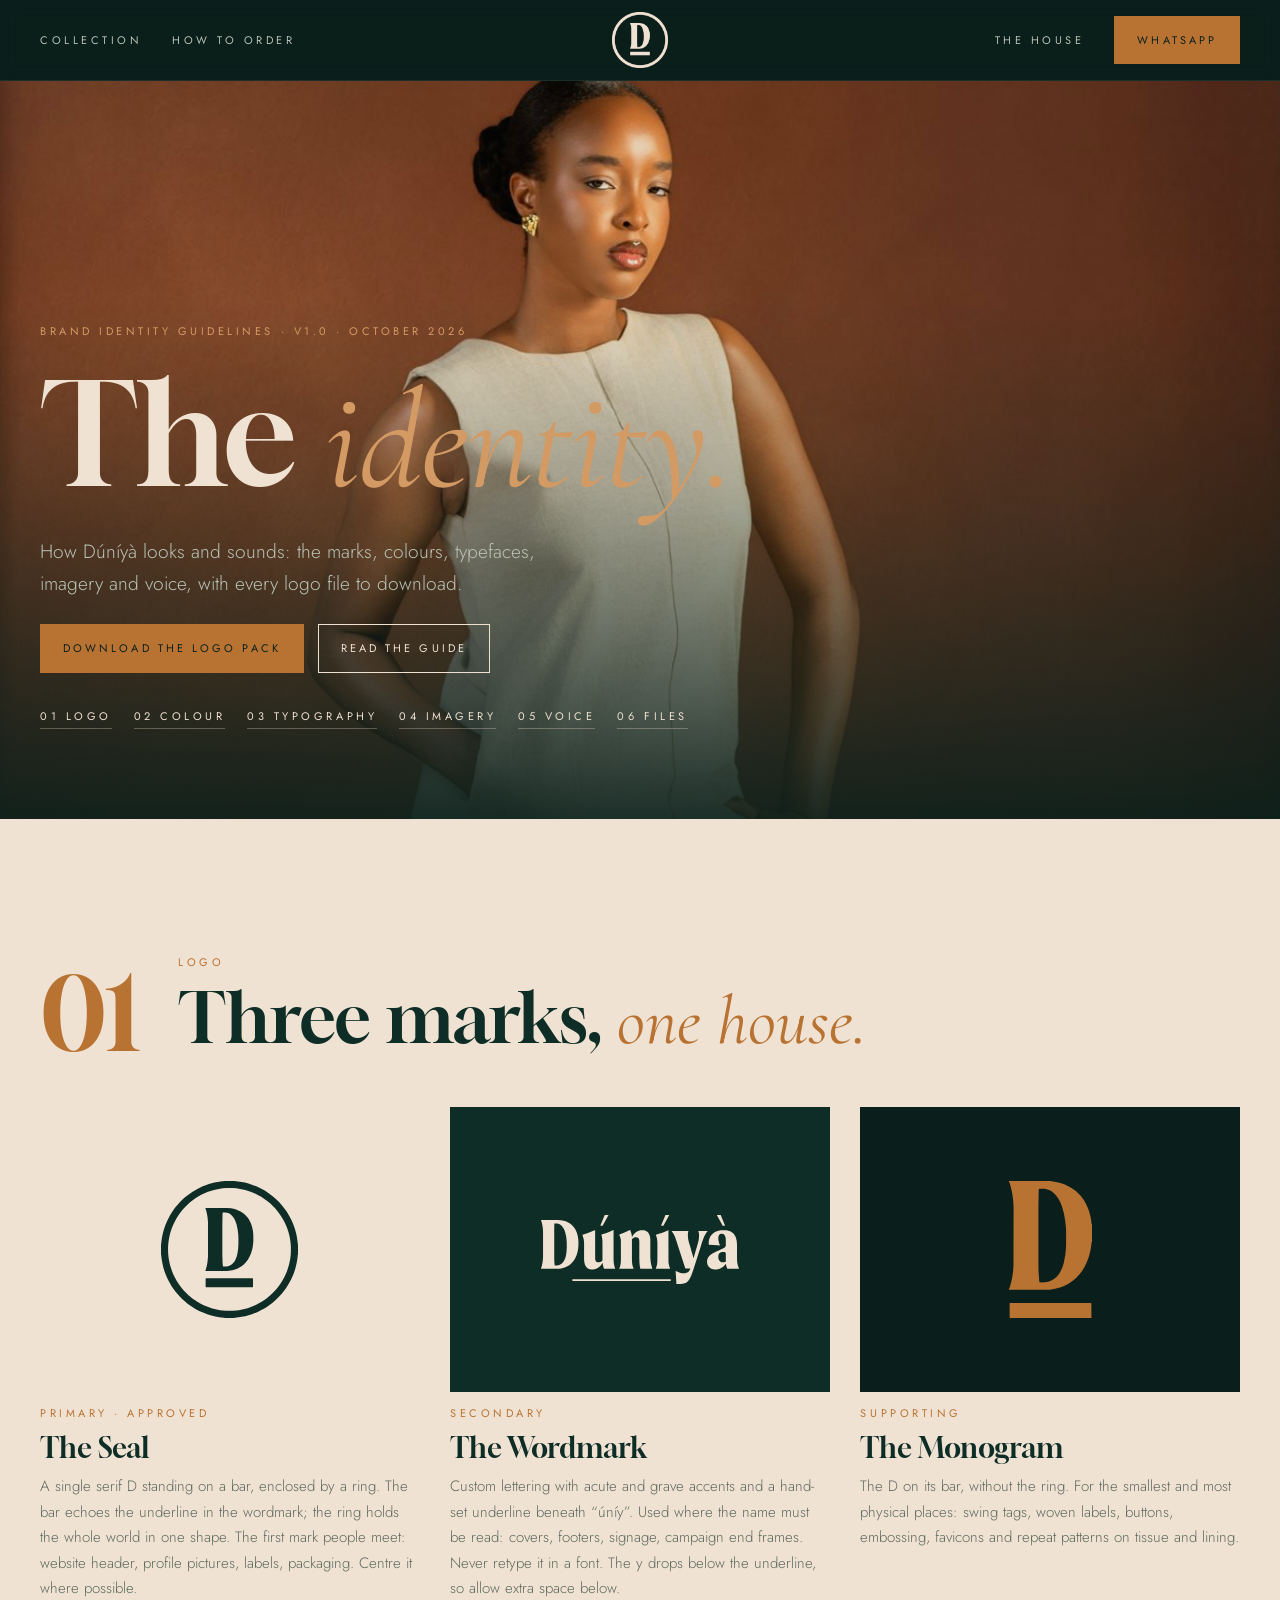
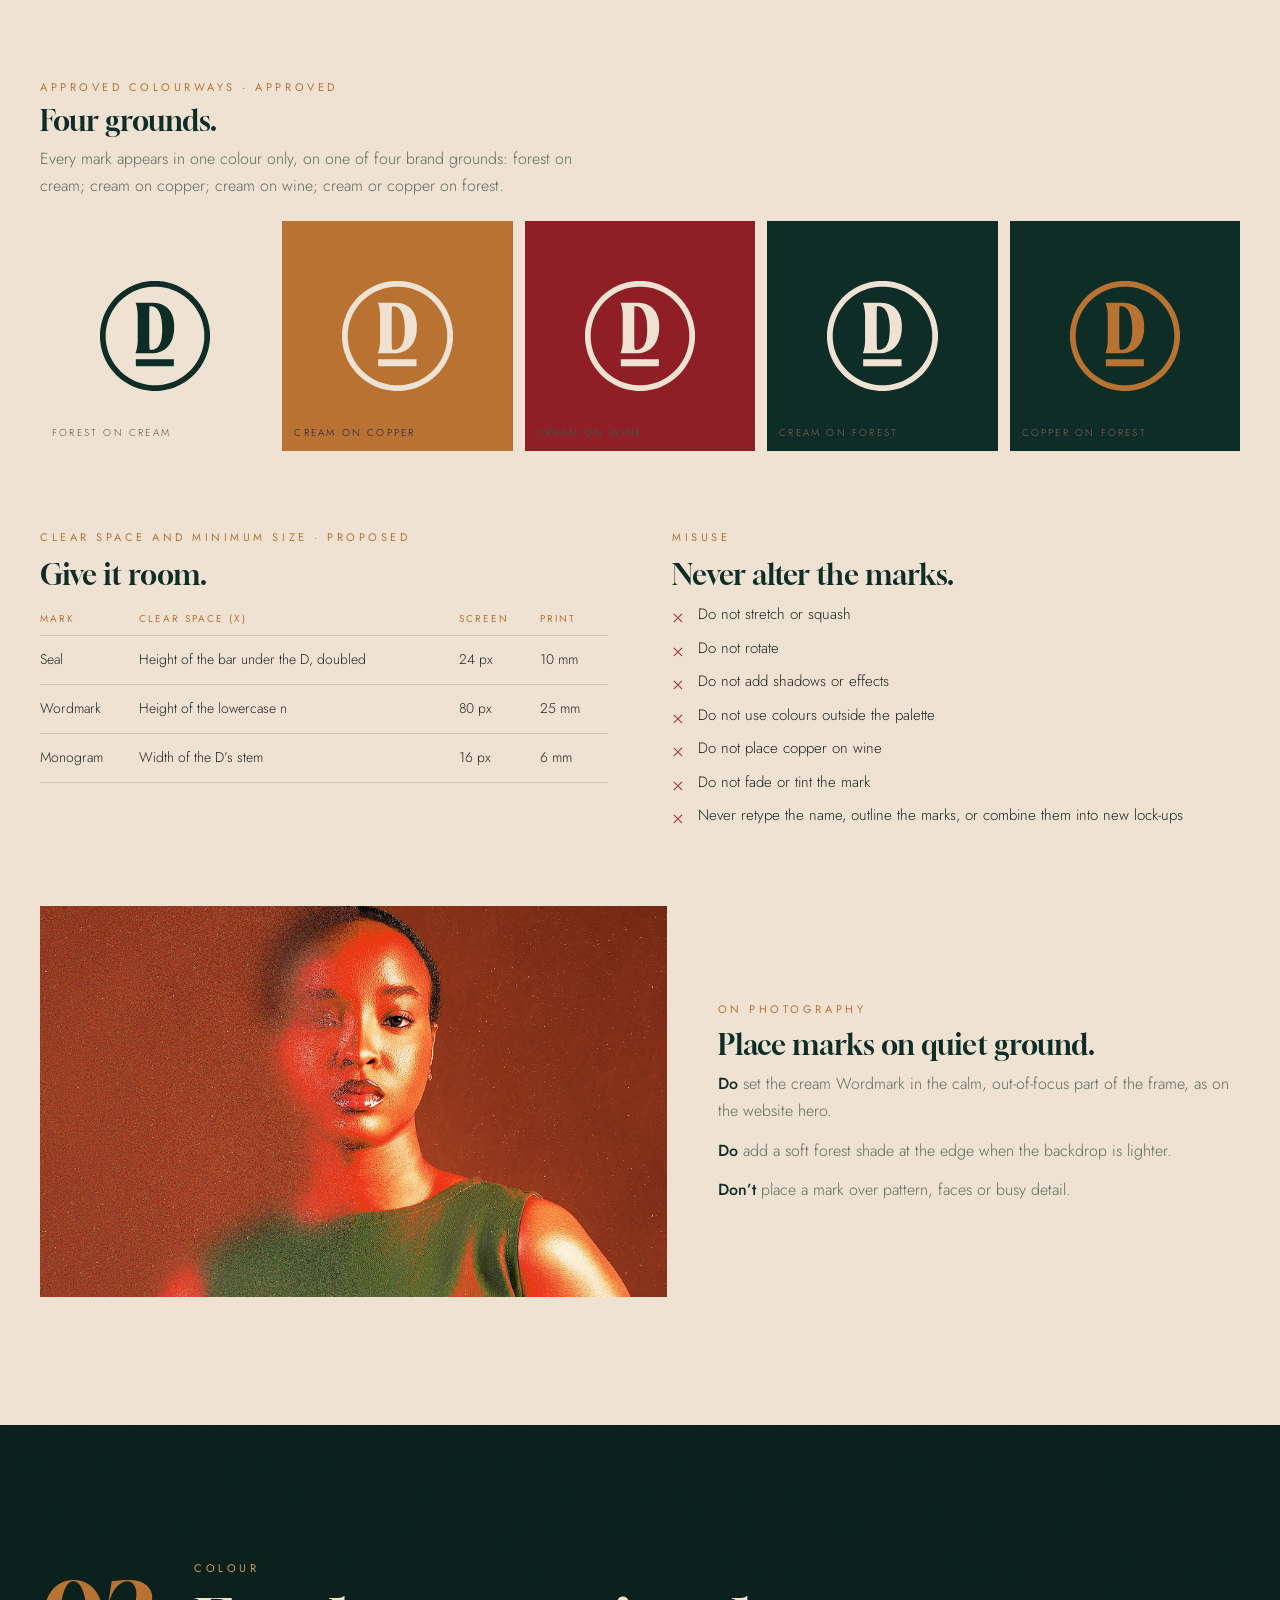
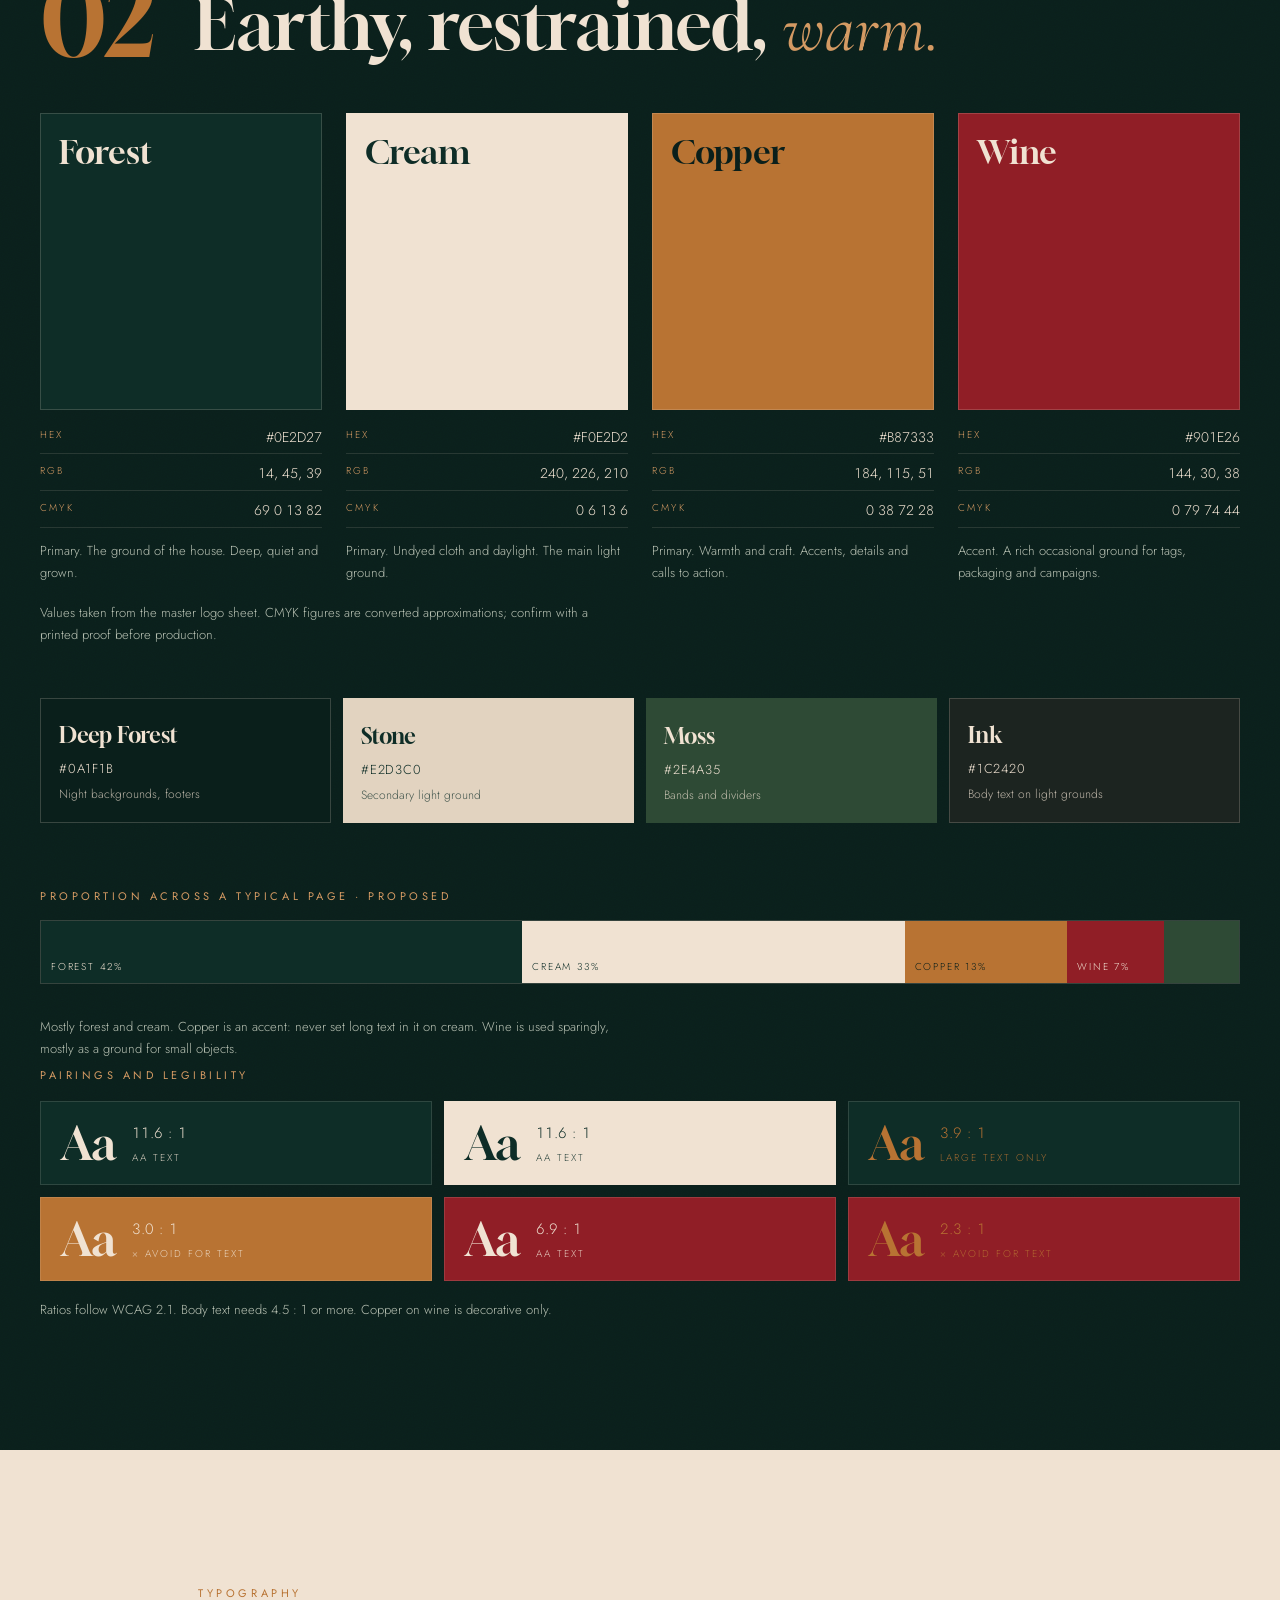
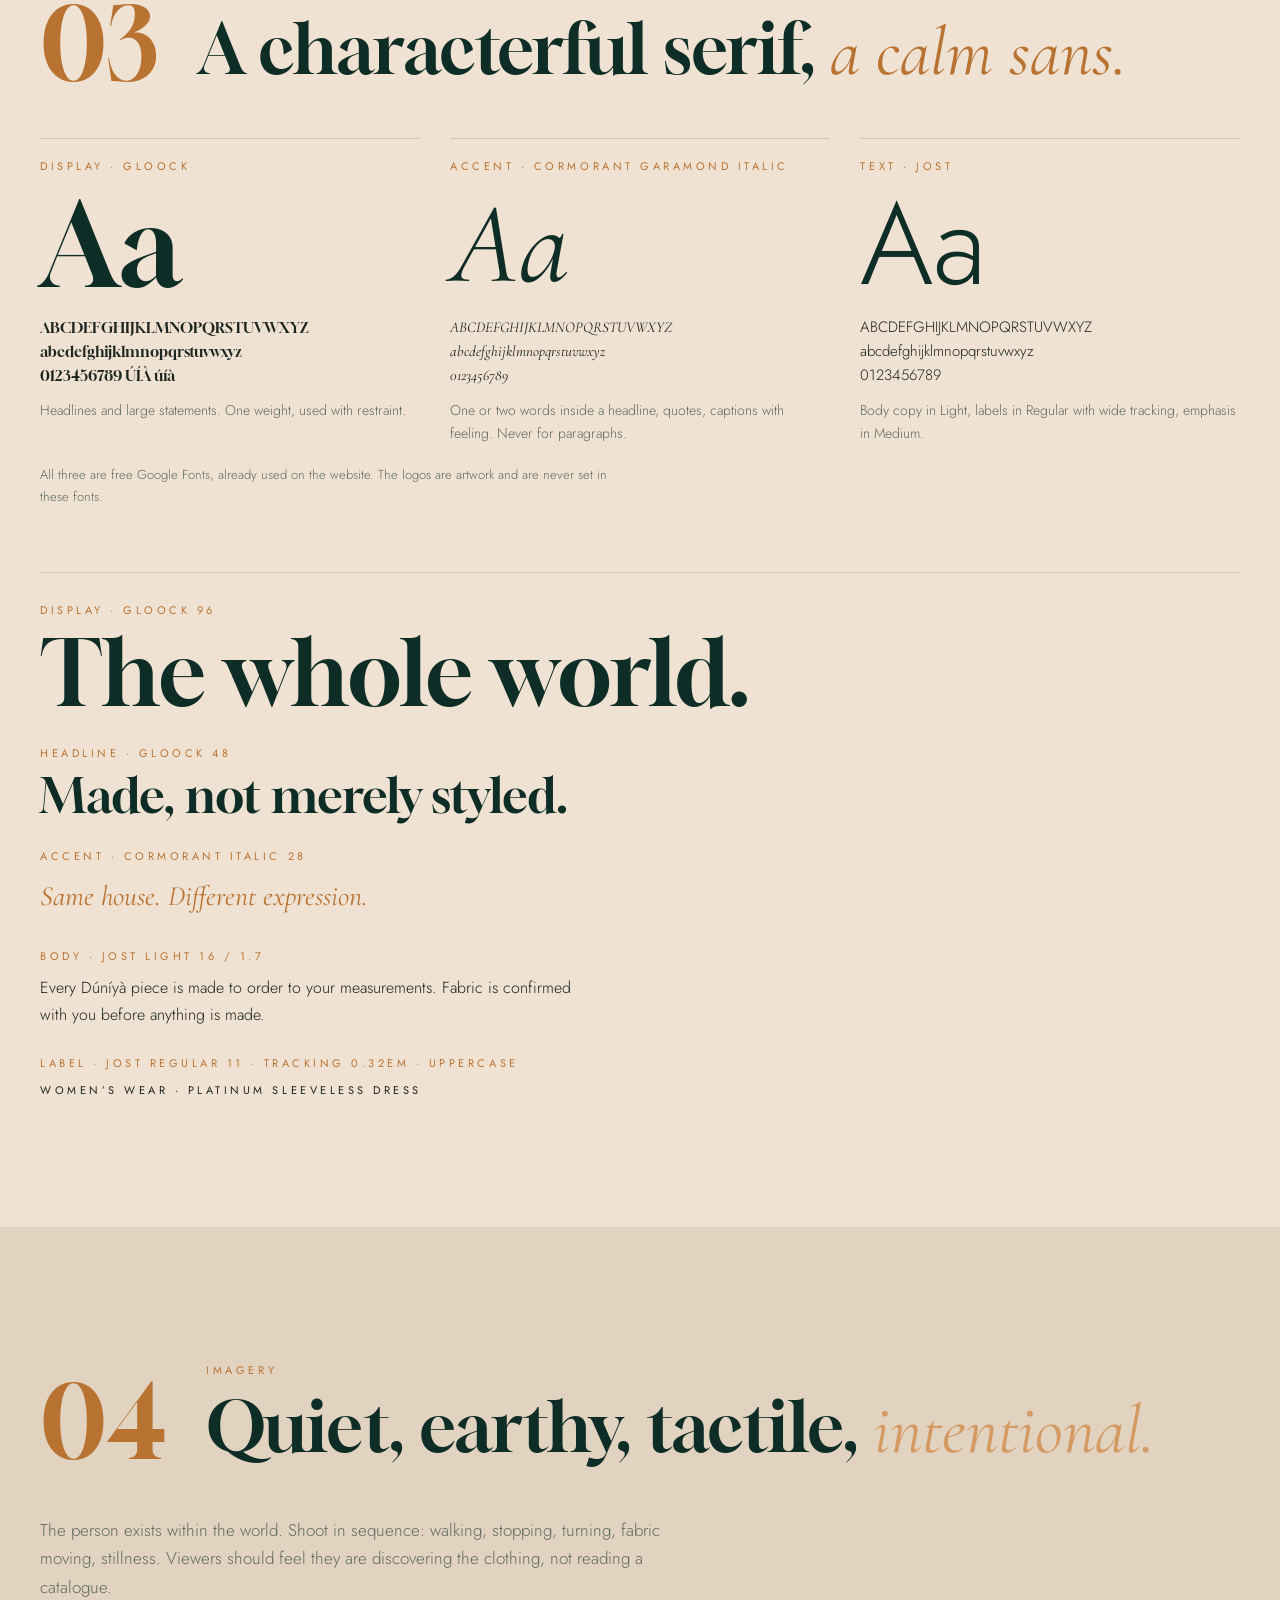
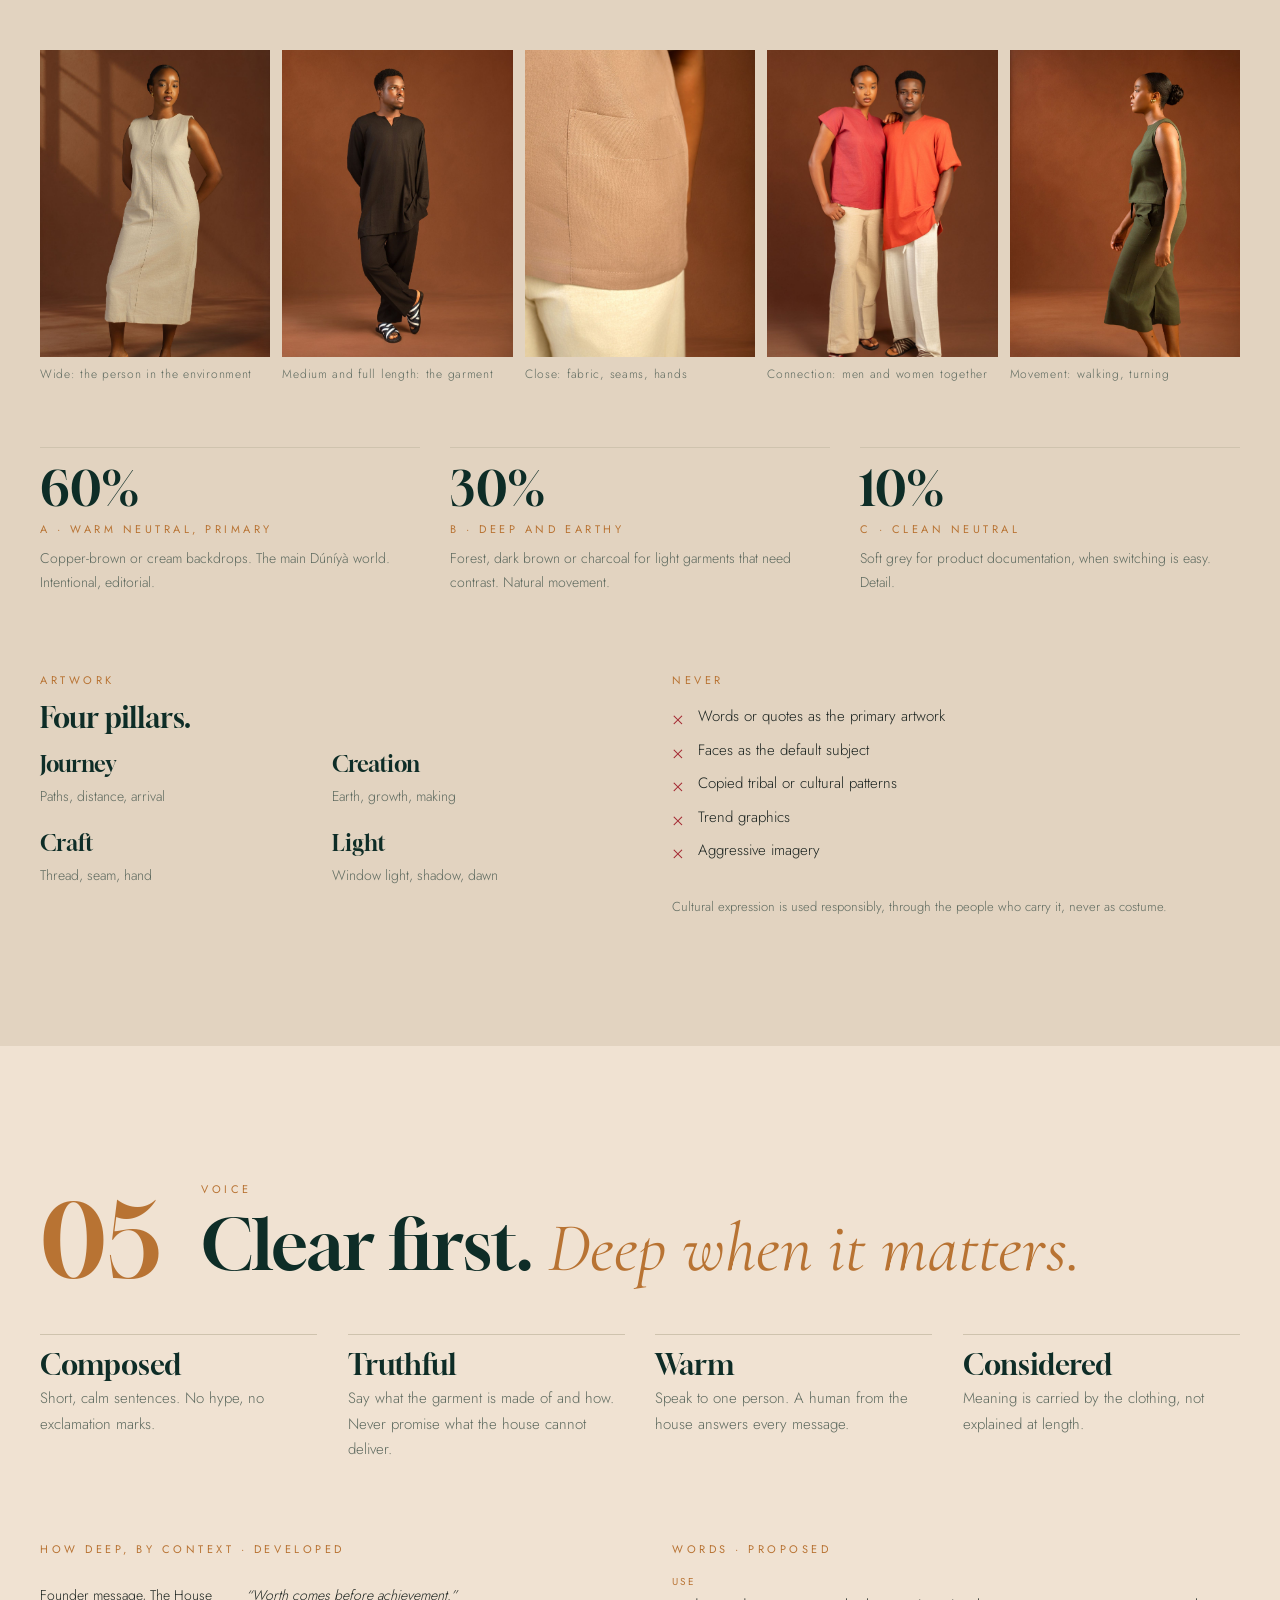
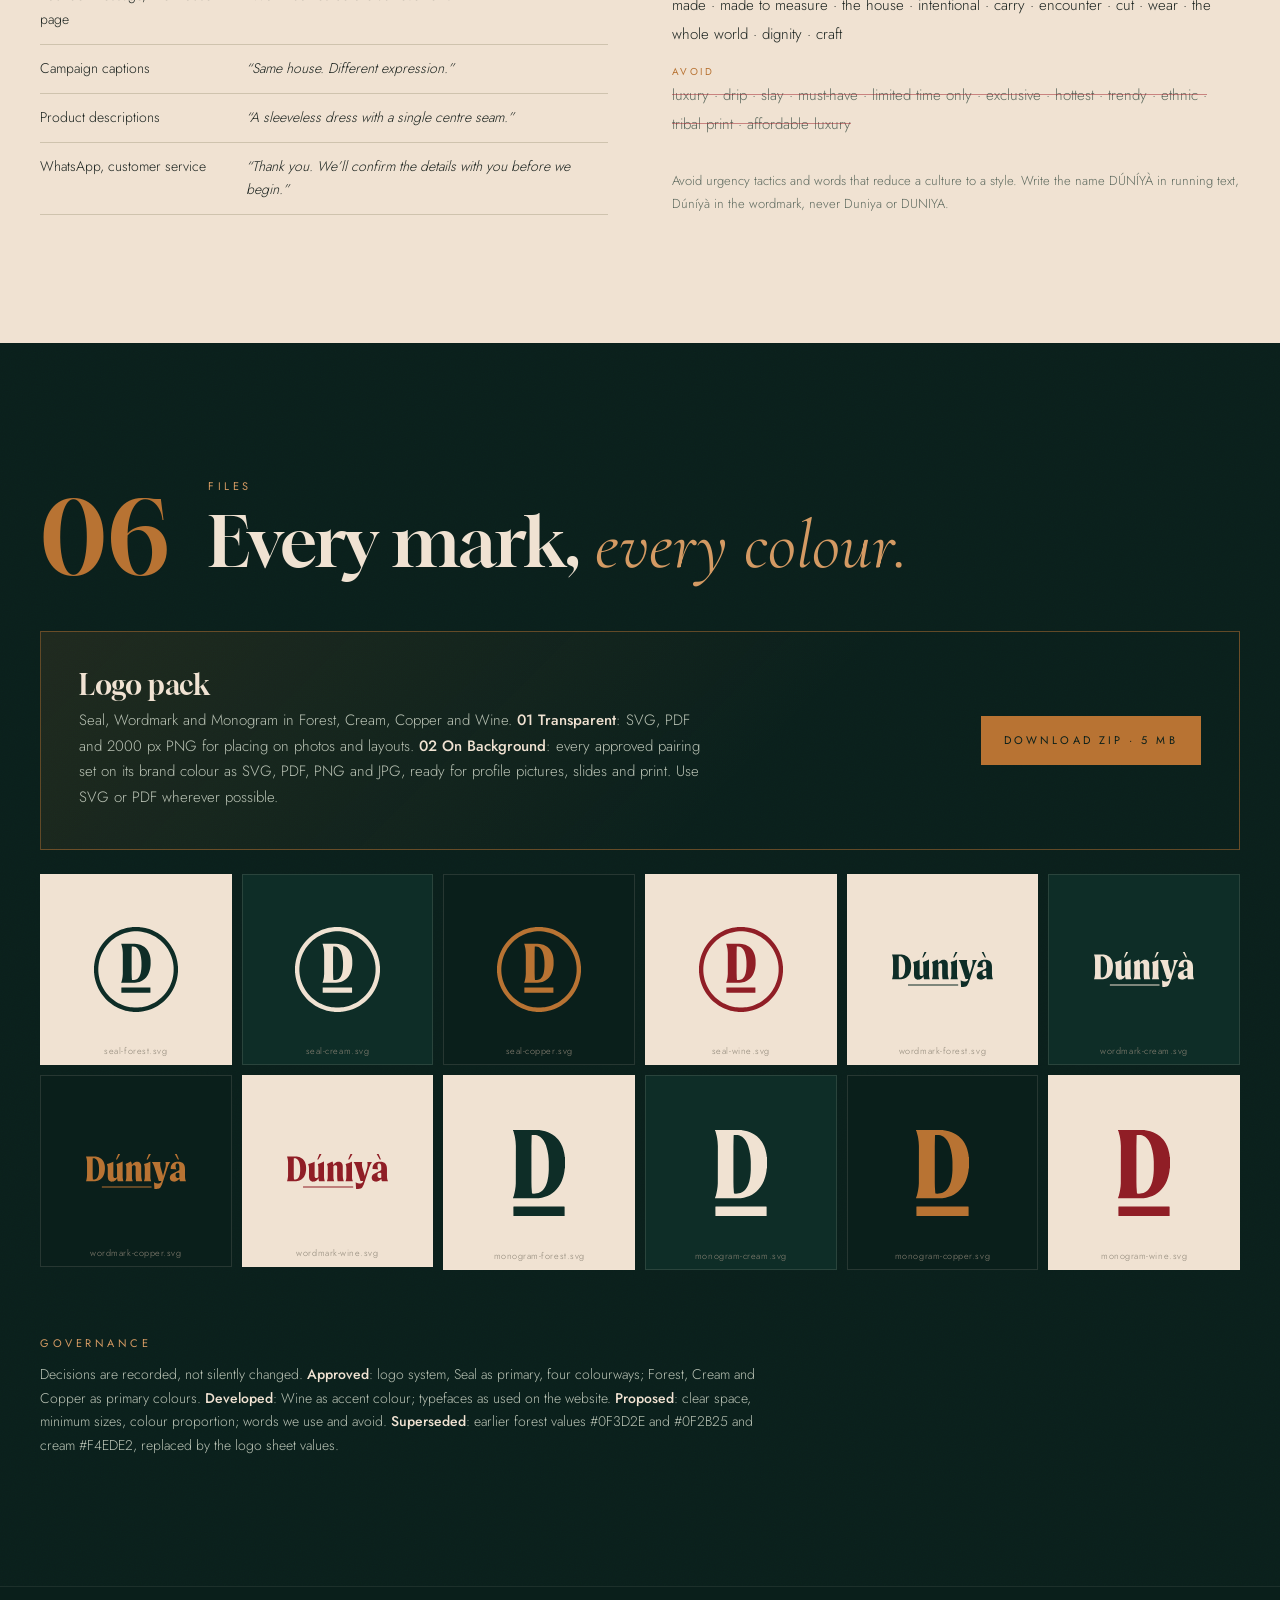
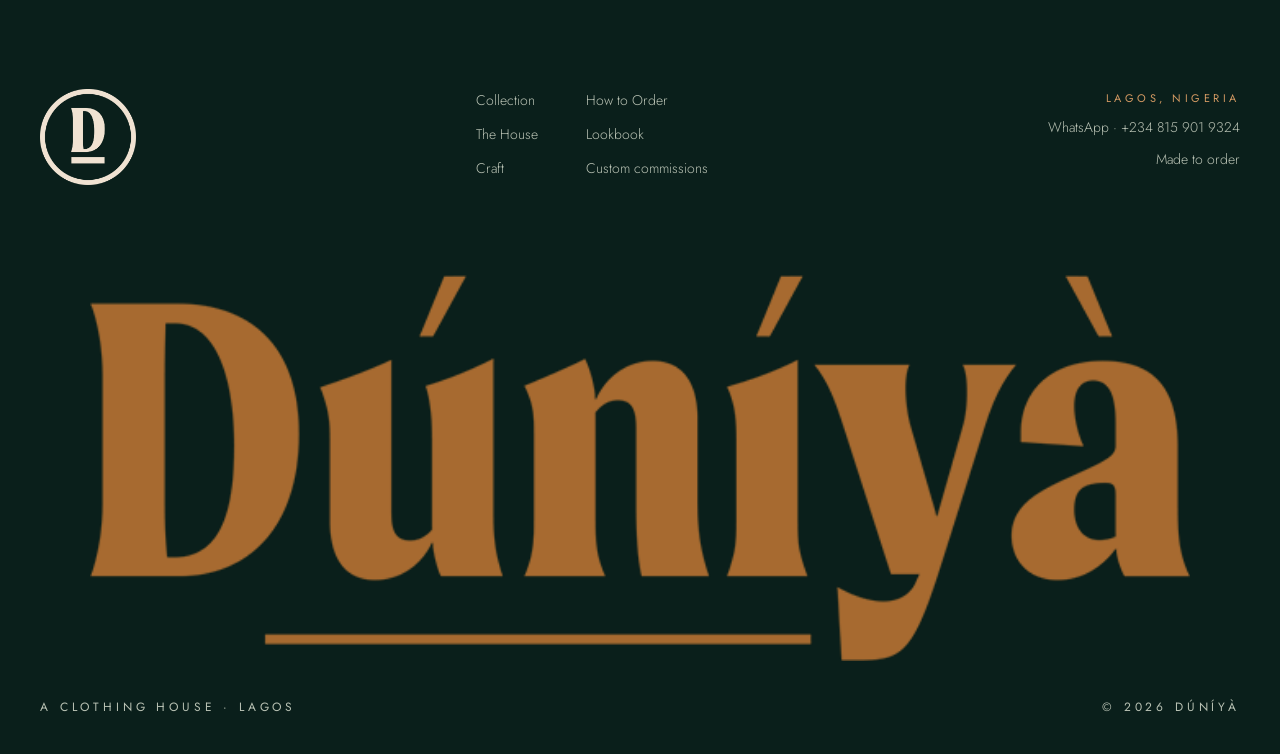
<file: brand.html>
<!doctype html>
<html lang="en">
<head>
<meta charset="utf-8">
<meta name="viewport" content="width=device-width, initial-scale=1, viewport-fit=cover">
<meta http-equiv="Content-Security-Policy" content="default-src 'self'; script-src 'self'; style-src 'self' 'unsafe-inline'; img-src 'self' data:; font-src 'self'; connect-src 'self' https://script.google.com https://script.googleusercontent.com; form-action 'self'; base-uri 'self'; object-src 'none'; upgrade-insecure-requests">
<meta name="referrer" content="strict-origin-when-cross-origin">
<meta name="robots" content="noindex, nofollow, noarchive">
<title>Brand guidelines · DÚNÍYÀ</title>
<meta name="description" content="DÚNÍYÀ brand identity guidelines and logo files.">
<meta name="theme-color" content="#0A1F1B">
<meta property="og:title" content="Brand guidelines · DÚNÍYÀ">
<meta property="og:description" content="DÚNÍYÀ brand identity guidelines and logo files.">
<meta property="og:image" content="assets/img/photos/plat3.jpg">
<link rel="icon" type="image/png" href="assets/img/logo/seal-cream.png">
<link rel="preload" href="assets/fonts/gloock-latin-400-normal.woff2" as="font" type="font/woff2" crossorigin>
<link rel="preload" href="assets/fonts/jost-latin-300-normal.woff2" as="font" type="font/woff2" crossorigin>
<link rel="stylesheet" href="assets/css/styles.css">
</head>
<body>
<header class="nav">
  <div class="wrap">
    <nav class="nav-links nav-left label" aria-label="Primary">
      <a href="collection">Collection</a>
      <a href="order">How to Order</a>
    </nav>
    <a class="brand" href="./" aria-label="Dúníyà home"><img src="assets/img/logo/seal-cream.png" alt="Dúníyà"></a>
    <div class="nav-right">
      <nav class="nav-links label" aria-label="Secondary">
        <a href="house">The House</a>
      </nav>
      <a class="btn" data-wa="general" href="order#whatsapp">WhatsApp</a>
      <button class="menu-btn" id="menuOpen" aria-label="Open menu"><span></span><span></span><span></span></button>
    </div>
  </div>
</header>

<div class="overlay" id="overlay" hidden role="dialog" aria-label="Menu">
  <div class="overlay-top">
    <img src="assets/img/logo/monogram-copper.png" alt="Dúníyà" style="width:auto">
    <button class="close" id="menuClose" aria-label="Close menu">×</button>
  </div>
  <nav>
    <a href="./">Home</a>
    <a href="collection">Collection</a>
    <a href="order">How to Order</a>
    <a href="house">The House</a>
  </nav>
  <div class="overlay-foot label"><span>Lagos, Nigeria</span><a data-wa="general" href="order#whatsapp">WhatsApp us</a></div>
</div>

<main class="brandpg">
<section class="ph ph-bleed b-hero">
  <img src="assets/img/photos/plat3.jpg" alt="" style="object-position:50% 8%">
  <div class="wrap">
    <span class="label" style="color:var(--copper-soft)">Brand identity guidelines · v1.0 · October 2026</span>
    <h1 class="ph-title">The <em>identity.</em></h1>
    <p class="ph-lede">How Dúníyà looks and sounds: the marks, colours, typefaces, imagery and voice, with every logo file to download.</p>
    <p style="display:flex;gap:14px;flex-wrap:wrap"><a class="btn" href="assets/brand/Duniya_Logo_Pack.zip" download>Download the logo pack</a><a class="btn ghost" href="#logo">Read the guide</a></p>
    <nav class="b-toc label" aria-label="Sections"><a href="#logo">01 Logo</a><a href="#colour">02 Colour</a><a href="#type">03 Typography</a><a href="#imagery">04 Imagery</a><a href="#voice">05 Voice</a><a href="#files">06 Files</a></nav>
  </div>
</section>

<section class="day sec" id="logo">
  <div class="wrap">
    <div class="b-head"><span class="b-num">01</span><div><span class="label">Logo</span><h2>Three marks, <em class="c">one house.</em></h2></div></div>
    <div class="b-marks">
      <div class="b-markcard rv"><figure class="bmark" style="background:var(--cream)"><img src="assets/brand/logos/duniya-seal-forest.svg" alt="The Seal" loading="lazy"><figcaption>The Seal</figcaption></figure><span class="label">Primary · Approved</span><h3>The Seal</h3><p>A single serif D standing on a bar, enclosed by a ring. The bar echoes the underline in the wordmark; the ring holds the whole world in one shape. The first mark people meet: website header, profile pictures, labels, packaging. Centre it where possible.</p></div>
      <div class="b-markcard rv"><figure class="bmark" style="background:var(--forest)"><img src="assets/brand/logos/duniya-wordmark-cream.svg" alt="The Wordmark" loading="lazy"><figcaption>The Wordmark</figcaption></figure><span class="label">Secondary</span><h3>The Wordmark</h3><p>Custom lettering with acute and grave accents and a hand-set underline beneath “úníy”. Used where the name must be read: covers, footers, signage, campaign end frames. Never retype it in a font. The y drops below the underline, so allow extra space below.</p></div>
      <div class="b-markcard rv"><figure class="bmark" style="background:var(--forest-deep)"><img src="assets/brand/logos/duniya-monogram-copper.svg" alt="The Monogram" loading="lazy"><figcaption>The Monogram</figcaption></figure><span class="label">Supporting</span><h3>The Monogram</h3><p>The D on its bar, without the ring. For the smallest and most physical places: swing tags, woven labels, buttons, embossing, favicons and repeat patterns on tissue and lining.</p></div>
    </div>

    <div class="b-sub rv"><span class="label">Approved colourways · Approved</span><h3>Four grounds.</h3><p>Every mark appears in one colour only, on one of four brand grounds: forest on cream; cream on copper; cream on wine; cream or copper on forest.</p></div>
    <div class="b-grounds">
      <figure class="bmark" style="background:#F0E2D2"><img src="assets/brand/logos/duniya-seal-forest.svg" alt="Forest on cream" loading="lazy"><figcaption>Forest on cream</figcaption></figure>
      <figure class="bmark" style="background:#B87333"><img src="assets/brand/logos/duniya-seal-cream.svg" alt="Cream on copper" loading="lazy"><figcaption>Cream on copper</figcaption></figure>
      <figure class="bmark" style="background:#901E26"><img src="assets/brand/logos/duniya-seal-cream.svg" alt="Cream on wine" loading="lazy"><figcaption>Cream on wine</figcaption></figure>
      <figure class="bmark" style="background:#0E2D27"><img src="assets/brand/logos/duniya-seal-cream.svg" alt="Cream on forest" loading="lazy"><figcaption>Cream on forest</figcaption></figure>
      <figure class="bmark" style="background:#0E2D27"><img src="assets/brand/logos/duniya-seal-copper.svg" alt="Copper on forest" loading="lazy"><figcaption>Copper on forest</figcaption></figure>
    </div>

    <div class="b-two">
      <div class="rv"><span class="label">Clear space and minimum size · Proposed</span><h3>Give it room.</h3>
        <table class="b-table"><thead><tr><th>Mark</th><th>Clear space (x)</th><th>Screen</th><th>Print</th></tr></thead><tbody>
          <tr><td>Seal</td><td>Height of the bar under the D, doubled</td><td>24 px</td><td>10 mm</td></tr>
          <tr><td>Wordmark</td><td>Height of the lowercase n</td><td>80 px</td><td>25 mm</td></tr>
          <tr><td>Monogram</td><td>Width of the D’s stem</td><td>16 px</td><td>6 mm</td></tr>
        </tbody></table></div>
      <div class="rv"><span class="label">Misuse</span><h3>Never alter the marks.</h3>
        <ul class="b-never"><li>Do not stretch or squash</li><li>Do not rotate</li><li>Do not add shadows or effects</li><li>Do not use colours outside the palette</li><li>Do not place copper on wine</li><li>Do not fade or tint the mark</li><li>Never retype the name, outline the marks, or combine them into new lock-ups</li></ul></div>
    </div>
    <div class="b-photo rv">
      <img src="assets/img/photos/hero.jpg" alt="The cream wordmark set in the calm, out-of-focus part of the home page photograph" loading="lazy">
      <div><span class="label">On photography</span><h3>Place marks on quiet ground.</h3>
        <p><b>Do</b> set the cream Wordmark in the calm, out-of-focus part of the frame, as on the website hero.</p>
        <p><b>Do</b> add a soft forest shade at the edge when the backdrop is lighter.</p>
        <p><b>Don’t</b> place a mark over pattern, faces or busy detail.</p></div>
    </div>
  </div>
</section>

<section class="night sec grain" id="colour">
  <div class="wrap">
    <div class="b-head"><span class="b-num">02</span><div><span class="label">Colour</span><h2>Earthy, restrained, <em class="c">warm.</em></h2></div></div>
    <div class="b-swatches">
      <div class="bsw rv"><button class="bsw-chip" type="button" data-copy="#0E2D27" style="background:#0E2D27;color:#F0E2D2" aria-label="Copy Forest #0E2D27"><span>Forest</span><span class="bsw-copy">Copy</span></button>
      <dl><div><dt>HEX</dt><dd>#0E2D27</dd></div><div><dt>RGB</dt><dd>14, 45, 39</dd></div><div><dt>CMYK</dt><dd>69 0 13 82</dd></div></dl><p>Primary. The ground of the house. Deep, quiet and grown.</p></div>
      <div class="bsw rv"><button class="bsw-chip" type="button" data-copy="#F0E2D2" style="background:#F0E2D2;color:#0E2D27" aria-label="Copy Cream #F0E2D2"><span>Cream</span><span class="bsw-copy">Copy</span></button>
      <dl><div><dt>HEX</dt><dd>#F0E2D2</dd></div><div><dt>RGB</dt><dd>240, 226, 210</dd></div><div><dt>CMYK</dt><dd>0 6 13 6</dd></div></dl><p>Primary. Undyed cloth and daylight. The main light ground.</p></div>
      <div class="bsw rv"><button class="bsw-chip" type="button" data-copy="#B87333" style="background:#B87333;color:#0A1F1B" aria-label="Copy Copper #B87333"><span>Copper</span><span class="bsw-copy">Copy</span></button>
      <dl><div><dt>HEX</dt><dd>#B87333</dd></div><div><dt>RGB</dt><dd>184, 115, 51</dd></div><div><dt>CMYK</dt><dd>0 38 72 28</dd></div></dl><p>Primary. Warmth and craft. Accents, details and calls to action.</p></div>
      <div class="bsw rv"><button class="bsw-chip" type="button" data-copy="#901E26" style="background:#901E26;color:#F0E2D2" aria-label="Copy Wine #901E26"><span>Wine</span><span class="bsw-copy">Copy</span></button>
      <dl><div><dt>HEX</dt><dd>#901E26</dd></div><div><dt>RGB</dt><dd>144, 30, 38</dd></div><div><dt>CMYK</dt><dd>0 79 74 44</dd></div></dl><p>Accent. A rich occasional ground for tags, packaging and campaigns.</p></div>
    </div>
    <p class="b-note">Values taken from the master logo sheet. CMYK figures are converted approximations; confirm with a printed proof before production.</p>
    <div class="b-support">
      <button type="button" data-copy="#0A1F1B" style="background:#0A1F1B;color:#F0E2D2;border:1px solid rgba(240,226,210,.2)"><b>Deep Forest</b><span>#0A1F1B</span><i>Night backgrounds, footers</i></button>
      <button type="button" data-copy="#E2D3C0" style="background:#E2D3C0;color:#0E2D27"><b>Stone</b><span>#E2D3C0</span><i>Secondary light ground</i></button>
      <button type="button" data-copy="#2E4A35" style="background:#2E4A35;color:#F0E2D2"><b>Moss</b><span>#2E4A35</span><i>Bands and dividers</i></button>
      <button type="button" data-copy="#1C2420" style="background:#1C2420;color:#F0E2D2;border:1px solid rgba(240,226,210,.2)"><b>Ink</b><span>#1C2420</span><i>Body text on light grounds</i></button>
    </div>
    <div class="b-prop rv"><span class="label">Proportion across a typical page · Proposed</span>
      <div class="b-bar"><span style="flex:42;background:#0E2D27">Forest 42%</span><span style="flex:33;background:#F0E2D2;color:#0E2D27">Cream 33%</span><span style="flex:13;background:#B87333;color:#0A1F1B">Copper 13%</span><span style="flex:7;background:#901E26">Wine 7%</span><span style="flex:5;background:#2E4A35"></span></div>
      <p class="b-note">Mostly forest and cream. Copper is an accent: never set long text in it on cream. Wine is used sparingly, mostly as a ground for small objects.</p></div>
    <div class="rv"><span class="label">Pairings and legibility</span>
      <div class="b-pairs">
        <div class="bpair" style="background:#0E2D27;color:#F0E2D2"><span class="aa">Aa</span><span class="bp-r">11.6 : 1</span><span class="bp-v">AA text</span></div>
        <div class="bpair" style="background:#F0E2D2;color:#0E2D27"><span class="aa">Aa</span><span class="bp-r">11.6 : 1</span><span class="bp-v">AA text</span></div>
        <div class="bpair" style="background:#0E2D27;color:#B87333"><span class="aa">Aa</span><span class="bp-r">3.9 : 1</span><span class="bp-v">Large text only</span></div>
        <div class="bpair no" style="background:#B87333;color:#F0E2D2"><span class="aa">Aa</span><span class="bp-r">3.0 : 1</span><span class="bp-v">Avoid for text</span></div>
        <div class="bpair" style="background:#901E26;color:#F0E2D2"><span class="aa">Aa</span><span class="bp-r">6.9 : 1</span><span class="bp-v">AA text</span></div>
        <div class="bpair no" style="background:#901E26;color:#B87333"><span class="aa">Aa</span><span class="bp-r">2.3 : 1</span><span class="bp-v">Avoid for text</span></div>
      </div>
      <p class="b-note">Ratios follow WCAG 2.1. Body text needs 4.5 : 1 or more. Copper on wine is decorative only.</p></div>
  </div>
</section>

<section class="day sec" id="type">
  <div class="wrap">
    <div class="b-head"><span class="b-num">03</span><div><span class="label">Typography</span><h2>A characterful serif, <em class="c">a calm sans.</em></h2></div></div>
    <div class="b-faces">
      <div class="b-face rv"><span class="label">Display · Gloock</span><span class="b-aa" style="font-family:var(--display)">Aa</span><p class="b-set" style="font-family:var(--display)">ABCDEFGHIJKLMNOPQRSTUVWXYZ<br>abcdefghijklmnopqrstuvwxyz<br>0123456789 ÚÍÀ úíà</p><p>Headlines and large statements. One weight, used with restraint.</p></div>
      <div class="b-face rv"><span class="label">Accent · Cormorant Garamond Italic</span><span class="b-aa" style="font-family:var(--script);font-style:italic">Aa</span><p class="b-set" style="font-family:var(--script);font-style:italic">ABCDEFGHIJKLMNOPQRSTUVWXYZ<br>abcdefghijklmnopqrstuvwxyz<br>0123456789</p><p>One or two words inside a headline, quotes, captions with feeling. Never for paragraphs.</p></div>
      <div class="b-face rv"><span class="label">Text · Jost</span><span class="b-aa" style="font-family:var(--body);font-weight:300">Aa</span><p class="b-set" style="font-family:var(--body);font-weight:300">ABCDEFGHIJKLMNOPQRSTUVWXYZ<br>abcdefghijklmnopqrstuvwxyz<br>0123456789</p><p>Body copy in Light, labels in Regular with wide tracking, emphasis in Medium.</p></div>
    </div>
    <p class="b-note dark">All three are free Google Fonts, already used on the website. The logos are artwork and are never set in these fonts.</p>
    <div class="b-hier rv">
      <div><span class="label">Display · Gloock 96</span><p style="font-family:var(--display);font-size:clamp(48px,7vw,96px);line-height:1;color:var(--forest)">The whole world.</p></div>
      <div><span class="label">Headline · Gloock 48</span><p style="font-family:var(--display);font-size:clamp(30px,4vw,48px);line-height:1.05;color:var(--forest)">Made, not merely styled.</p></div>
      <div><span class="label">Accent · Cormorant Italic 28</span><p style="font-family:var(--script);font-style:italic;font-size:28px;color:var(--copper)">Same house. Different expression.</p></div>
      <div><span class="label">Body · Jost Light 16 / 1.7</span><p style="font-weight:300;font-size:16px;line-height:1.7;max-width:60ch">Every Dúníyà piece is made to order to your measurements. Fabric is confirmed with you before anything is made.</p></div>
      <div><span class="label">Label · Jost Regular 11 · tracking 0.32em · uppercase</span><p class="label" style="letter-spacing:.32em;color:var(--ink)">Women’s Wear · Platinum Sleeveless Dress</p></div>
    </div>
  </div>
</section>

<section class="stone sec" id="imagery">
  <div class="wrap">
    <div class="b-head"><span class="b-num">04</span><div><span class="label">Imagery</span><h2>Quiet, earthy, tactile, <em class="c">intentional.</em></h2></div></div>
    <p class="b-lede">The person exists within the world. Shoot in sequence: walking, stopping, turning, fabric moving, stillness. Viewers should feel they are discovering the clothing, not reading a catalogue.</p>
    <div class="b-shots">
      <figure class="rv"><img src="assets/img/photos/plat1.jpg" alt="Model in the platinum dress in slanted window light" loading="lazy"><figcaption class="cap">Wide: the person in the environment</figcaption></figure>
      <figure class="rv"><img src="assets/img/photos/onyx.jpg" alt="Man in the black notch-neck two-piece, full length" loading="lazy"><figcaption class="cap">Medium and full length: the garment</figcaption></figure>
      <figure class="rv"><img src="assets/img/photos/cafe_pocket.jpg" alt="Close-up of a patch pocket" loading="lazy"><figcaption class="cap">Close: fabric, seams, hands</figcaption></figure>
      <figure class="rv"><img src="assets/img/photos/pair.jpg" alt="A woman and a man standing together" loading="lazy"><figcaption class="cap">Connection: men and women together</figcaption></figure>
      <figure class="rv"><img src="assets/img/photos/moss.jpg" alt="Model walking in the moss-green two-piece" loading="lazy"><figcaption class="cap">Movement: walking, turning</figcaption></figure>
    </div>
    <div class="b-env">
      <div class="rv"><span class="b-pct">60%</span><span class="label">A · Warm neutral, primary</span><p>Copper-brown or cream backdrops. The main Dúníyà world. Intentional, editorial.</p></div>
      <div class="rv"><span class="b-pct">30%</span><span class="label">B · Deep and earthy</span><p>Forest, dark brown or charcoal for light garments that need contrast. Natural movement.</p></div>
      <div class="rv"><span class="b-pct">10%</span><span class="label">C · Clean neutral</span><p>Soft grey for product documentation, when switching is easy. Detail.</p></div>
    </div>
    <div class="b-two">
      <div class="rv"><span class="label">Artwork</span><h3>Four pillars.</h3><ul class="b-pillars"><li><b>Journey</b>Paths, distance, arrival</li><li><b>Creation</b>Earth, growth, making</li><li><b>Craft</b>Thread, seam, hand</li><li><b>Light</b>Window light, shadow, dawn</li></ul></div>
      <div class="rv"><span class="label">Never</span><ul class="b-never"><li>Words or quotes as the primary artwork</li><li>Faces as the default subject</li><li>Copied tribal or cultural patterns</li><li>Trend graphics</li><li>Aggressive imagery</li></ul><p class="b-note dark">Cultural expression is used responsibly, through the people who carry it, never as costume.</p></div>
    </div>
  </div>
</section>

<section class="day sec" id="voice">
  <div class="wrap">
    <div class="b-head"><span class="b-num">05</span><div><span class="label">Voice</span><h2>Clear first. <em class="c">Deep when it matters.</em></h2></div></div>
    <div class="b-tones">
      <div class="rv"><h3>Composed</h3><p>Short, calm sentences. No hype, no exclamation marks.</p></div>
      <div class="rv"><h3>Truthful</h3><p>Say what the garment is made of and how. Never promise what the house cannot deliver.</p></div>
      <div class="rv"><h3>Warm</h3><p>Speak to one person. A human from the house answers every message.</p></div>
      <div class="rv"><h3>Considered</h3><p>Meaning is carried by the clothing, not explained at length.</p></div>
    </div>
    <div class="b-two">
      <div class="rv"><span class="label">How deep, by context · Developed</span>
        <table class="b-table"><tbody>
          <tr><td>Founder message, The House page</td><td><i>“Worth comes before achievement.”</i></td></tr>
          <tr><td>Campaign captions</td><td><i>“Same house. Different expression.”</i></td></tr>
          <tr><td>Product descriptions</td><td><i>“A sleeveless dress with a single centre seam.”</i></td></tr>
          <tr><td>WhatsApp, customer service</td><td><i>“Thank you. We’ll confirm the details with you before we begin.”</i></td></tr>
        </tbody></table></div>
      <div class="rv"><span class="label">Words · Proposed</span>
        <p class="b-words"><b>Use</b> made · made to measure · the house · intentional · carry · encounter · cut · wear · the whole world · dignity · craft</p>
        <p class="b-words no"><b>Avoid</b> <span>luxury · drip · slay · must-have · limited time only · exclusive · hottest · trendy · ethnic · tribal print · affordable luxury</span></p>
        <p class="b-note dark">Avoid urgency tactics and words that reduce a culture to a style. Write the name DÚNÍYÀ in running text, Dúníyà in the wordmark, never Duniya or DUNIYA.</p></div>
    </div>
  </div>
</section>

<section class="night sec grain" id="files">
  <div class="wrap">
    <div class="b-head"><span class="b-num">06</span><div><span class="label">Files</span><h2>Every mark, <em class="c">every colour.</em></h2></div></div>
    <div class="b-dl rv">
      <div><h3>Logo pack</h3><p>Seal, Wordmark and Monogram in Forest, Cream, Copper and Wine. <b>01 Transparent</b>: SVG, PDF and 2000 px PNG for placing on photos and layouts. <b>02 On Background</b>: every approved pairing set on its brand colour as SVG, PDF, PNG and JPG, ready for profile pictures, slides and print. Use SVG or PDF wherever possible.</p></div>
      <a class="btn" href="assets/brand/Duniya_Logo_Pack.zip" download>Download ZIP · 5 MB</a>
    </div>
    <div class="b-files">
      <a class="b-file" href="assets/brand/logos/duniya-seal-forest.svg" download style="background:#F0E2D2"><img src="assets/brand/logos/duniya-seal-forest.svg" alt="" loading="lazy"><span>seal-forest.svg</span></a><a class="b-file" href="assets/brand/logos/duniya-seal-cream.svg" download style="background:#0E2D27"><img src="assets/brand/logos/duniya-seal-cream.svg" alt="" loading="lazy"><span>seal-cream.svg</span></a><a class="b-file" href="assets/brand/logos/duniya-seal-copper.svg" download style="background:#0A1F1B"><img src="assets/brand/logos/duniya-seal-copper.svg" alt="" loading="lazy"><span>seal-copper.svg</span></a><a class="b-file" href="assets/brand/logos/duniya-seal-wine.svg" download style="background:#F0E2D2"><img src="assets/brand/logos/duniya-seal-wine.svg" alt="" loading="lazy"><span>seal-wine.svg</span></a><a class="b-file" href="assets/brand/logos/duniya-wordmark-forest.svg" download style="background:#F0E2D2"><img src="assets/brand/logos/duniya-wordmark-forest.svg" alt="" loading="lazy"><span>wordmark-forest.svg</span></a><a class="b-file" href="assets/brand/logos/duniya-wordmark-cream.svg" download style="background:#0E2D27"><img src="assets/brand/logos/duniya-wordmark-cream.svg" alt="" loading="lazy"><span>wordmark-cream.svg</span></a><a class="b-file" href="assets/brand/logos/duniya-wordmark-copper.svg" download style="background:#0A1F1B"><img src="assets/brand/logos/duniya-wordmark-copper.svg" alt="" loading="lazy"><span>wordmark-copper.svg</span></a><a class="b-file" href="assets/brand/logos/duniya-wordmark-wine.svg" download style="background:#F0E2D2"><img src="assets/brand/logos/duniya-wordmark-wine.svg" alt="" loading="lazy"><span>wordmark-wine.svg</span></a><a class="b-file" href="assets/brand/logos/duniya-monogram-forest.svg" download style="background:#F0E2D2"><img src="assets/brand/logos/duniya-monogram-forest.svg" alt="" loading="lazy"><span>monogram-forest.svg</span></a><a class="b-file" href="assets/brand/logos/duniya-monogram-cream.svg" download style="background:#0E2D27"><img src="assets/brand/logos/duniya-monogram-cream.svg" alt="" loading="lazy"><span>monogram-cream.svg</span></a><a class="b-file" href="assets/brand/logos/duniya-monogram-copper.svg" download style="background:#0A1F1B"><img src="assets/brand/logos/duniya-monogram-copper.svg" alt="" loading="lazy"><span>monogram-copper.svg</span></a><a class="b-file" href="assets/brand/logos/duniya-monogram-wine.svg" download style="background:#F0E2D2"><img src="assets/brand/logos/duniya-monogram-wine.svg" alt="" loading="lazy"><span>monogram-wine.svg</span></a>
    </div>
    <div class="b-gov rv"><span class="label">Governance</span><p>Decisions are recorded, not silently changed. <b>Approved</b>: logo system, Seal as primary, four colourways; Forest, Cream and Copper as primary colours. <b>Developed</b>: Wine as accent colour; typefaces as used on the website. <b>Proposed</b>: clear space, minimum sizes, colour proportion; words we use and avoid. <b>Superseded</b>: earlier forest values #0F3D2E and #0F2B25 and cream #F4EDE2, replaced by the logo sheet values.</p></div>
    <p class="toast" id="toast" aria-live="polite"></p>
  </div>
</section>
</main>
<footer>
  <div class="wrap">
    <div class="foot-top">
      <img class="seal" src="assets/img/logo/seal-cream.png" alt="">
      <nav class="foot-nav" aria-label="Footer">
        <a href="collection">Collection</a><a href="order">How to Order</a>
        <a href="house">The House</a><a href="lookbook">Lookbook</a>
        <a href="craft">Craft</a><a href="collection#custom-commissions">Custom commissions</a>
      </nav>
      <div class="foot-contact">
        <span class="label" style="color:var(--copper-soft)">Lagos, Nigeria</span>
        <a data-wa="general" href="order#whatsapp">WhatsApp · +234 815 901 9324</a>
        <span>Made to order</span>
      </div>
    </div>
    <img class="foot-wm" src="assets/img/logo/wordmark-copper.png" alt="Dúníyà">
    <div class="foot-row label">
      <span>A clothing house · Lagos</span>
      <span>© 2026 DÚNÍYÀ</span>
    </div>
  </div>
</footer>
<script src="assets/js/main.js"></script>
</body>
</html>
</file>
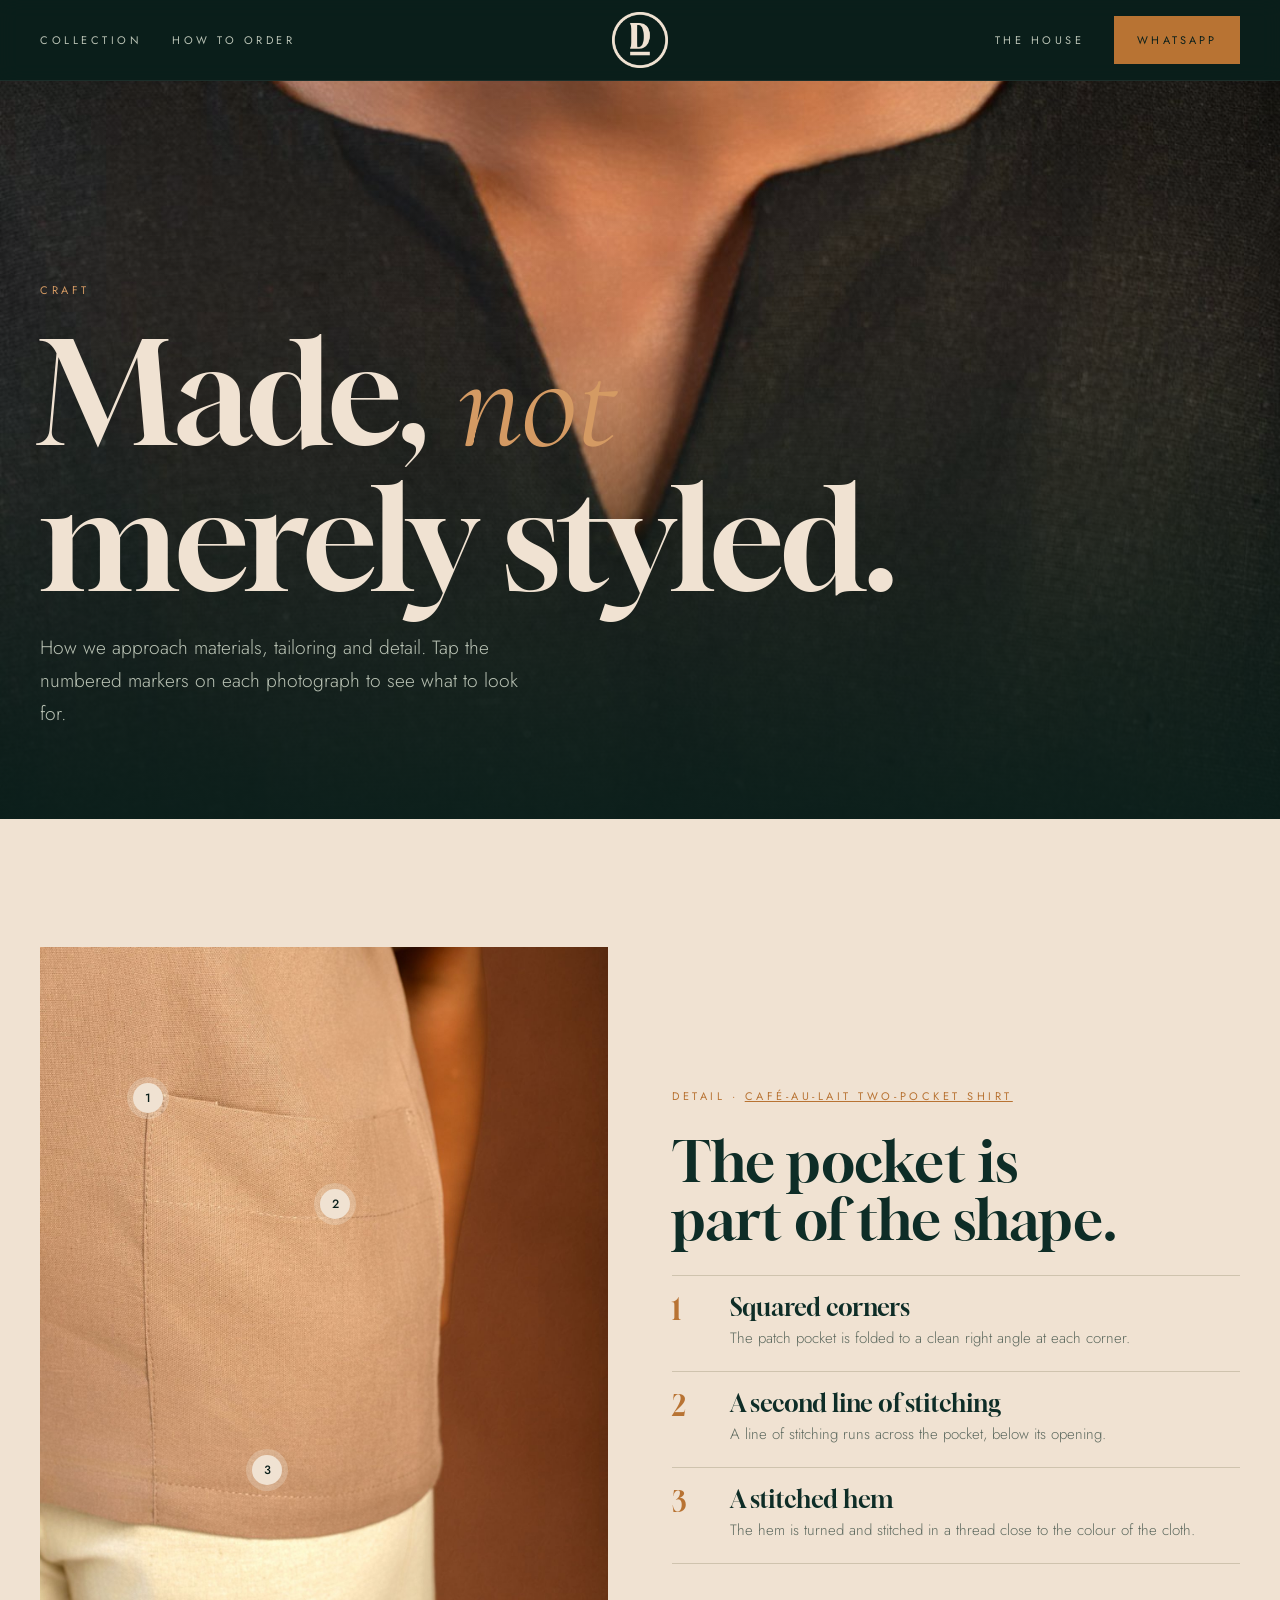
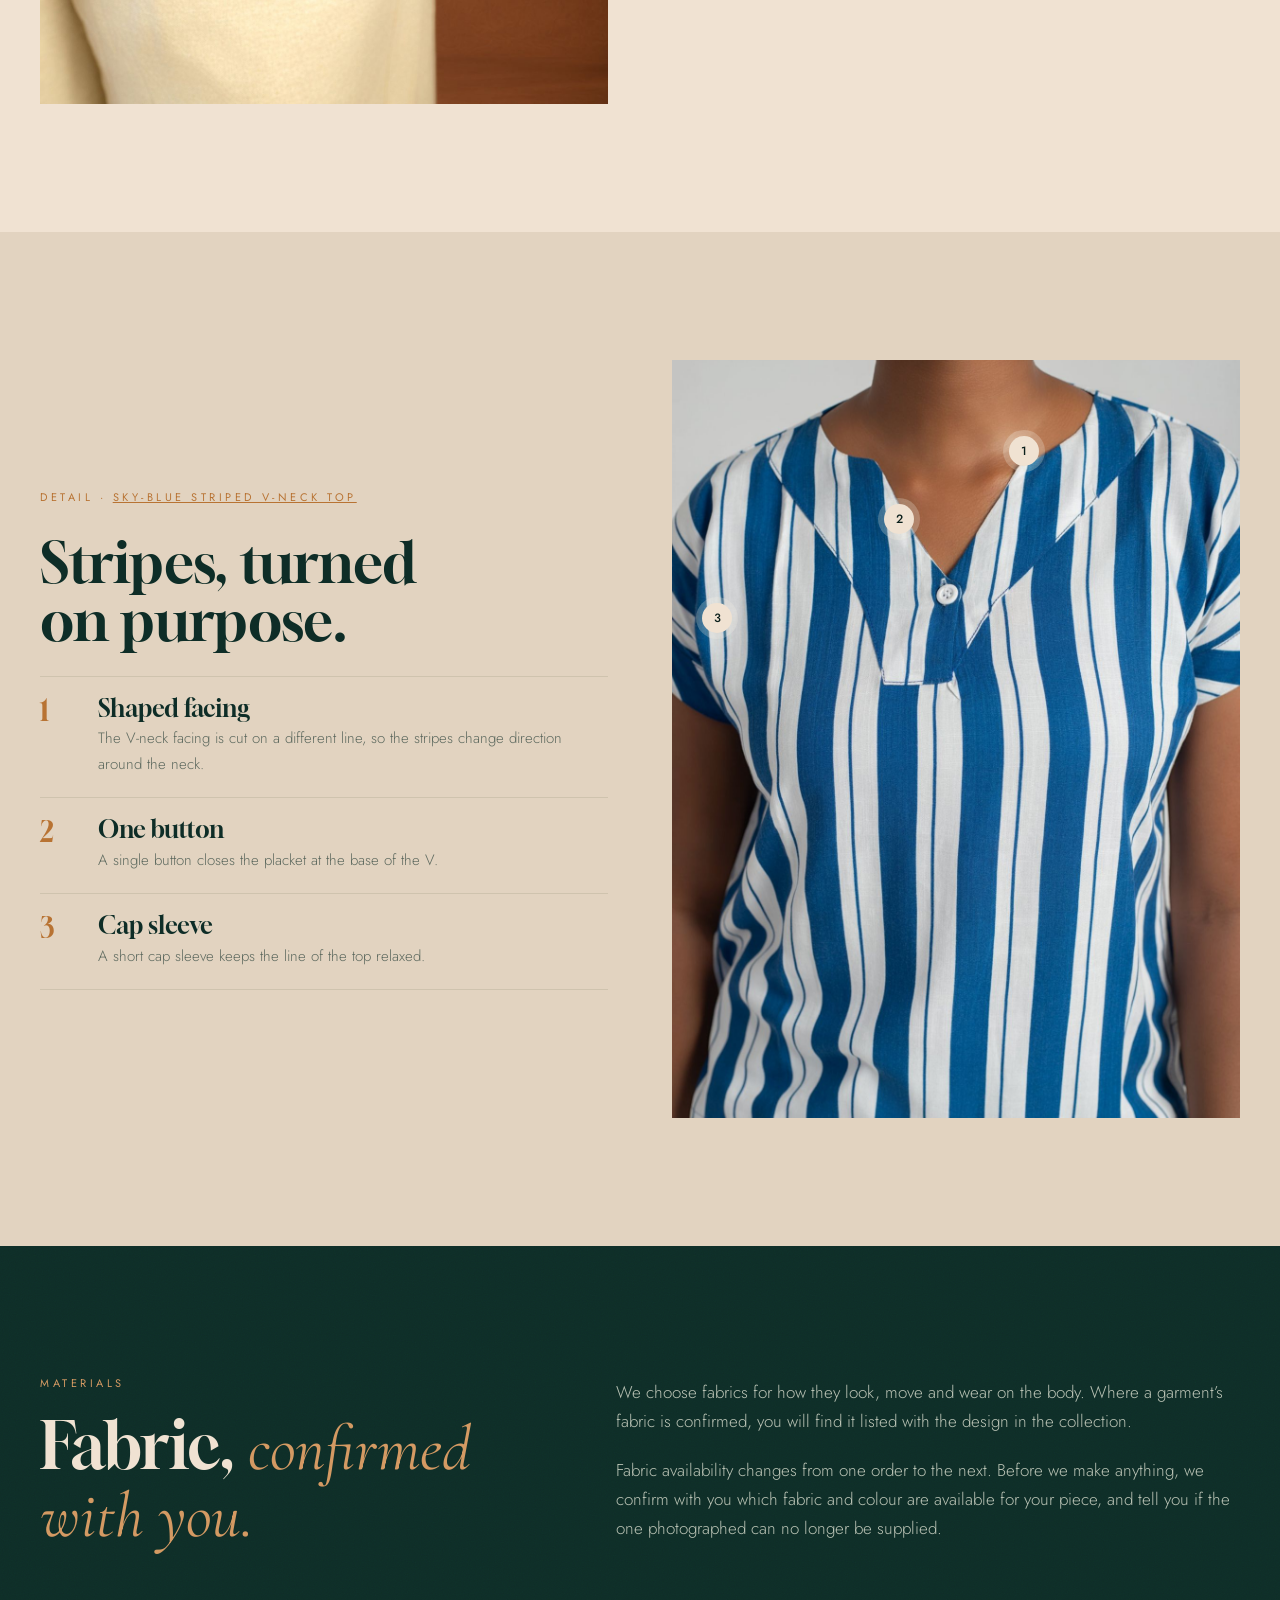
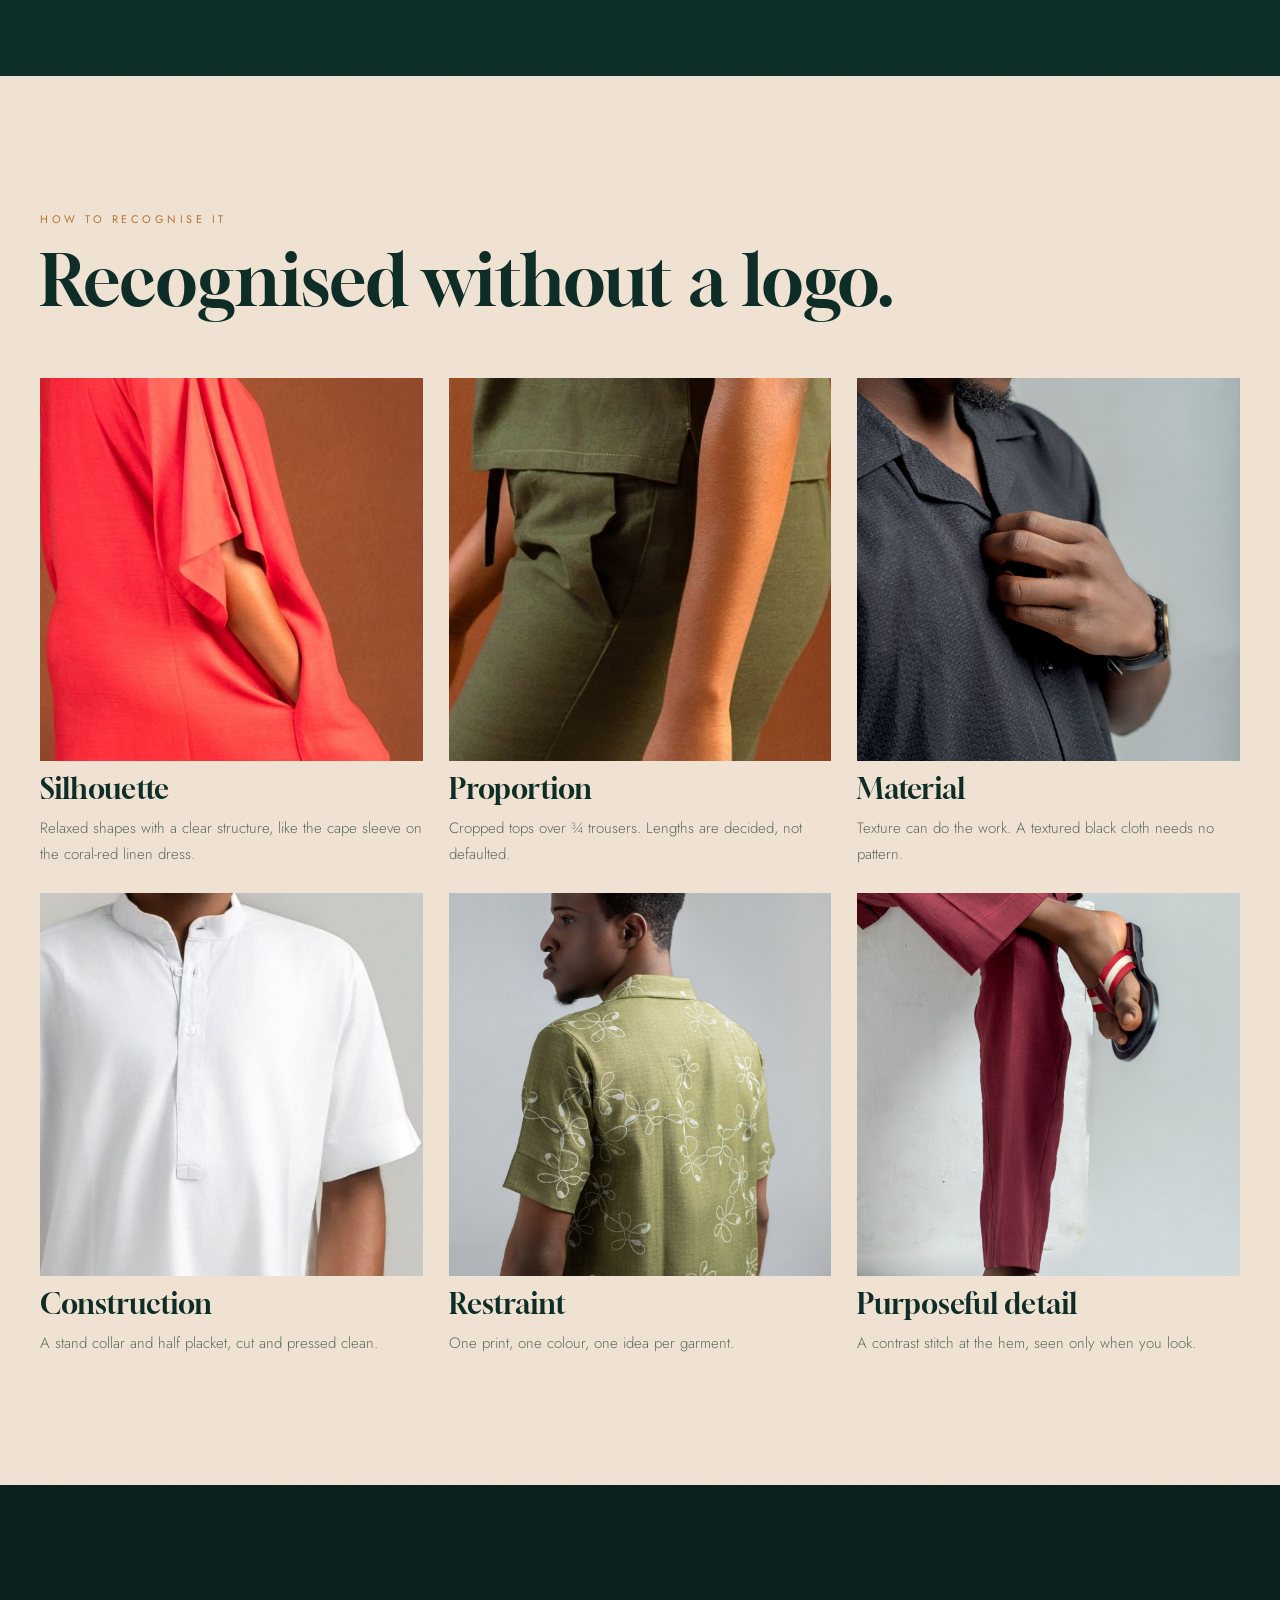
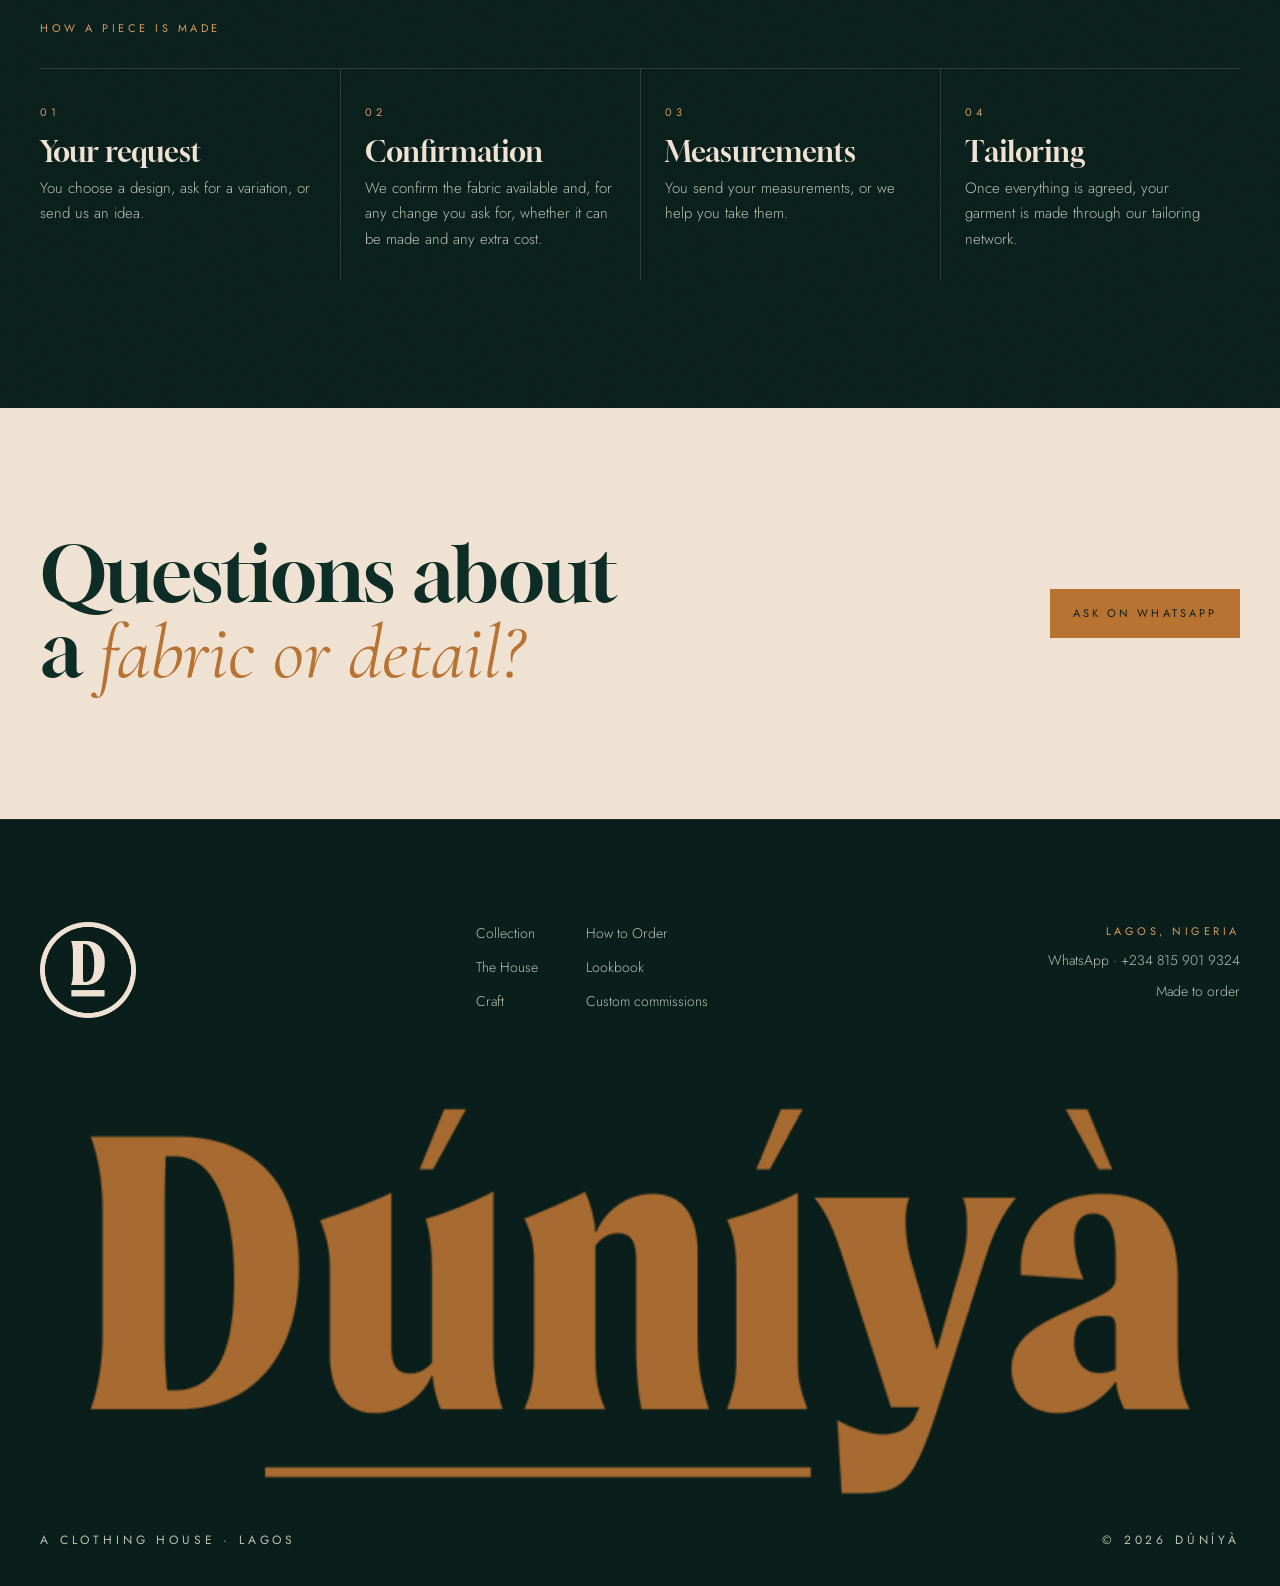
<file: craft.html>
<!doctype html>
<html lang="en">
<head>
<meta charset="utf-8">
<meta name="viewport" content="width=device-width, initial-scale=1, viewport-fit=cover">
<meta http-equiv="Content-Security-Policy" content="default-src 'self'; script-src 'self'; style-src 'self' 'unsafe-inline'; img-src 'self' data:; font-src 'self'; connect-src 'self' https://script.google.com https://script.googleusercontent.com; form-action 'self'; base-uri 'self'; object-src 'none'; upgrade-insecure-requests">
<meta name="referrer" content="strict-origin-when-cross-origin">
<title>Craft · DÚNÍYÀ</title>
<meta name="description" content="How DÚNÍYÀ approaches materials, tailoring and detail in made-to-order clothing.">
<meta name="theme-color" content="#0A1F1B">
<meta property="og:title" content="Craft · DÚNÍYÀ">
<meta property="og:description" content="How DÚNÍYÀ approaches materials, tailoring and detail in made-to-order clothing.">
<meta property="og:image" content="assets/img/photos/cafe_pocket.jpg">
<link rel="icon" type="image/png" href="assets/img/logo/seal-cream.png">
<link rel="preload" href="assets/fonts/gloock-latin-400-normal.woff2" as="font" type="font/woff2" crossorigin>
<link rel="preload" href="assets/fonts/jost-latin-300-normal.woff2" as="font" type="font/woff2" crossorigin>
<link rel="stylesheet" href="assets/css/styles.css">
</head>
<body>
<header class="nav">
  <div class="wrap">
    <nav class="nav-links nav-left label" aria-label="Primary">
      <a href="collection">Collection</a>
      <a href="order">How to Order</a>
    </nav>
    <a class="brand" href="./" aria-label="Dúníyà home"><img src="assets/img/logo/seal-cream.png" alt="Dúníyà"></a>
    <div class="nav-right">
      <nav class="nav-links label" aria-label="Secondary">
        <a href="house">The House</a>
      </nav>
      <a class="btn" data-wa="general" href="order#whatsapp">WhatsApp</a>
      <button class="menu-btn" id="menuOpen" aria-label="Open menu"><span></span><span></span><span></span></button>
    </div>
  </div>
</header>

<div class="overlay" id="overlay" hidden role="dialog" aria-label="Menu">
  <div class="overlay-top">
    <img src="assets/img/logo/monogram-copper.png" alt="Dúníyà" style="width:auto">
    <button class="close" id="menuClose" aria-label="Close menu">×</button>
  </div>
  <nav>
    <a href="./">Home</a>
    <a href="collection">Collection</a>
    <a href="order">How to Order</a>
    <a href="house">The House</a>
  </nav>
  <div class="overlay-foot label"><span>Lagos, Nigeria</span><a data-wa="general" href="order#whatsapp">WhatsApp us</a></div>
</div>

<main>
<section class="ph ph-bleed">
  <img src="assets/img/photos/noir_neck.jpg" alt="Close-up of a notch neckline in black cloth" style="object-position:50% 20%">
  <div class="wrap">
    <span class="label" style="color:var(--copper-soft)">Craft</span>
    <h1 class="ph-title">Made, <em>not</em> merely styled.</h1>
    <p class="ph-lede">How we approach materials, tailoring and detail. Tap the numbered markers on each photograph to see what to look for.</p>
  </div>
</section>

<section class="day sec">
  <div class="wrap annot">
    <div class="hot rv" data-notes="n1">
      <img src="assets/img/photos/cafe_pocket.jpg" alt="Close-up of the patch pocket on the café-au-lait two-pocket shirt" loading="lazy">
      <button class="pin" style="left:19%;top:20%" data-k="a" aria-label="Pocket corner">1</button>
      <button class="pin" style="left:52%;top:34%" data-k="b" aria-label="Pocket topstitch">2</button>
      <button class="pin" style="left:40%;top:69%" data-k="c" aria-label="Hem">3</button>
    </div>
    <div class="rv" style="display:grid;gap:26px">
      <span class="label">Detail · <a href="collection#cafe-shirt" style="color:inherit">Café-au-Lait Two-Pocket Shirt</a></span>
      <h2 class="pull">The pocket is part of the shape.</h2>
      <ol class="notes" id="n1">
        <li data-k="a"><span class="k">1</span><div><h3>Squared corners</h3><p>The patch pocket is folded to a clean right angle at each corner.</p></div></li>
        <li data-k="b"><span class="k">2</span><div><h3>A second line of stitching</h3><p>A line of stitching runs across the pocket, below its opening.</p></div></li>
        <li data-k="c"><span class="k">3</span><div><h3>A stitched hem</h3><p>The hem is turned and stitched in a thread close to the colour of the cloth.</p></div></li>
      </ol>
    </div>
  </div>
</section>

<section class="stone sec">
  <div class="wrap annot flip">
    <div class="hot rv" data-notes="n2">
      <img src="assets/img/photos/tide.jpg" alt="Striped top with a shaped V-neck facing and a single button" loading="lazy">
      <button class="pin" style="left:62%;top:12%" data-k="a" aria-label="Neck facing">1</button>
      <button class="pin" style="left:40%;top:21%" data-k="b" aria-label="Button">2</button>
      <button class="pin" style="left:8%;top:34%" data-k="c" aria-label="Cap sleeve">3</button>
    </div>
    <div class="rv" style="display:grid;gap:26px">
      <span class="label">Detail · <a href="collection#striped-top" style="color:inherit">Sky-Blue Striped V-Neck Top</a></span>
      <h2 class="pull">Stripes, turned on purpose.</h2>
      <ol class="notes" id="n2">
        <li data-k="a"><span class="k">1</span><div><h3>Shaped facing</h3><p>The V-neck facing is cut on a different line, so the stripes change direction around the neck.</p></div></li>
        <li data-k="b"><span class="k">2</span><div><h3>One button</h3><p>A single button closes the placket at the base of the V.</p></div></li>
        <li data-k="c"><span class="k">3</span><div><h3>Cap sleeve</h3><p>A short cap sleeve keeps the line of the top relaxed.</p></div></li>
      </ol>
    </div>
  </div>
</section>

<section class="forest sec grain">
  <div class="wrap two" style="align-items:center">
    <div class="rv" style="display:grid;gap:22px">
      <span class="label">Materials</span>
      <h2 style="font-size:clamp(40px,5vw,72px)">Fabric, <em class="c">confirmed with you.</em></h2>
    </div>
    <div class="prose rv" style="color:var(--mute-light)">
      <p>We choose fabrics for how they look, move and wear on the body. Where a garment’s fabric is confirmed, you will find it listed with the design in the collection.</p>
      <p>Fabric availability changes from one order to the next. Before we make anything, we confirm with you which fabric and colour are available for your piece, and tell you if the one photographed can no longer be supplied.</p>
    </div>
  </div>
</section>

<section class="day sec">
  <div class="wrap">
    <div class="act-head rv" style="grid-template-columns:1fr"><div><span class="label">How to recognise it</span><h2 style="color:var(--forest);margin-top:14px">Recognised without a logo.</h2></div></div>
    <div class="principles">
      <div class="principle rv"><img src="assets/img/photos/d_drape.jpg" alt="Cape sleeve of the coral dress" loading="lazy"><h3>Silhouette</h3><p>Relaxed shapes with a clear structure, like the cape sleeve on the coral-red linen dress.</p></div>
      <div class="principle rv"><img src="assets/img/photos/d_waist.jpg" alt="Side vent of the moss two-piece" loading="lazy"><h3>Proportion</h3><p>Cropped tops over ¾ trousers. Lengths are decided, not defaulted.</p></div>
      <div class="principle rv"><img src="assets/img/photos/noir_shirt.jpg" alt="Textured black cloth on the camp-collar shirt" loading="lazy" style="object-position:30% 60%"><h3>Material</h3><p>Texture can do the work. A textured black cloth needs no pattern.</p></div>
      <div class="principle rv"><img src="assets/img/photos/d_placket.jpg" alt="Half placket and stand collar of the white shirt" loading="lazy"><h3>Construction</h3><p>A stand collar and half placket, cut and pressed clean.</p></div>
      <div class="principle rv"><img src="assets/img/photos/olive2.jpg" alt="Printed olive cloth on the camp-collar shirt" loading="lazy"><h3>Restraint</h3><p>One print, one colour, one idea per garment.</p></div>
      <div class="principle rv"><img src="assets/img/photos/wine_sandal.jpg" alt="Hem of wine trousers with striped sandals" loading="lazy" style="object-position:50% 20%"><h3>Purposeful detail</h3><p>A contrast stitch at the hem, seen only when you look.</p></div>
    </div>
  </div>
</section>

<section class="night sec grain">
  <div class="wrap">
    <span class="label">How a piece is made</span>
    <div class="process" style="margin-top:28px">
      <div class="rv"><span class="label">01</span><h3>Your request</h3><p>You choose a design, ask for a variation, or send us an idea.</p></div>
      <div class="rv"><span class="label">02</span><h3>Confirmation</h3><p>We confirm the fabric available and, for any change you ask for, whether it can be made and any extra cost.</p></div>
      <div class="rv"><span class="label">03</span><h3>Measurements</h3><p>You send your measurements, or we help you take them.</p></div>
      <div class="rv"><span class="label">04</span><h3>Tailoring</h3><p>Once everything is agreed, your garment is made through our tailoring network.</p></div>
    </div>
  </div>
</section>

<section class="day sec">
  <div class="wrap cta-band">
    <h2 style="color:var(--forest)">Questions about a <em class="c">fabric or detail?</em></h2>
    <a class="btn" data-wa="fabric" href="order#whatsapp">Ask on WhatsApp</a>
  </div>
</section>
</main>
<footer>
  <div class="wrap">
    <div class="foot-top">
      <img class="seal" src="assets/img/logo/seal-cream.png" alt="">
      <nav class="foot-nav" aria-label="Footer">
        <a href="collection">Collection</a><a href="order">How to Order</a>
        <a href="house">The House</a><a href="lookbook">Lookbook</a>
        <a href="craft">Craft</a><a href="collection#custom-commissions">Custom commissions</a>
      </nav>
      <div class="foot-contact">
        <span class="label" style="color:var(--copper-soft)">Lagos, Nigeria</span>
        <a data-wa="general" href="order#whatsapp">WhatsApp · +234 815 901 9324</a>
        <span>Made to order</span>
      </div>
    </div>
    <img class="foot-wm" src="assets/img/logo/wordmark-copper.png" alt="Dúníyà">
    <div class="foot-row label">
      <span>A clothing house · Lagos</span>
      <span>© 2026 DÚNÍYÀ</span>
    </div>
  </div>
</footer>
<a class="btn wa-float" data-wa="general" href="order#whatsapp">WhatsApp</a>
<script src="assets/js/main.js"></script>
</body>
</html>
</file>
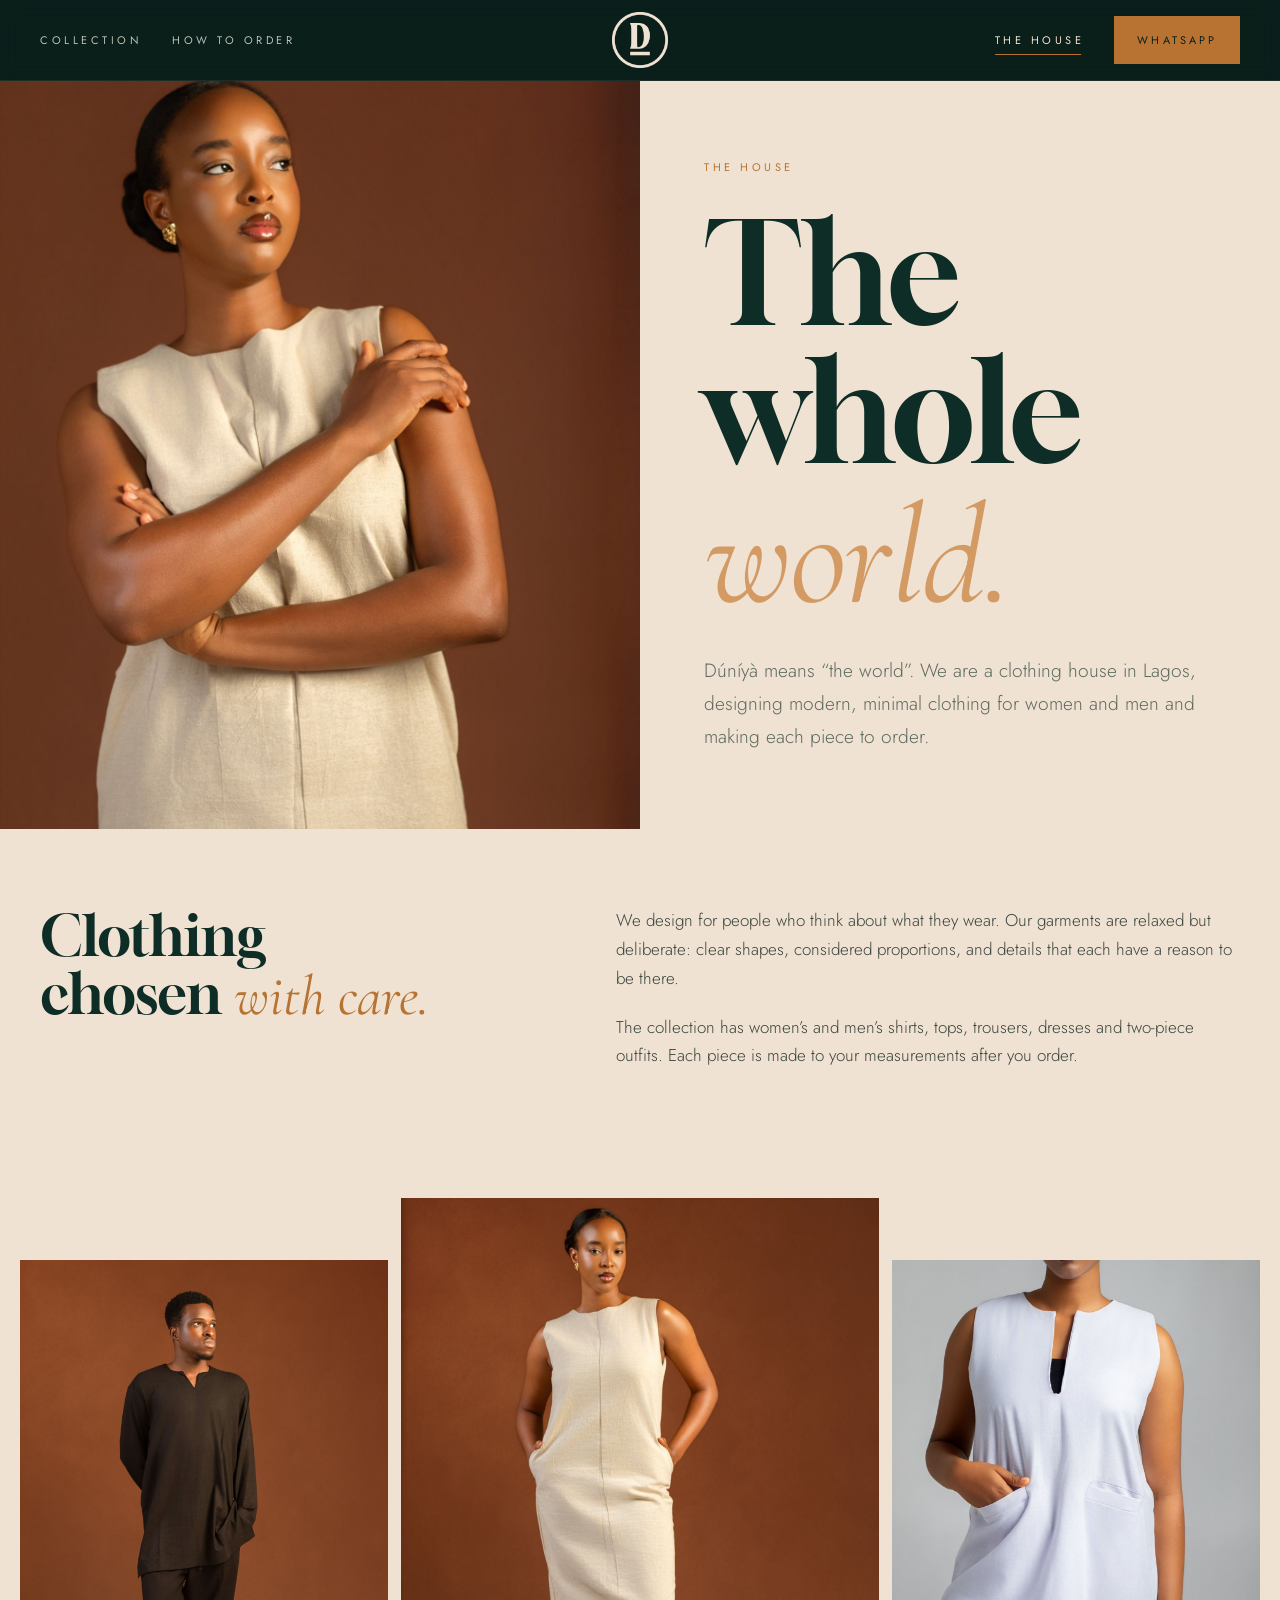
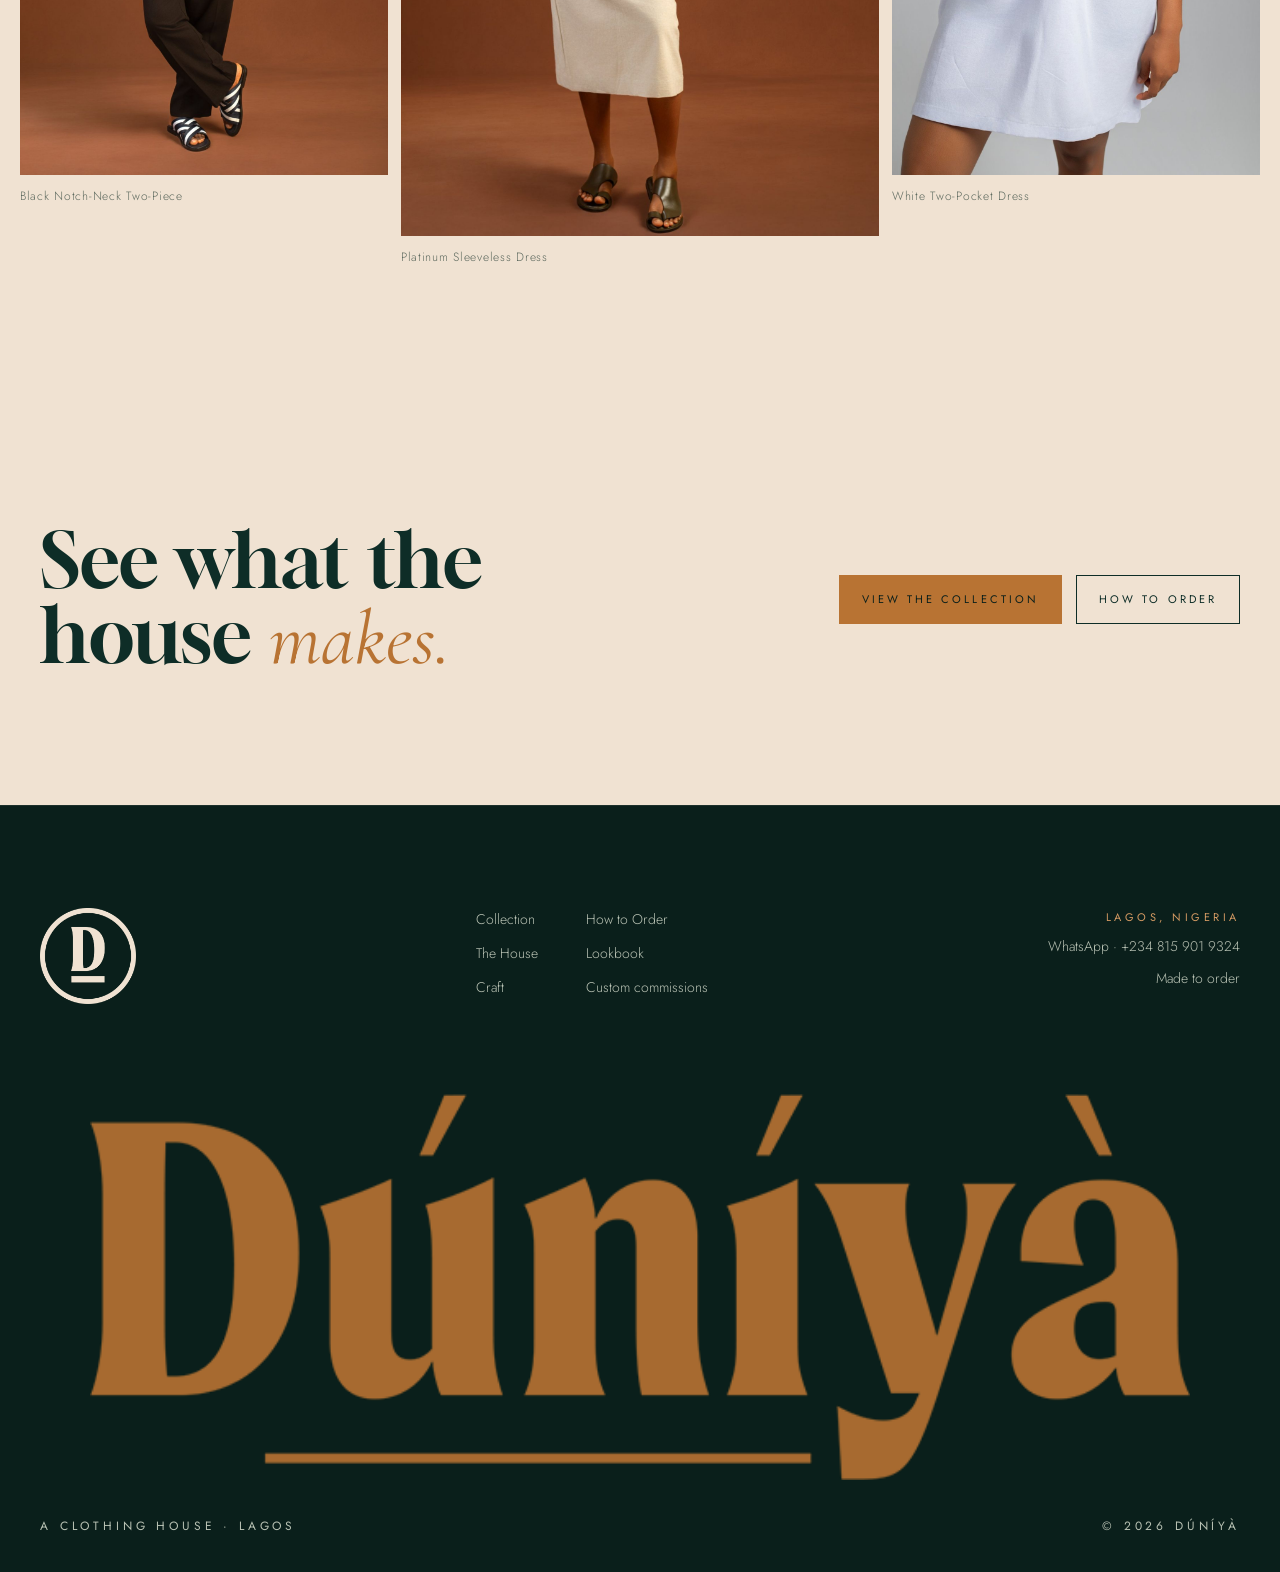
<file: house.html>
<!doctype html>
<html lang="en">
<head>
<meta charset="utf-8">
<meta name="viewport" content="width=device-width, initial-scale=1, viewport-fit=cover">
<meta http-equiv="Content-Security-Policy" content="default-src 'self'; script-src 'self'; style-src 'self' 'unsafe-inline'; img-src 'self' data:; font-src 'self'; connect-src 'self' https://script.google.com https://script.googleusercontent.com; form-action 'self'; base-uri 'self'; object-src 'none'; upgrade-insecure-requests">
<meta name="referrer" content="strict-origin-when-cross-origin">
<title>The House · DÚNÍYÀ</title>
<meta name="description" content="DÚNÍYÀ is a clothing house in Lagos designing modern, minimal clothing for women and men, made to order.">
<meta name="theme-color" content="#0A1F1B">
<meta property="og:title" content="The House · DÚNÍYÀ">
<meta property="og:description" content="DÚNÍYÀ is a clothing house in Lagos designing modern, minimal clothing for women and men, made to order.">
<meta property="og:image" content="assets/img/photos/plat4.jpg">
<link rel="icon" type="image/png" href="assets/img/logo/seal-cream.png">
<link rel="preload" href="assets/fonts/gloock-latin-400-normal.woff2" as="font" type="font/woff2" crossorigin>
<link rel="preload" href="assets/fonts/jost-latin-300-normal.woff2" as="font" type="font/woff2" crossorigin>
<link rel="stylesheet" href="assets/css/styles.css">
</head>
<body>
<header class="nav">
  <div class="wrap">
    <nav class="nav-links nav-left label" aria-label="Primary">
      <a href="collection">Collection</a>
      <a href="order">How to Order</a>
    </nav>
    <a class="brand" href="./" aria-label="Dúníyà home"><img src="assets/img/logo/seal-cream.png" alt="Dúníyà"></a>
    <div class="nav-right">
      <nav class="nav-links label" aria-label="Secondary">
        <a href="house" aria-current="page">The House</a>
      </nav>
      <a class="btn" data-wa="general" href="order#whatsapp">WhatsApp</a>
      <button class="menu-btn" id="menuOpen" aria-label="Open menu"><span></span><span></span><span></span></button>
    </div>
  </div>
</header>

<div class="overlay" id="overlay" hidden role="dialog" aria-label="Menu">
  <div class="overlay-top">
    <img src="assets/img/logo/monogram-copper.png" alt="Dúníyà" style="width:auto">
    <button class="close" id="menuClose" aria-label="Close menu">×</button>
  </div>
  <nav>
    <a href="./">Home</a>
    <a href="collection">Collection</a>
    <a href="order">How to Order</a>
    <a href="house" aria-current="page">The House</a>
  </nav>
  <div class="overlay-foot label"><span>Lagos, Nigeria</span><a data-wa="general" href="order#whatsapp">WhatsApp us</a></div>
</div>

<main>
<section class="ph ph-split day">
  <div class="ph-img"><img src="assets/img/photos/plat4.jpg" alt="Portrait of a model in the platinum sleeveless dress, arms folded, looking away"></div>
  <div class="ph-text">
    <span class="label">The House</span>
    <h1 class="ph-title" style="color:var(--forest)">The whole <em>world.</em></h1>
    <p class="ph-lede">Dúníyà means “the world”. We are a clothing house in Lagos, designing modern, minimal clothing for women and men and making each piece to order.</p>
  </div>
</section>

<section class="day sec" style="padding-top:clamp(40px,6vw,80px)">
  <div class="wrap two">
    <h2 class="pull rv">Clothing chosen <em>with care.</em></h2>
    <div class="prose rv">
      <p>We design for people who think about what they wear. Our garments are relaxed but deliberate: clear shapes, considered proportions, and details that each have a reason to be there.</p>
      <p>The collection has women’s and men’s shirts, tops, trousers, dresses and two-piece outfits. Each piece is made to your measurements after you order.</p>
    </div>
  </div>
</section>

<section class="day" style="padding-bottom:clamp(72px,10vw,140px)">
  <div class="wide triptych">
    <figure class="rv zoom"><img src="assets/img/photos/onyx.jpg" alt="Man in the black notch-neck tunic and trousers" loading="lazy"><figcaption class="cap">Black Notch-Neck Two-Piece</figcaption></figure>
    <figure class="rv zoom"><img src="assets/img/photos/plat_front.jpg" alt="Woman in the platinum sleeveless dress with hands in its pockets" loading="lazy"><figcaption class="cap">Platinum Sleeveless Dress</figcaption></figure>
    <figure class="rv zoom"><img src="assets/img/photos/lumen.jpg" alt="Woman in the white two-pocket dress" loading="lazy"><figcaption class="cap">White Two-Pocket Dress</figcaption></figure>
  </div>
</section>

<section class="day sec">
  <div class="wrap cta-band">
    <h2 style="color:var(--forest)">See what the house <em class="c">makes.</em></h2>
    <span style="display:flex;gap:14px;flex-wrap:wrap"><a class="btn" href="collection">View the collection</a><a class="btn ghost" href="order" style="color:var(--forest)">How to order</a></span>
  </div>
</section>
</main>
<footer>
  <div class="wrap">
    <div class="foot-top">
      <img class="seal" src="assets/img/logo/seal-cream.png" alt="">
      <nav class="foot-nav" aria-label="Footer">
        <a href="collection">Collection</a><a href="order">How to Order</a>
        <a href="house">The House</a><a href="lookbook">Lookbook</a>
        <a href="craft">Craft</a><a href="collection#custom-commissions">Custom commissions</a>
      </nav>
      <div class="foot-contact">
        <span class="label" style="color:var(--copper-soft)">Lagos, Nigeria</span>
        <a data-wa="general" href="order#whatsapp">WhatsApp · +234 815 901 9324</a>
        <span>Made to order</span>
      </div>
    </div>
    <img class="foot-wm" src="assets/img/logo/wordmark-copper.png" alt="Dúníyà">
    <div class="foot-row label">
      <span>A clothing house · Lagos</span>
      <span>© 2026 DÚNÍYÀ</span>
    </div>
  </div>
</footer>
<a class="btn wa-float" data-wa="general" href="order#whatsapp">WhatsApp</a>
<script src="assets/js/main.js"></script>
</body>
</html>
</file>
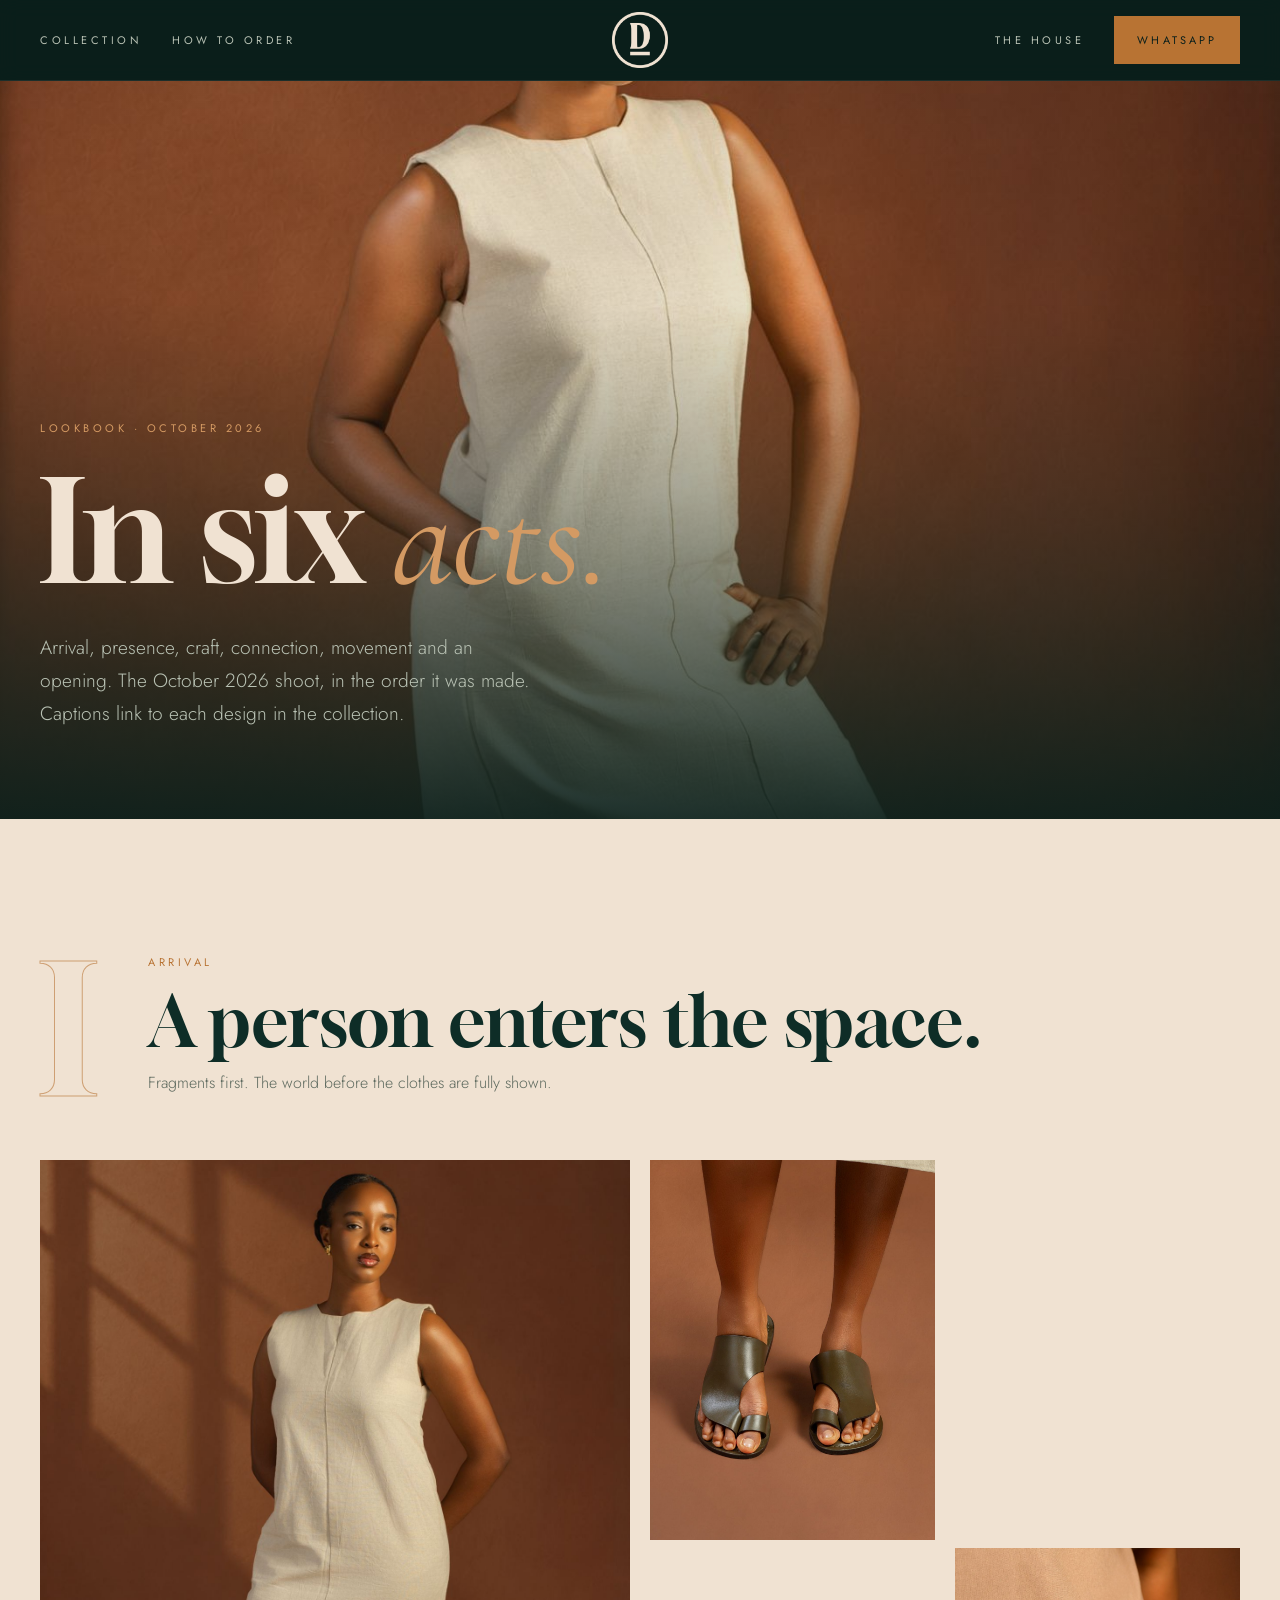
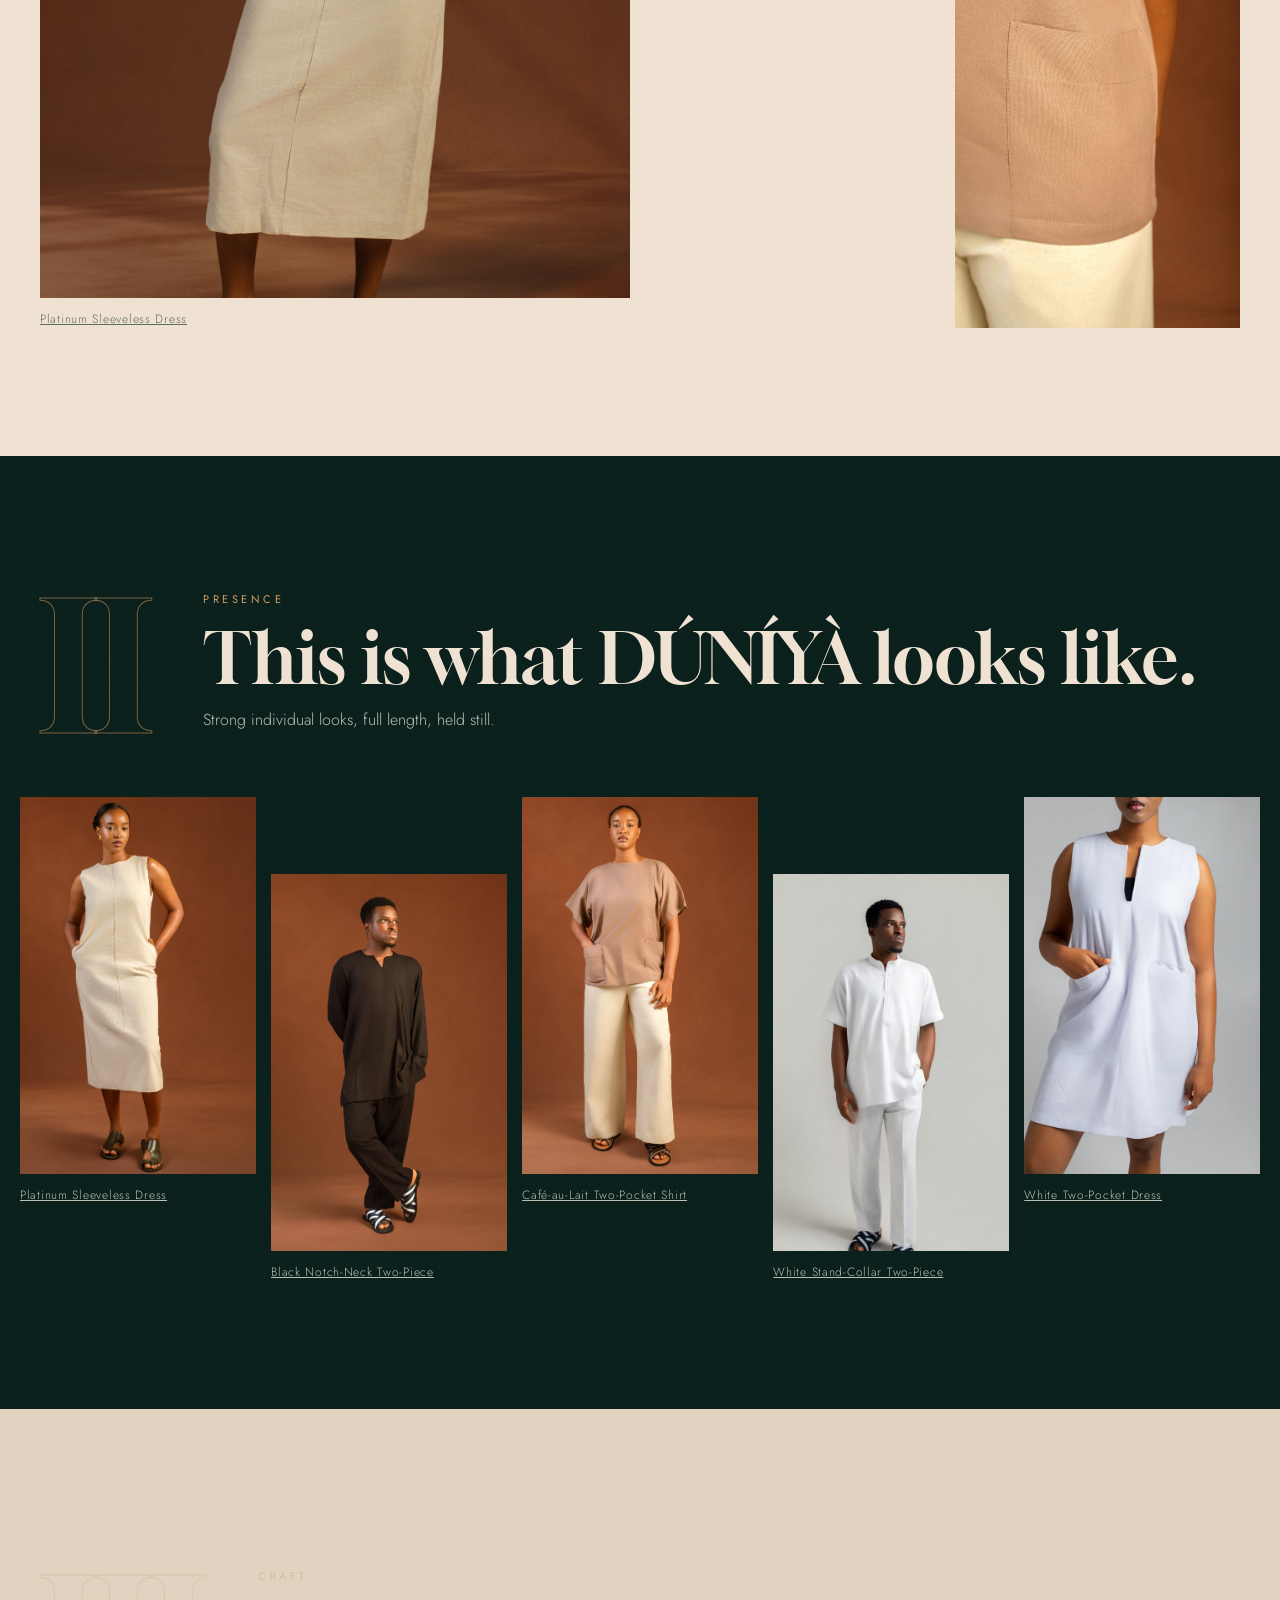
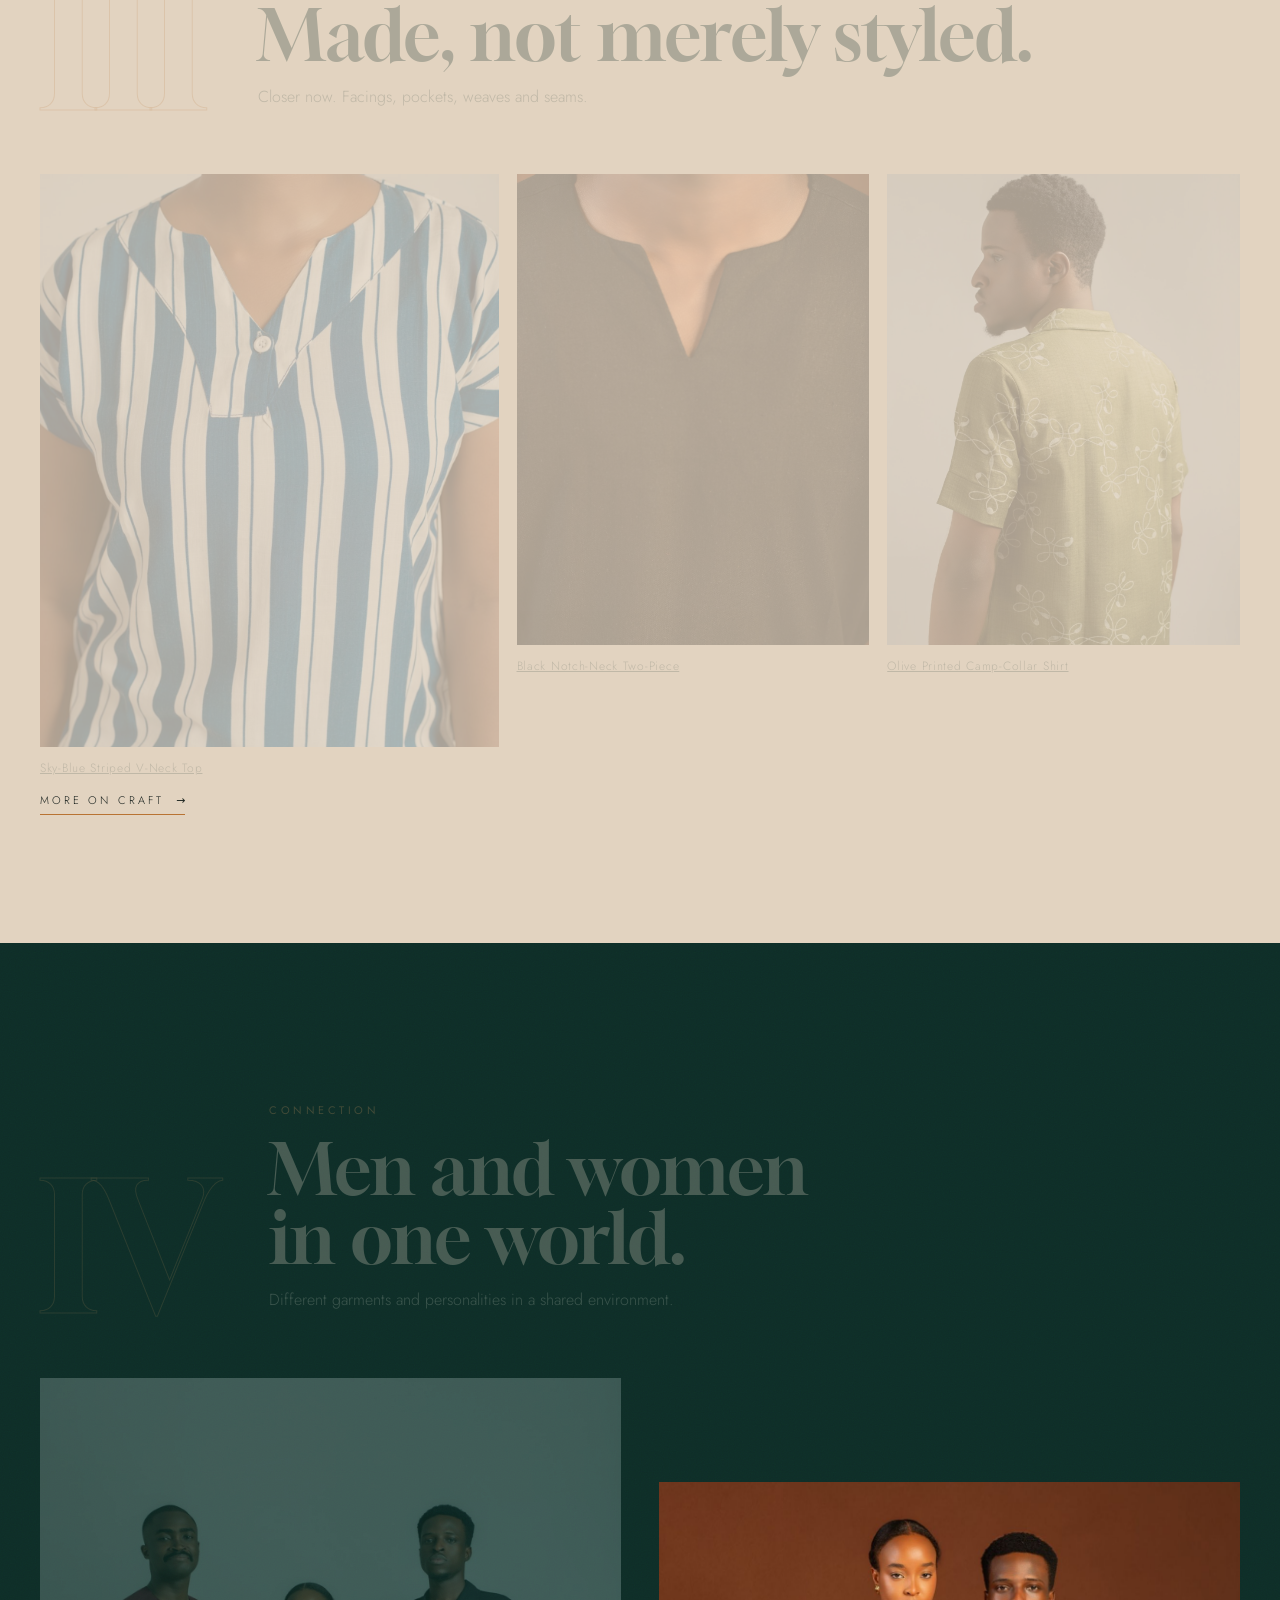
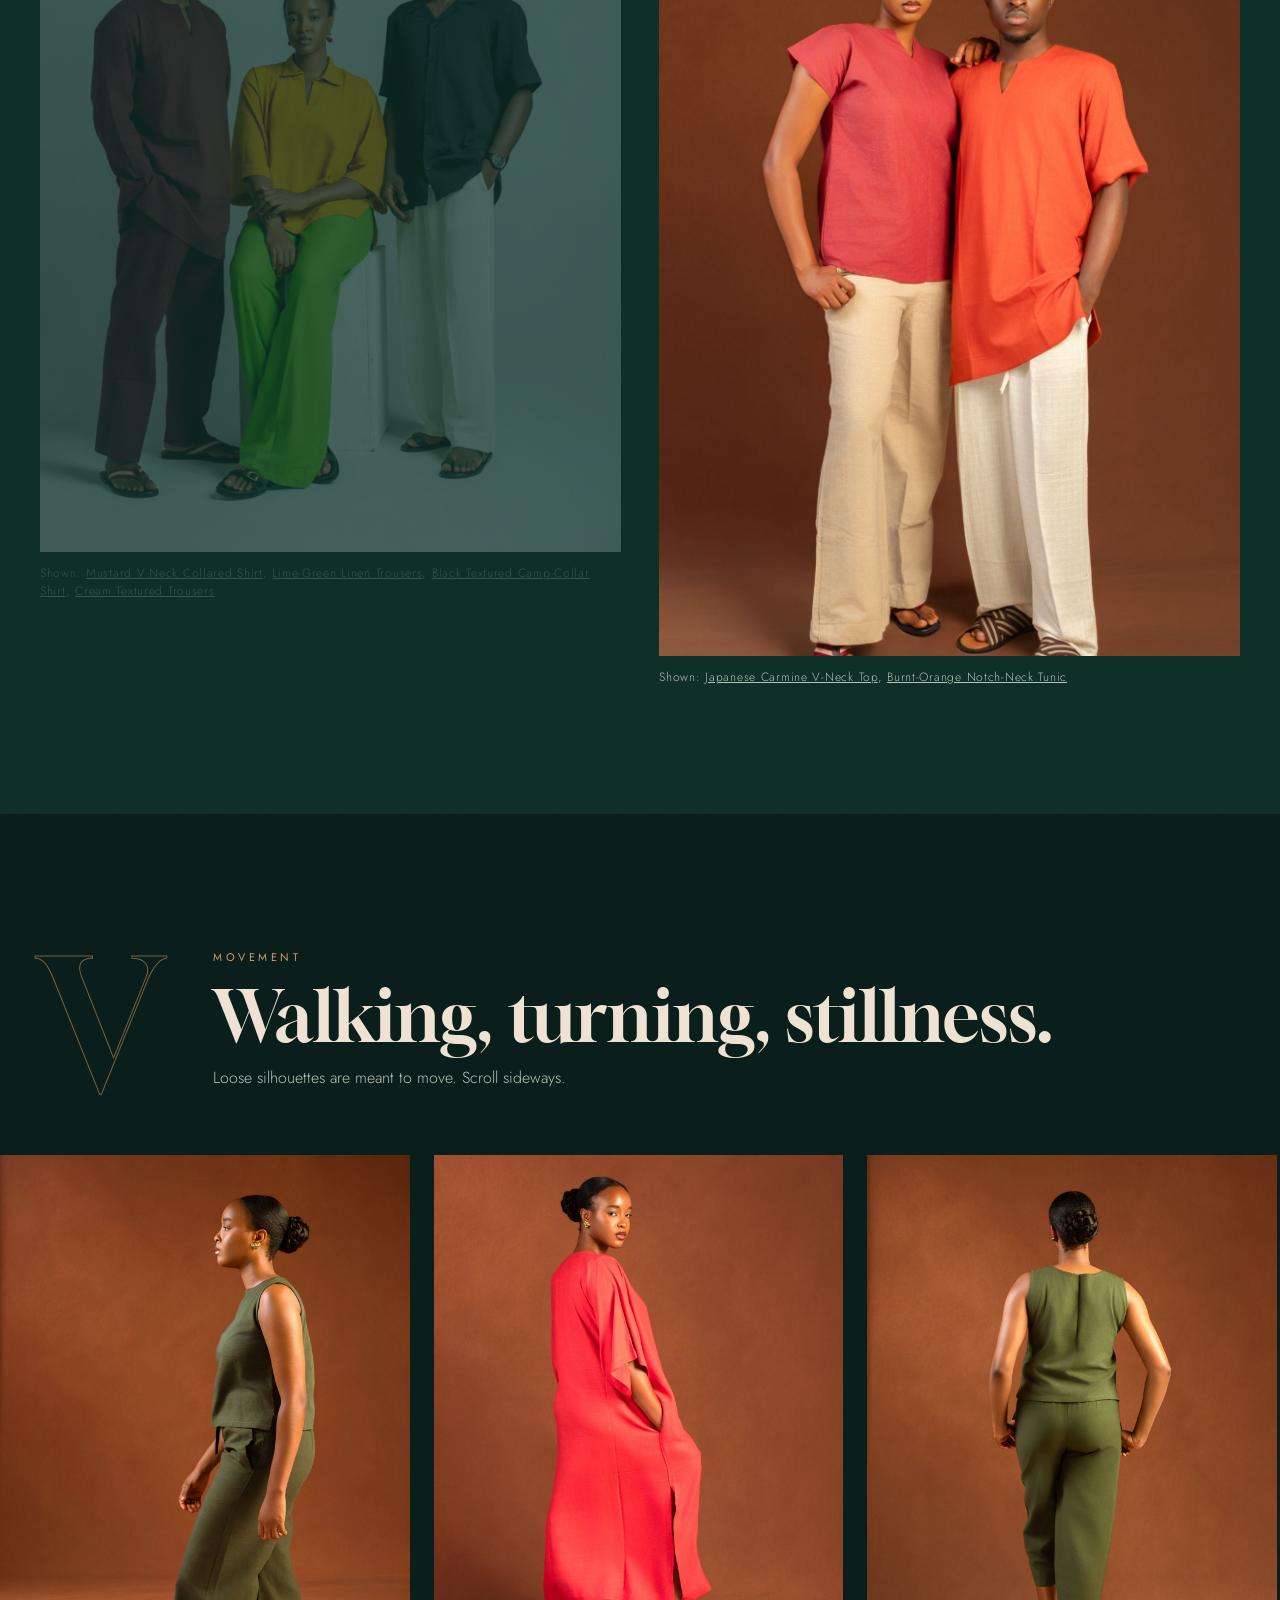
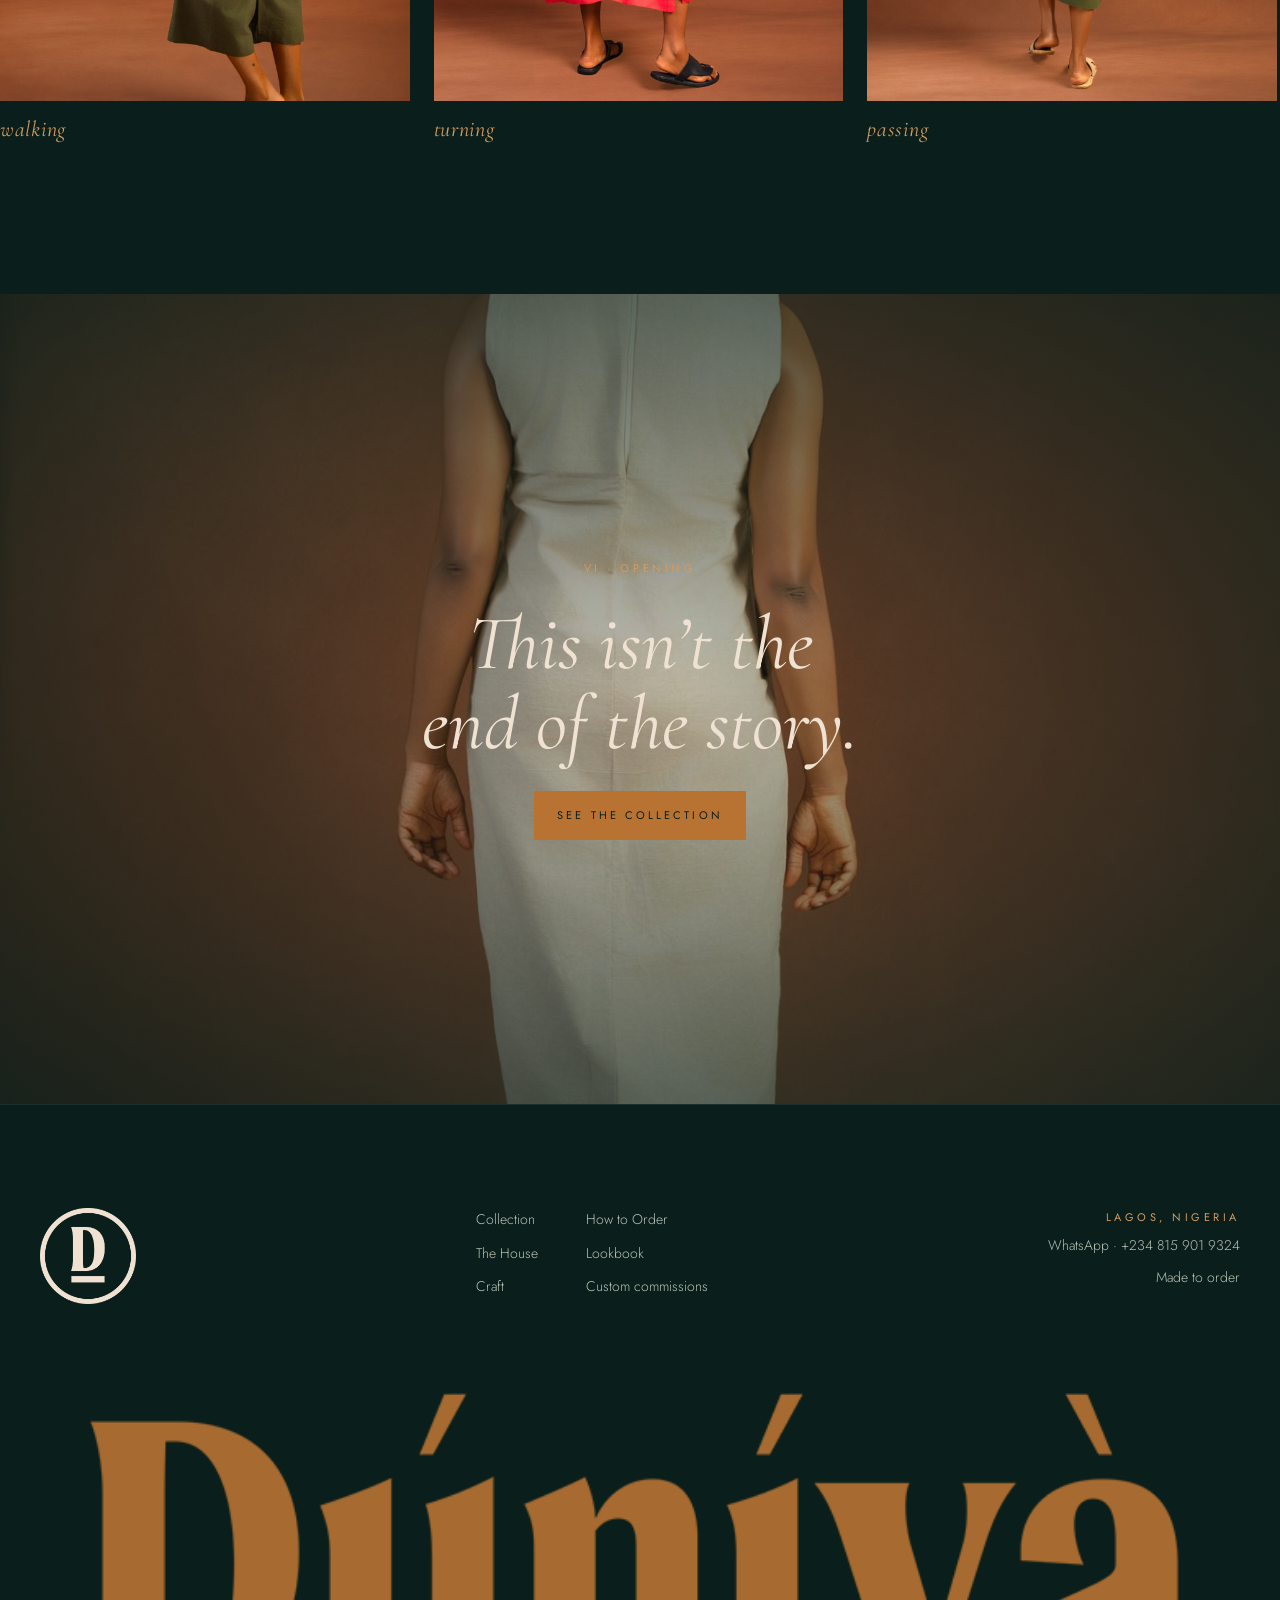
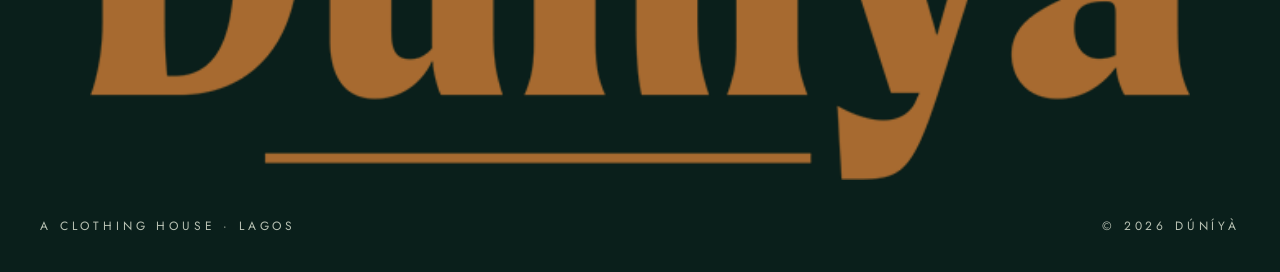
<file: lookbook.html>
<!doctype html>
<html lang="en">
<head>
<meta charset="utf-8">
<meta name="viewport" content="width=device-width, initial-scale=1, viewport-fit=cover">
<meta http-equiv="Content-Security-Policy" content="default-src 'self'; script-src 'self'; style-src 'self' 'unsafe-inline'; img-src 'self' data:; font-src 'self'; connect-src 'self' https://script.google.com https://script.googleusercontent.com; form-action 'self'; base-uri 'self'; object-src 'none'; upgrade-insecure-requests">
<meta name="referrer" content="strict-origin-when-cross-origin">
<title>Lookbook · DÚNÍYÀ</title>
<meta name="description" content="The DÚNÍYÀ October 2026 shoot, told in six acts.">
<meta name="theme-color" content="#0A1F1B">
<meta property="og:title" content="Lookbook · DÚNÍYÀ">
<meta property="og:description" content="The DÚNÍYÀ October 2026 shoot, told in six acts.">
<meta property="og:image" content="assets/img/photos/plat3.jpg">
<link rel="icon" type="image/png" href="assets/img/logo/seal-cream.png">
<link rel="preload" href="assets/fonts/gloock-latin-400-normal.woff2" as="font" type="font/woff2" crossorigin>
<link rel="preload" href="assets/fonts/jost-latin-300-normal.woff2" as="font" type="font/woff2" crossorigin>
<link rel="stylesheet" href="assets/css/styles.css">
</head>
<body>
<header class="nav">
  <div class="wrap">
    <nav class="nav-links nav-left label" aria-label="Primary">
      <a href="collection">Collection</a>
      <a href="order">How to Order</a>
    </nav>
    <a class="brand" href="./" aria-label="Dúníyà home"><img src="assets/img/logo/seal-cream.png" alt="Dúníyà"></a>
    <div class="nav-right">
      <nav class="nav-links label" aria-label="Secondary">
        <a href="house">The House</a>
      </nav>
      <a class="btn" data-wa="general" href="order#whatsapp">WhatsApp</a>
      <button class="menu-btn" id="menuOpen" aria-label="Open menu"><span></span><span></span><span></span></button>
    </div>
  </div>
</header>

<div class="overlay" id="overlay" hidden role="dialog" aria-label="Menu">
  <div class="overlay-top">
    <img src="assets/img/logo/monogram-copper.png" alt="Dúníyà" style="width:auto">
    <button class="close" id="menuClose" aria-label="Close menu">×</button>
  </div>
  <nav>
    <a href="./">Home</a>
    <a href="collection">Collection</a>
    <a href="order">How to Order</a>
    <a href="house">The House</a>
  </nav>
  <div class="overlay-foot label"><span>Lagos, Nigeria</span><a data-wa="general" href="order#whatsapp">WhatsApp us</a></div>
</div>

<main>
<section class="ph ph-bleed">
  <img src="assets/img/photos/plat3.jpg" alt="Model in the platinum dress, one foot forward, against a copper backdrop" style="object-position:50% 30%">
  <div class="wrap">
    <span class="label" style="color:var(--copper-soft)">Lookbook · October 2026</span>
    <h1 class="ph-title">In six <em>acts.</em></h1>
    <p class="ph-lede">Arrival, presence, craft, connection, movement and an opening. The October 2026 shoot, in the order it was made. Captions link to each design in the collection.</p>
  </div>
</section>

<section class="day sec">
  <div class="wrap">
    <div class="act-head rv"><span class="act-num">I</span><div><span class="label">Arrival</span><h2 style="color:var(--forest);margin-top:12px">A person enters the space.</h2><p>Fragments first. The world before the clothes are fully shown.</p></div></div>
    <div class="arrival">
      <figure class="a1 rv zoom"><img src="assets/img/photos/plat1.jpg" alt="Model in the platinum sleeveless dress standing in slanted window light" loading="lazy"><figcaption class="cap"><a href="collection#platinum-dress">Platinum Sleeveless Dress</a></figcaption></figure>
      <figure class="a2 rv zoom"><img src="assets/img/photos/sandal_olive.jpg" alt="Olive cut-out sandals" loading="lazy"></figure>
      <figure class="a3 rv zoom"><img src="assets/img/photos/cafe_pocket.jpg" alt="Patch pocket on the café-au-lait two-pocket shirt" loading="lazy"></figure>
    </div>
  </div>
</section>

<section class="night sec grain">
  <div class="wrap">
    <div class="act-head rv"><span class="act-num">II</span><div><span class="label">Presence</span><h2 style="margin-top:12px">This is what DÚNÍYÀ looks like.</h2><p>Strong individual looks, full length, held still.</p></div></div>
  </div>
  <div class="wide presence">
    <figure class="rv zoom"><img src="assets/img/photos/plat_front.jpg" alt="Platinum sleeveless dress" loading="lazy"><figcaption class="cap"><a href="collection#platinum-dress">Platinum Sleeveless Dress</a></figcaption></figure>
    <figure class="rv zoom"><img src="assets/img/photos/onyx.jpg" alt="Black notch-neck two-piece" loading="lazy"><figcaption class="cap"><a href="collection#black-set">Black Notch-Neck Two-Piece</a></figcaption></figure>
    <figure class="rv zoom"><img src="assets/img/photos/cafe.jpg" alt="Café-au-lait two-pocket shirt with platinum trousers" loading="lazy"><figcaption class="cap"><a href="collection#cafe-shirt">Café-au-Lait Two-Pocket Shirt</a></figcaption></figure>
    <figure class="rv zoom"><img src="assets/img/photos/white.jpg" alt="White stand-collar two-piece" loading="lazy"><figcaption class="cap"><a href="collection#white-set">White Stand-Collar Two-Piece</a></figcaption></figure>
    <figure class="rv zoom"><img src="assets/img/photos/lumen.jpg" alt="White two-pocket dress" loading="lazy"><figcaption class="cap"><a href="collection#white-dress">White Two-Pocket Dress</a></figcaption></figure>
  </div>
</section>

<section class="stone sec">
  <div class="wrap">
    <div class="act-head rv"><span class="act-num">III</span><div><span class="label">Craft</span><h2 style="color:var(--forest);margin-top:12px">Made, not merely styled.</h2><p>Closer now. Facings, pockets, weaves and seams.</p></div></div>
    <div class="craftrow">
      <figure class="rv zoom"><img src="assets/img/photos/tide.jpg" alt="Shaped V-neck facing on the sky-blue striped top" loading="lazy"><figcaption class="cap"><a href="collection#striped-top">Sky-Blue Striped V-Neck Top</a></figcaption></figure>
      <figure class="rv zoom"><img src="assets/img/photos/noir_neck.jpg" alt="Notch neckline in black cloth" loading="lazy"><figcaption class="cap"><a href="collection#black-set">Black Notch-Neck Two-Piece</a></figcaption></figure>
      <figure class="rv zoom"><img src="assets/img/photos/olive2.jpg" alt="Back of the olive printed camp-collar shirt" loading="lazy"><figcaption class="cap"><a href="collection#olive-shirt">Olive Printed Camp-Collar Shirt</a></figcaption></figure>
    </div>
    <p style="margin-top:32px"><a class="arrow" href="craft">More on craft</a></p>
  </div>
</section>

<section class="forest sec grain">
  <div class="wrap">
    <div class="act-head rv"><span class="act-num">IV</span><div><span class="label">Connection</span><h2 style="margin-top:12px">Men and women in one world.</h2><p>Different garments and personalities in a shared environment.</p></div></div>
    <div class="connection">
      <figure class="rv zoom"><img src="assets/img/photos/trio.jpg" alt="Three models together: a wine two-piece, a mustard shirt with lime-green trousers, and a black camp-collar shirt with cream trousers" loading="lazy"><figcaption class="cap">Shown: <a href="collection#mustard-shirt">Mustard V-Neck Collared Shirt</a>, <a href="collection#lime-trousers">Lime-Green Linen Trousers</a>, <a href="collection#black-shirt">Black Textured Camp-Collar Shirt</a>, <a href="collection#cream-trousers">Cream Textured Trousers</a></figcaption></figure>
      <figure class="rv zoom"><img src="assets/img/photos/pair.jpg" alt="A woman in a carmine V-neck top and a man in a burnt-orange tunic" loading="lazy"><figcaption class="cap">Shown: <a href="collection#carmine-top">Japanese Carmine V-Neck Top</a>, <a href="collection#orange-tunic">Burnt-Orange Notch-Neck Tunic</a></figcaption></figure>
    </div>
  </div>
</section>

<section class="night sec">
  <div class="wrap">
    <div class="act-head rv"><span class="act-num">V</span><div><span class="label">Movement</span><h2 style="margin-top:12px">Walking, turning, stillness.</h2><p>Loose silhouettes are meant to move. Scroll sideways.</p></div></div>
  </div>
  <div class="movement" tabindex="0" aria-label="Movement sequence, scroll sideways">
    <figure><img src="assets/img/photos/moss.jpg" alt="Model walking in the moss-green two-piece" loading="lazy"><figcaption class="cap"><span class="step">walking</span></figcaption></figure>
    <figure><img src="assets/img/photos/ember.jpg" alt="Model turning in the coral dress" loading="lazy"><figcaption class="cap"><span class="step">turning</span></figcaption></figure>
    <figure><img src="assets/img/photos/moss2.jpg" alt="Back of the moss two-piece" loading="lazy"><figcaption class="cap"><span class="step">passing</span></figcaption></figure>
    <figure><img src="assets/img/photos/lime_sandal.jpg" alt="Lime trousers and olive sandal mid-step" loading="lazy"><figcaption class="cap"><span class="step">the fabric moves</span></figcaption></figure>
    <figure><img src="assets/img/photos/harvest_seated.jpg" alt="Model seated in the mustard shirt and lime-green trousers" loading="lazy"><figcaption class="cap"><span class="step">stillness</span></figcaption></figure>
  </div>
</section>

<section class="opening">
  <img src="assets/img/photos/plat6.jpg" alt="Model in the platinum dress walking away from the camera" loading="lazy">
  <div class="wrap">
    <span class="label" style="color:var(--copper-soft)">VI · Opening</span>
    <h2>This isn’t the end of the story.</h2>
    <a class="btn" href="collection">See the collection</a>
  </div>
</section>
</main>
<footer>
  <div class="wrap">
    <div class="foot-top">
      <img class="seal" src="assets/img/logo/seal-cream.png" alt="">
      <nav class="foot-nav" aria-label="Footer">
        <a href="collection">Collection</a><a href="order">How to Order</a>
        <a href="house">The House</a><a href="lookbook">Lookbook</a>
        <a href="craft">Craft</a><a href="collection#custom-commissions">Custom commissions</a>
      </nav>
      <div class="foot-contact">
        <span class="label" style="color:var(--copper-soft)">Lagos, Nigeria</span>
        <a data-wa="general" href="order#whatsapp">WhatsApp · +234 815 901 9324</a>
        <span>Made to order</span>
      </div>
    </div>
    <img class="foot-wm" src="assets/img/logo/wordmark-copper.png" alt="Dúníyà">
    <div class="foot-row label">
      <span>A clothing house · Lagos</span>
      <span>© 2026 DÚNÍYÀ</span>
    </div>
  </div>
</footer>
<a class="btn wa-float" data-wa="general" href="order#whatsapp">WhatsApp</a>
<script src="assets/js/main.js"></script>
</body>
</html>
</file>
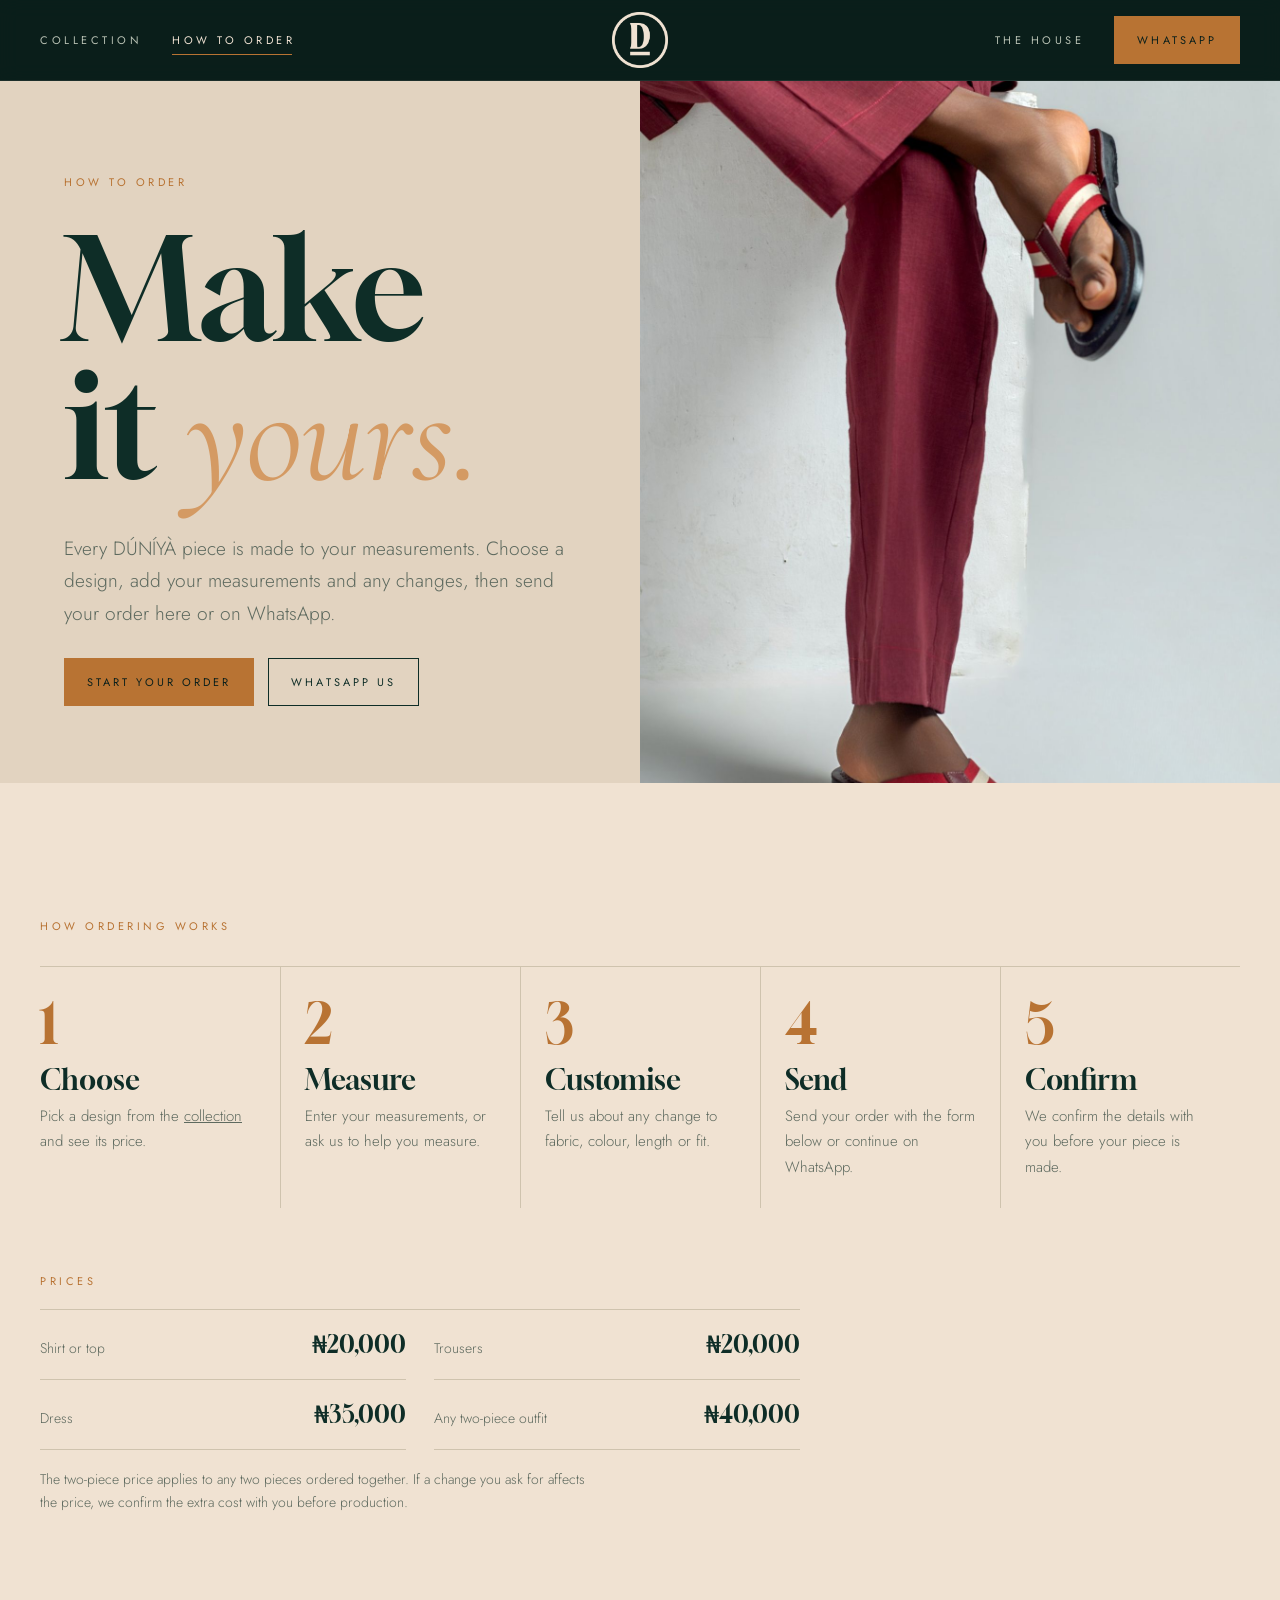
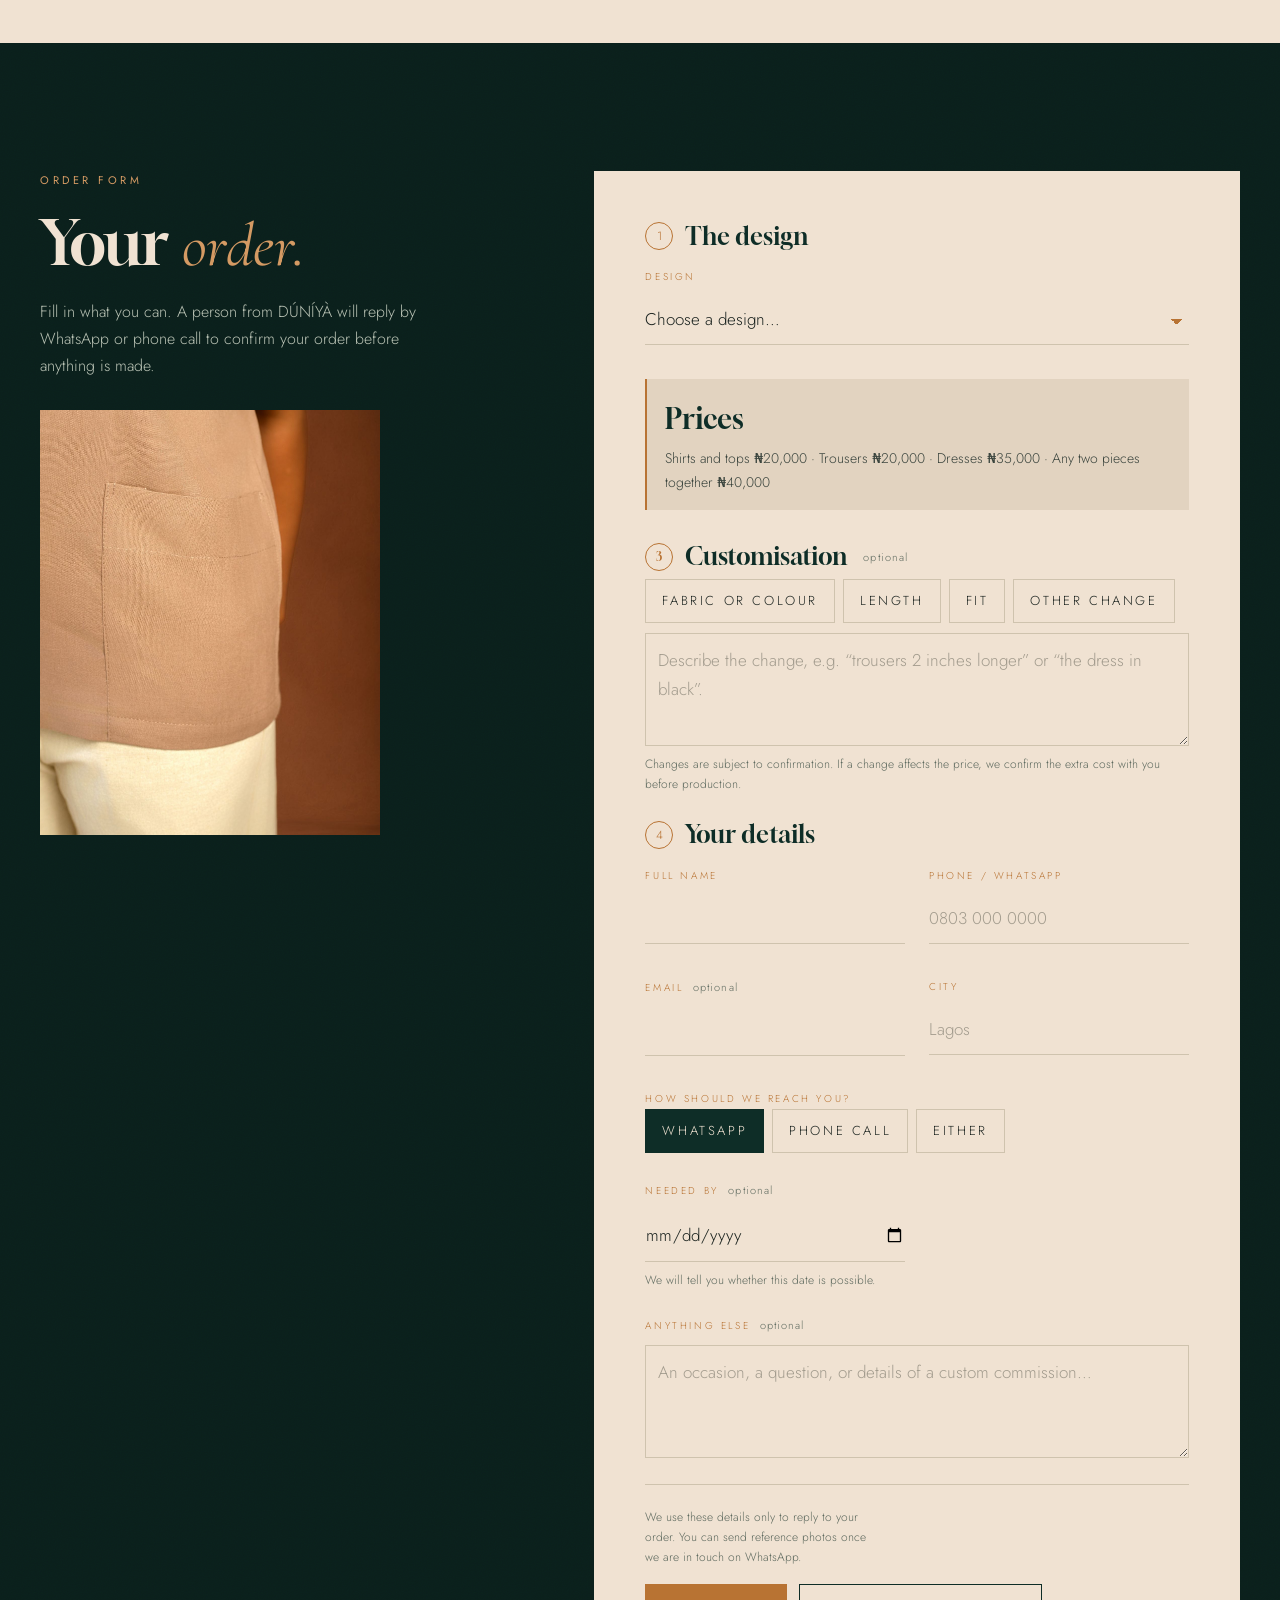
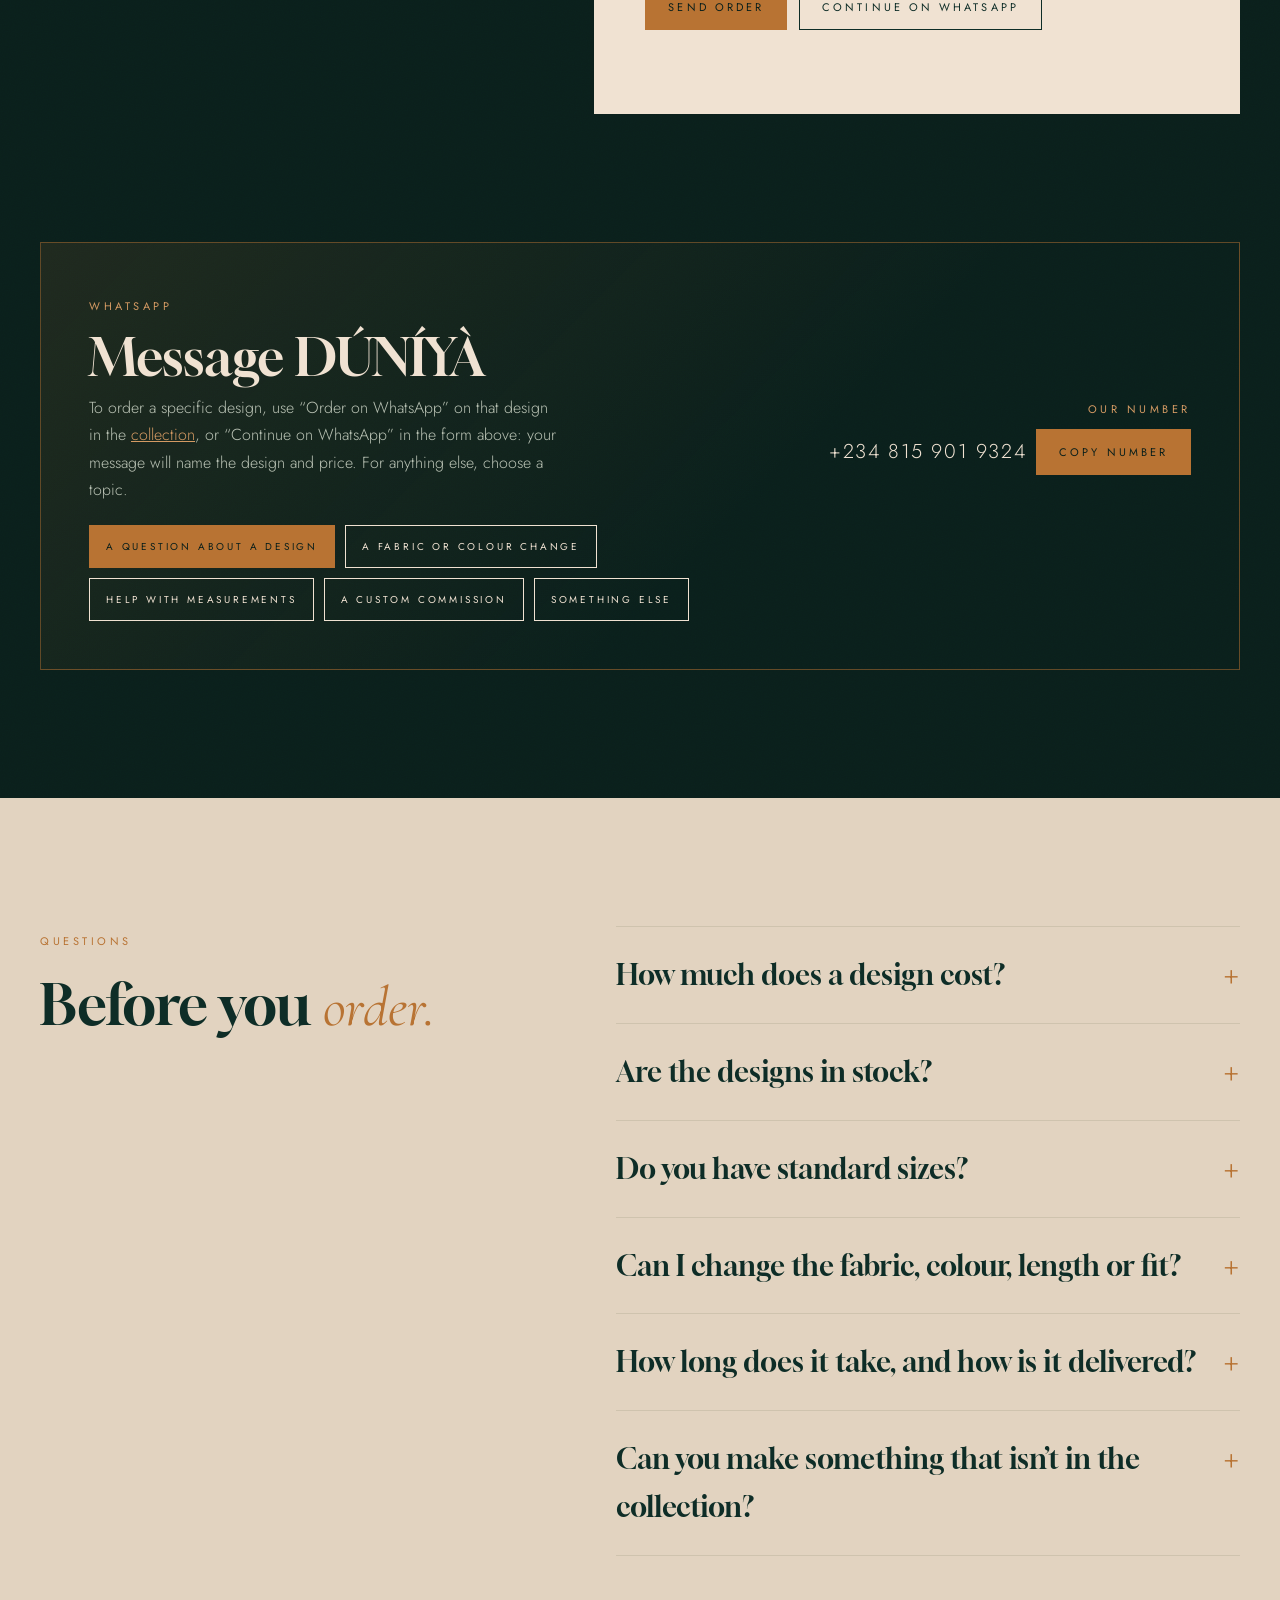
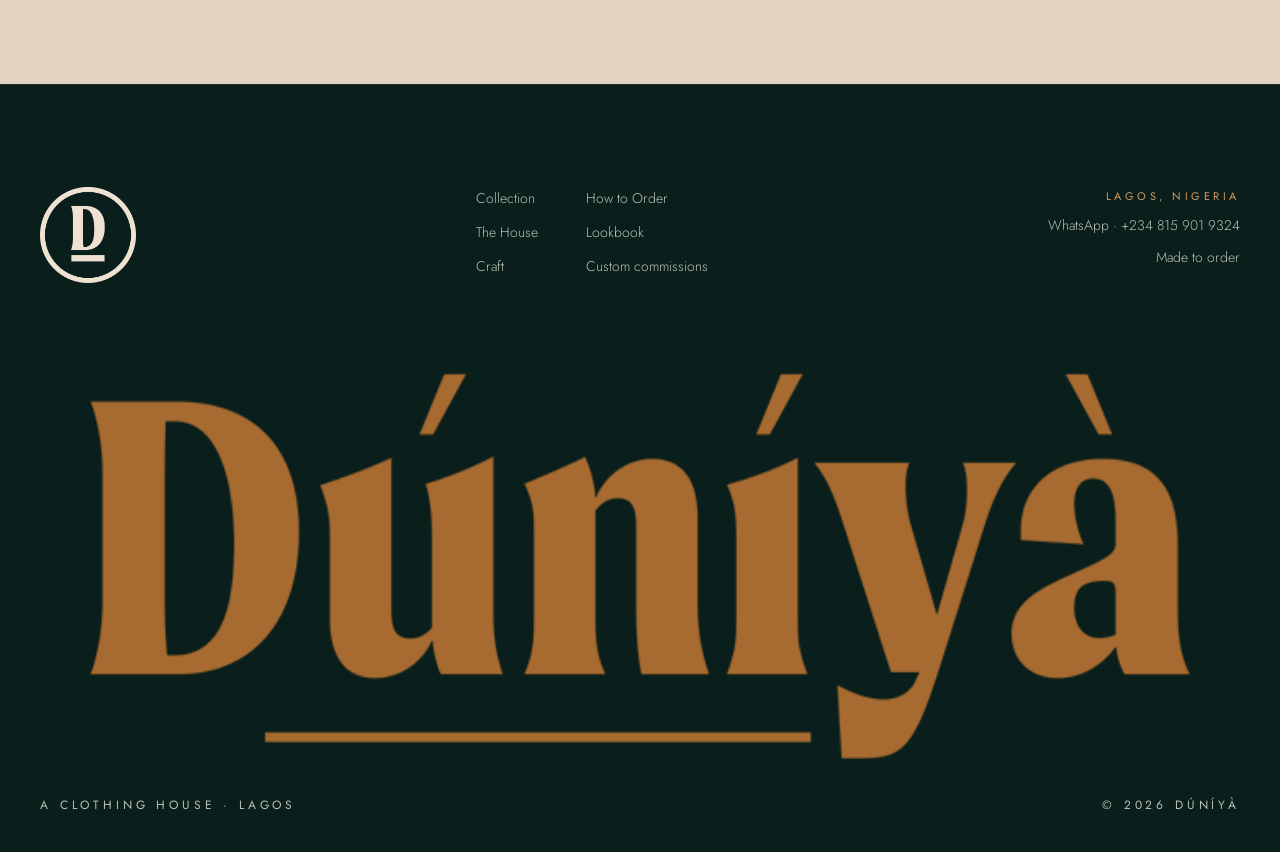
<file: order.html>
<!doctype html>
<html lang="en">
<head>
<meta charset="utf-8">
<meta name="viewport" content="width=device-width, initial-scale=1, viewport-fit=cover">
<meta http-equiv="Content-Security-Policy" content="default-src 'self'; script-src 'self'; style-src 'self' 'unsafe-inline'; img-src 'self' data:; font-src 'self'; connect-src 'self' https://script.google.com https://script.googleusercontent.com; form-action 'self'; base-uri 'self'; object-src 'none'; upgrade-insecure-requests">
<meta name="referrer" content="strict-origin-when-cross-origin">
<title>How to Order · DÚNÍYÀ</title>
<meta name="description" content="How to order from DÚNÍYÀ: choose a design, add your measurements and any changes, and order on WhatsApp or online.">
<meta name="theme-color" content="#0A1F1B">
<meta property="og:title" content="How to Order · DÚNÍYÀ">
<meta property="og:description" content="How to order from DÚNÍYÀ: choose a design, add your measurements and any changes, and order on WhatsApp or online.">
<meta property="og:image" content="assets/img/photos/wine_sandal.jpg">
<link rel="icon" type="image/png" href="assets/img/logo/seal-cream.png">
<link rel="preload" href="assets/fonts/gloock-latin-400-normal.woff2" as="font" type="font/woff2" crossorigin>
<link rel="preload" href="assets/fonts/jost-latin-300-normal.woff2" as="font" type="font/woff2" crossorigin>
<link rel="stylesheet" href="assets/css/styles.css">
</head>
<body>
<header class="nav">
  <div class="wrap">
    <nav class="nav-links nav-left label" aria-label="Primary">
      <a href="collection">Collection</a>
      <a href="order" aria-current="page">How to Order</a>
    </nav>
    <a class="brand" href="./" aria-label="Dúníyà home"><img src="assets/img/logo/seal-cream.png" alt="Dúníyà"></a>
    <div class="nav-right">
      <nav class="nav-links label" aria-label="Secondary">
        <a href="house">The House</a>
      </nav>
      <a class="btn" data-wa="general" href="order#whatsapp">WhatsApp</a>
      <button class="menu-btn" id="menuOpen" aria-label="Open menu"><span></span><span></span><span></span></button>
    </div>
  </div>
</header>

<div class="overlay" id="overlay" hidden role="dialog" aria-label="Menu">
  <div class="overlay-top">
    <img src="assets/img/logo/monogram-copper.png" alt="Dúníyà" style="width:auto">
    <button class="close" id="menuClose" aria-label="Close menu">×</button>
  </div>
  <nav>
    <a href="./">Home</a>
    <a href="collection">Collection</a>
    <a href="order" aria-current="page">How to Order</a>
    <a href="house">The House</a>
  </nav>
  <div class="overlay-foot label"><span>Lagos, Nigeria</span><a data-wa="general" href="order#whatsapp">WhatsApp us</a></div>
</div>

<main>
<section class="ph ph-split stone">
  <div class="ph-text" style="order:0">
    <span class="label">How to Order</span>
    <h1 class="ph-title" style="color:var(--forest)">Make it <em>yours.</em></h1>
    <p class="ph-lede">Every DÚNÍYÀ piece is made to your measurements. Choose a design, add your measurements and any changes, then send your order here or on WhatsApp.</p>
    <p style="display:flex;gap:14px;flex-wrap:wrap"><a class="btn" href="#enquire">Start your order</a><a class="btn ghost" data-wa="general" href="#whatsapp" style="color:var(--forest)">WhatsApp us</a></p>
  </div>
  <div class="ph-img"><img src="assets/img/photos/wine_sandal.jpg" alt="Seated man in wine trousers and striped sandals" style="object-position:50% 30%"></div>
</section>

<section class="day sec">
  <div class="wrap">
    <div>
        <span class="label">How ordering works</span>
        <ol class="steps five" style="margin-top:28px">
          <li class="step rv"><span class="n">1</span><h3>Choose</h3><p>Pick a design from the <a href="collection">collection</a> and see its price.</p></li>
          <li class="step rv"><span class="n">2</span><h3>Measure</h3><p>Enter your measurements, or ask us to help you measure.</p></li>
          <li class="step rv"><span class="n">3</span><h3>Customise</h3><p>Tell us about any change to fabric, colour, length or fit.</p></li>
          <li class="step rv"><span class="n">4</span><h3>Send</h3><p>Send your order with the form below or continue on WhatsApp.</p></li>
          <li class="step rv"><span class="n">5</span><h3>Confirm</h3><p>We confirm the details with you before your piece is made.</p></li>
        </ol>
    </div>
    <div class="price-list rv">
      <span class="label">Prices</span>
      <dl class="prices">
        <div><dt>Shirt or top</dt><dd>₦20,000</dd></div>
        <div><dt>Trousers</dt><dd>₦20,000</dd></div>
        <div><dt>Dress</dt><dd>₦35,000</dd></div>
        <div><dt>Any two-piece outfit</dt><dd>₦40,000</dd></div>
      </dl>
      <p class="note-line">The two-piece price applies to any two pieces ordered together. If a change you ask for affects the price, we confirm the extra cost with you before production.</p>
    </div>
  </div>
</section>

<section class="night sec grain" id="enquire">
  <div class="wrap enquire">
    <div class="enq-intro rv">
      <span class="label">Order form</span>
      <h2>Your <em class="c">order.</em></h2>
      <p>Fill in what you can. A person from DÚNÍYÀ will reply by WhatsApp or phone call to confirm your order before anything is made.</p>
      <p class="enq" id="enquiry" hidden></p>
      <figure class="enq-img"><img src="assets/img/photos/cafe_pocket.jpg" alt="Close-up of the patch pocket on the café-au-lait two-pocket shirt" loading="lazy"></figure>
    </div>
    <form class="eform" id="eform" novalidate>
      <div class="f-step"><span class="f-n">1</span><h3>The design</h3></div>
      <div class="field"><label for="f-design">Design</label><select id="f-design" name="design" required></select><span class="err" id="e-design"></span></div>
      <div class="field" id="pairField" hidden><label for="f-pair">Add a second piece? <i>optional</i></label><select id="f-pair" name="pair"></select><span class="hint">Any two pieces together are ₦40,000.</span></div>
      <div class="f-price" id="f-price" aria-live="polite"></div>

      <fieldset class="field" id="sizeField" hidden>
        <legend><span class="f-step-inline"><span class="f-n">2</span>Size and measurements</span></legend>
        <p class="hint" style="margin:0 0 6px">There is no approved standard size chart yet, so each piece is made from your own measurements.</p>
        <div class="opts">
          <label class="opt"><input type="radio" name="measure" value="enter" checked><span>I’ll enter my measurements</span></label>
          <label class="opt"><input type="radio" name="measure" value="help"><span>Please help me measure</span></label>
        </div>
        <div id="measWrap">
          <div class="opts unit" role="group" aria-label="Unit">
            <label class="opt"><input type="radio" name="unit" value="inches" checked><span>Inches</span></label>
            <label class="opt"><input type="radio" name="unit" value="cm"><span>Centimetres</span></label>
          </div>
          <div id="f-meas"></div>
          <p class="hint">Measure over light clothing with a soft tape. Leave any field you’re unsure of blank and we’ll go through it with you.</p>
        </div>
        <span class="err" id="e-measure"></span>
      </fieldset>

      <fieldset class="field">
        <legend><span class="f-step-inline"><span class="f-n">3</span>Customisation <i>optional</i></span></legend>
        <div class="opts">
          <label class="opt"><input type="checkbox" name="custom" value="Fabric or colour"><span>Fabric or colour</span></label>
          <label class="opt"><input type="checkbox" name="custom" value="Length"><span>Length</span></label>
          <label class="opt"><input type="checkbox" name="custom" value="Fit"><span>Fit</span></label>
          <label class="opt"><input type="checkbox" name="custom" value="Other design change"><span>Other change</span></label>
        </div>
        <textarea id="f-custom" name="customdetail" rows="3" maxlength="600" placeholder="Describe the change, e.g. “trousers 2 inches longer” or “the dress in black”."></textarea>
        <span class="hint">Changes are subject to confirmation. If a change affects the price, we confirm the extra cost with you before production.</span>
      </fieldset>

      <div class="f-step"><span class="f-n">4</span><h3>Your details</h3></div>
      <div class="f-row two">
        <div class="field"><label for="f-name">Full name</label><input id="f-name" name="name" autocomplete="name" required maxlength="80"><span class="err" id="e-name"></span></div>
        <div class="field"><label for="f-phone">Phone / WhatsApp</label><input id="f-phone" name="phone" type="tel" autocomplete="tel" inputmode="tel" placeholder="0803 000 0000" required maxlength="30"><span class="err" id="e-phone"></span></div>
      </div>
      <div class="f-row two">
        <div class="field"><label for="f-email">Email <i>optional</i></label><input id="f-email" name="email" type="email" autocomplete="email" maxlength="120"><span class="err" id="e-email"></span></div>
        <div class="field"><label for="f-city">City</label><input id="f-city" name="city" autocomplete="address-level2" placeholder="Lagos" required maxlength="60"><span class="err" id="e-city"></span></div>
      </div>
      <fieldset class="field">
        <legend>How should we reach you?</legend>
        <div class="opts">
          <label class="opt"><input type="radio" name="contact" value="WhatsApp" checked><span>WhatsApp</span></label>
          <label class="opt"><input type="radio" name="contact" value="Call"><span>Phone call</span></label>
          <label class="opt"><input type="radio" name="contact" value="Either"><span>Either</span></label>
        </div>
      </fieldset>
      <div class="f-row two">
        <div class="field"><label for="f-needby">Needed by <i>optional</i></label><input id="f-needby" name="needby" type="date"><span class="hint">We will tell you whether this date is possible.</span></div>
        <div class="field hp" aria-hidden="true"><label for="f-website">Website</label><input id="f-website" name="website" tabindex="-1" autocomplete="off"></div>
      </div>
      <div class="field"><label for="f-message">Anything else <i>optional</i></label><textarea id="f-message" name="message" rows="3" maxlength="1000" placeholder="An occasion, a question, or details of a custom commission…"></textarea></div>
      <div class="f-foot">
        <p class="f-privacy">We use these details only to reply to your order. You can send reference photos once we are in touch on WhatsApp.</p>
        <div class="f-btns">
          <button class="btn" type="submit" id="f-submit">Send order</button>
          <button class="btn ghost" type="button" id="f-wa">Continue on WhatsApp</button>
        </div>
      </div>
      <p class="f-status" id="f-status" role="status" aria-live="polite"></p>
    </form>
    <div class="f-done" id="f-done" hidden tabindex="-1">
      <img src="assets/img/logo/seal-cream.png" alt="" width="64" height="64">
      <span class="label">Order received</span>
      <h2 id="d-title">Thank you.</h2>
      <p id="d-text"></p>
      <p class="d-ref" id="d-ref"></p>
      <a class="arrow" href="collection">Back to the collection</a>
    </div>
  </div>
</section>

<section class="night sec grain" id="whatsapp" style="padding-top:0">
  <div class="wrap">
    <div class="wa">
      <div>
        <span class="label">WhatsApp</span>
        <h2 style="margin-top:14px">Message DÚNÍYÀ</h2>
        <p>To order a specific design, use “Order on WhatsApp” on that design in the <a href="collection">collection</a>, or “Continue on WhatsApp” in the form above: your message will name the design and price. For anything else, choose a topic.</p>
        <div class="wa-topics">
          <a class="btn" data-wa="product" href="#whatsapp">A question about a design</a>
          <a class="btn ghost" data-wa="fabric" href="#whatsapp">A fabric or colour change</a>
          <a class="btn ghost" data-wa="measure" href="#whatsapp">Help with measurements</a>
          <a class="btn ghost" data-wa="commission" href="#whatsapp">A custom commission</a>
          <a class="btn ghost" data-wa="general" href="#whatsapp">Something else</a>
        </div>
      </div>
      <div class="wa-num">
        <span class="label">Our number</span>
        <div class="num">
          <code id="waNum">+234 815 901 9324</code>
          <button class="btn" id="copyBtn">Copy number</button>
        </div>
        <p class="toast" id="toast" aria-live="polite"></p>
      </div>
    </div>
  </div>
</section>

<section class="stone sec" id="faq">
  <div class="wrap two">
    <div class="rv">
      <span class="label">Questions</span>
      <h2 class="pull" style="margin-top:22px">Before you <em>order.</em></h2>
    </div>
    <div class="faq rv">
      <details><summary>How much does a design cost?</summary><p>Shirts and tops are ₦20,000, trousers ₦20,000, dresses ₦35,000, and any two-piece outfit ₦40,000. The two-piece price applies to any two pieces ordered together.</p></details>
      <details><summary>Are the designs in stock?</summary><p>Designs are made to order, so your piece is made after we confirm your order. We confirm availability and timing with you.</p></details>
      <details><summary>Do you have standard sizes?</summary><p>There is no standard size chart yet. Each piece is made from your measurements. If you’re unsure how to measure, choose “Please help me measure” and we’ll take you through it.</p></details>
      <details><summary>Can I change the fabric, colour, length or fit?</summary><p>Tell us the change in the order form or on WhatsApp. Changes are subject to confirmation. If a change affects the price, we confirm the extra cost with you before production.</p></details>
      <details><summary>How long does it take, and how is it delivered?</summary><p>Timing, payment and delivery arrangements are confirmed with you before the order goes ahead.</p></details>
      <details><summary>Can you make something that isn’t in the collection?</summary><p>Choose “custom commission” in the order form or message us on WhatsApp with a reference or your idea. We will tell you honestly whether we can make it and what it will cost.</p></details>
    </div>
  </div>
</section>
</main>
<footer>
  <div class="wrap">
    <div class="foot-top">
      <img class="seal" src="assets/img/logo/seal-cream.png" alt="">
      <nav class="foot-nav" aria-label="Footer">
        <a href="collection">Collection</a><a href="order">How to Order</a>
        <a href="house">The House</a><a href="lookbook">Lookbook</a>
        <a href="craft">Craft</a><a href="collection#custom-commissions">Custom commissions</a>
      </nav>
      <div class="foot-contact">
        <span class="label" style="color:var(--copper-soft)">Lagos, Nigeria</span>
        <a data-wa="general" href="order#whatsapp">WhatsApp · +234 815 901 9324</a>
        <span>Made to order</span>
      </div>
    </div>
    <img class="foot-wm" src="assets/img/logo/wordmark-copper.png" alt="Dúníyà">
    <div class="foot-row label">
      <span>A clothing house · Lagos</span>
      <span>© 2026 DÚNÍYÀ</span>
    </div>
  </div>
</footer>
<script src="assets/js/main.js"></script>
</body>
</html>
</file>
<file: assets/css/styles.css>
/* Brand fonts, served from this site (SIL Open Font License, see assets/fonts/LICENSES.txt) */
@font-face{font-family:"Gloock";font-style:normal;font-weight:400;font-display:swap;src:url("../fonts/gloock-latin-400-normal.woff2") format("woff2")}
@font-face{font-family:"Jost";font-style:normal;font-weight:300;font-display:swap;src:url("../fonts/jost-latin-300-normal.woff2") format("woff2")}
@font-face{font-family:"Jost";font-style:normal;font-weight:400;font-display:swap;src:url("../fonts/jost-latin-400-normal.woff2") format("woff2")}
@font-face{font-family:"Jost";font-style:normal;font-weight:500;font-display:swap;src:url("../fonts/jost-latin-500-normal.woff2") format("woff2")}
@font-face{font-family:"Cormorant Garamond";font-style:italic;font-weight:400;font-display:swap;src:url("../fonts/cormorant-garamond-latin-400-italic.woff2") format("woff2")}
@font-face{font-family:"Cormorant Garamond";font-style:italic;font-weight:500;font-display:swap;src:url("../fonts/cormorant-garamond-latin-500-italic.woff2") format("woff2")}

/* DÚNÍYÀ — shared styles for every page.
   Layout idea: forest nights, cream days, copper as the thread; photography leads every page. */
:root{
  /* Brand colours: values from the DÚNÍYÀ logo sheet / brand identity guidelines */
  --forest:#0E2D27; --forest-deep:#0A1F1B; --moss:#2E4A35; --wine:#901E26;
  --cream:#F0E2D2; --stone:#E2D3C0; --sand:#CFC3AE;
  --copper:#B87333; --copper-soft:#D49A63; --clay:#7A3418;
  --ink:#1C2420; --mute-dark:#5E6A5F; --mute-light:#B9C2B4;
  --display:"Gloock","Didot","Bodoni 72",Georgia,serif;
  --script:"Cormorant Garamond","Garamond",Georgia,serif;
  --body:"Jost","Futura","Avenir Next",system-ui,sans-serif;
  --gl:max(20px, env(safe-area-inset-left, 0px));
  --gr:max(20px, env(safe-area-inset-right, 0px));
  --ease:cubic-bezier(.2,.7,.2,1);
  color-scheme:dark;
}
*{box-sizing:border-box}
html{scroll-behavior:smooth}
body{margin:0;background:var(--forest-deep);color:var(--cream);font-family:var(--body);font-weight:300;font-size:16px;line-height:1.7;-webkit-font-smoothing:antialiased;overflow-x:hidden}
img{max-width:100%;display:block}
[hidden]{display:none!important}
a{color:inherit}
p{margin:0}
h1,h2,h3,h4{font-family:var(--display);font-weight:400;margin:0;line-height:.98;text-wrap:balance}
figure{margin:0}
:focus-visible{outline:1px solid var(--copper-soft);outline-offset:4px}
@media (prefers-reduced-motion:reduce){html{scroll-behavior:auto}*,*::before,*::after{animation:none!important;transition:none!important}}

.wrap{max-width:1240px;margin:0 auto;padding-left:var(--gl);padding-right:var(--gr)}
.wide{max-width:1520px;margin:0 auto;padding-left:var(--gl);padding-right:var(--gr)}
.label{font-family:var(--body);font-weight:400;font-size:11px;letter-spacing:.32em;text-transform:uppercase}
.script{font-family:var(--script);font-style:italic;font-weight:400}
em.c{font-family:var(--script);font-style:italic;color:var(--copper-soft)}
.day em.c{color:var(--copper)}
.sec{padding-block:clamp(72px,10vw,140px)}
.day{background:var(--cream);color:var(--ink)}
.day .label{color:var(--copper)}
.stone{background:var(--stone);color:var(--ink)}
.stone .label{color:var(--copper)}
.night{background:var(--forest-deep)}
.forest{background:var(--forest)}
.night .label,.forest .label{color:var(--copper-soft)}
.grain{position:relative;isolation:isolate}
.grain::after{content:"";position:absolute;inset:0;pointer-events:none;z-index:-1;opacity:.16;mix-blend-mode:overlay;
  background-image:url("data:image/svg+xml,%3Csvg xmlns='http://www.w3.org/2000/svg' width='220' height='220'%3E%3Cfilter id='n'%3E%3CfeTurbulence type='fractalNoise' baseFrequency='.85' numOctaves='3' stitchTiles='stitch'/%3E%3C/filter%3E%3Crect width='100%25' height='100%25' filter='url(%23n)'/%3E%3C/svg%3E")}

/* buttons & links */
.btn{display:inline-block;font-family:var(--body);font-size:11px;letter-spacing:.28em;text-transform:uppercase;font-weight:400;padding:14px 22px;border:1px solid var(--copper);background:var(--copper);color:var(--forest-deep);text-decoration:none;cursor:pointer;transition:background .25s,color .25s,border-color .25s}
.btn:hover{background:transparent;color:var(--copper-soft)}
.day .btn:hover,.stone .btn:hover{color:var(--copper)}
.btn.ghost{background:transparent;color:inherit;border-color:currentColor}
.btn.ghost:hover{border-color:var(--copper);color:var(--copper-soft)}
.day .btn.ghost:hover{color:var(--copper)}
.arrow{font-family:var(--body);font-size:11px;letter-spacing:.28em;text-transform:uppercase;text-decoration:none;display:inline-flex;align-items:center;gap:12px;padding-bottom:4px;border-bottom:1px solid var(--copper)}
.arrow::after{content:"→";letter-spacing:0;transition:transform .3s var(--ease)}
.arrow:hover::after{transform:translateX(6px)}

/* nav */
body::before{content:"";position:fixed;inset:0 0 auto;height:env(safe-area-inset-top,0px);z-index:60;background:var(--forest-deep)}
.nav{position:sticky;top:env(safe-area-inset-top,0px);z-index:50;background:color-mix(in srgb,var(--forest-deep) 90%,transparent);backdrop-filter:blur(10px);-webkit-backdrop-filter:blur(10px);border-bottom:1px solid rgba(244,237,226,.08)}
.nav .wrap{display:grid;grid-template-columns:1fr auto 1fr;align-items:center;gap:24px;padding-block:12px}
.nav-links{display:flex;gap:30px;align-items:center}
.nav-links a{text-decoration:none;color:var(--mute-light);transition:color .2s;position:relative;padding-block:6px}
.nav-links a:hover,.nav-links a[aria-current="page"]{color:var(--cream)}
.nav-links a[aria-current="page"]::after{content:"";position:absolute;left:0;right:.32em;bottom:0;height:1px;background:var(--copper)}
.nav-right{display:flex;justify-content:flex-end;gap:30px;align-items:center}
.brand{display:block;line-height:0;transition:transform .5s var(--ease)}
.brand img{width:56px;height:56px}
.brand:hover{transform:rotate(-10deg)}
.menu-btn{background:none;border:0;color:var(--cream);cursor:pointer;padding:8px;display:none;flex-direction:column;gap:6px;justify-self:end}
.menu-btn span{display:block;width:26px;height:1px;background:currentColor}

.overlay{position:fixed;inset:0;z-index:80;background:var(--forest-deep);display:flex;flex-direction:column;padding:calc(20px + env(safe-area-inset-top,0px)) var(--gr) calc(24px + env(safe-area-inset-bottom,0px)) var(--gl)}
.overlay-top{display:flex;justify-content:space-between;align-items:center}
.overlay-top img{width:48px;height:48px}
.close{background:none;border:0;color:var(--cream);font-size:32px;cursor:pointer;line-height:1;padding:6px}
.overlay nav{flex:1;display:flex;flex-direction:column;justify-content:center;align-items:center;gap:2px}
.overlay nav a{font-family:var(--display);font-size:clamp(40px,9vw,84px);text-decoration:none;line-height:1.12;padding:0 18px;transition:color .2s,background .2s}
.overlay nav a:hover,.overlay nav a[aria-current="page"]{background:var(--cream);color:var(--forest-deep)}
.overlay-foot{display:flex;justify-content:space-between;color:var(--mute-light);flex-wrap:wrap;gap:12px}

/* home hero */
.hero{position:relative;overflow:hidden;background:var(--clay);min-height:clamp(520px,calc(100vw * 9 / 16),920px)}
.hero>img{position:absolute;inset:0;width:100%;height:100%;max-width:none;object-fit:cover;object-position:60% 30%}
.hero-copy{position:absolute;left:0;top:0;bottom:0;width:42%;display:flex;flex-direction:column;justify-content:center;align-items:center;gap:22px;padding-left:var(--gl)}
.hero-copy h1{line-height:0}
.hero-copy h1 img{width:clamp(220px,28vw,460px);height:auto;filter:drop-shadow(0 2px 24px rgba(60,20,8,.25))}
.hero-copy p{font-weight:400;font-size:clamp(10px,.9vw,13px);letter-spacing:.5em;text-transform:uppercase;opacity:.85}
@media (prefers-reduced-motion:no-preference){
  .hero>img{animation:zoomIn 1.6s var(--ease) both}
  .hero-copy{animation:fadeUp 1.2s .5s var(--ease) both}
}
@keyframes zoomIn{from{transform:scale(1.06)}to{transform:none}}
@keyframes fadeUp{from{transform:translateY(14px);opacity:0}to{transform:none;opacity:1}}

/* sub-page heroes */
.ph{position:relative;overflow:hidden}
.ph-title{font-size:clamp(64px,11vw,168px);letter-spacing:-.01em}
.ph-title em{font-family:var(--script);font-style:italic;color:var(--copper-soft)}
.ph-lede{font-size:clamp(17px,1.5vw,20px);max-width:46ch;color:var(--mute-light)}
.day .ph-lede,.stone .ph-lede{color:var(--mute-dark)}

/* split hero: big image + text */
.ph-split{display:grid;grid-template-columns:1fr 1fr;min-height:clamp(560px,78vh,860px)}
.ph-split .ph-img{position:relative;overflow:hidden;min-height:420px}
.ph-split .ph-img img{position:absolute;inset:0;width:100%;height:100%;object-fit:cover}
.ph-split .ph-text{display:flex;flex-direction:column;justify-content:flex-end;gap:28px;padding:clamp(40px,6vw,96px) var(--gr) clamp(40px,6vw,96px) clamp(28px,5vw,80px)}

/* full-bleed image hero with overlay title */
.ph-bleed{min-height:clamp(560px,82vh,900px);display:flex;align-items:flex-end}
.ph-bleed>img{position:absolute;inset:0;width:100%;height:100%;object-fit:cover}
.ph-bleed::before{content:"";position:absolute;inset:0;background:linear-gradient(0deg,rgba(10,31,27,.92) 0%,rgba(10,31,27,.35) 45%,rgba(10,31,27,.1) 70%);z-index:1}
.ph-bleed .wrap{position:relative;z-index:2;width:100%;padding-block:clamp(48px,7vw,96px);display:grid;gap:24px}

/* reveal */
.rv{transition:transform 1s var(--ease),opacity 1s var(--ease)}
.rv.pre{transform:translateY(24px);opacity:.25}

/* figure captions */
.cap{margin-top:12px;font-size:12px;letter-spacing:.06em;color:var(--mute-light);line-height:1.5}
.day .cap,.stone .cap{color:var(--mute-dark)}
.cap b{font-weight:400;letter-spacing:.24em;text-transform:uppercase;font-size:10px;color:var(--copper-soft);margin-right:10px}
.day .cap b,.stone .cap b{color:var(--copper)}
.ph-img-wrap{overflow:hidden}
.zoom img{transition:transform 1.4s var(--ease)}
.zoom:hover img{transform:scale(1.04)}

/* HOME: statement collage */
.statement{display:grid;grid-template-columns:repeat(12,1fr);gap:clamp(16px,2vw,28px);align-items:start}
.statement .st-text{grid-column:1 / span 6;display:grid;gap:28px;padding-top:clamp(20px,5vw,80px)}
.statement h2{font-size:clamp(40px,5.2vw,76px);color:var(--forest)}
.statement .st-a{grid-column:8 / span 5}
.statement .st-b{grid-column:6 / span 3;margin-top:clamp(-120px,-8vw,-40px);position:relative;z-index:2;border:10px solid var(--cream)}
.statement .st-a img,.statement .st-b img{width:100%;aspect-ratio:3/4;object-fit:cover}
.statement .prose{color:#3A443D;max-width:52ch;display:grid;gap:16px;font-size:17px}

/* HOME: horizontal rail */
.rail-head{display:flex;justify-content:space-between;align-items:end;gap:20px;flex-wrap:wrap;margin-bottom:clamp(28px,4vw,48px)}
.rail-head h2{font-size:clamp(48px,7vw,104px)}
.rail{display:grid;grid-auto-flow:column;grid-auto-columns:clamp(240px,26vw,360px);gap:clamp(14px,2vw,24px);overflow-x:auto;scroll-snap-type:x mandatory;padding-bottom:18px;padding-left:var(--gl);padding-right:var(--gr);scrollbar-width:thin;scrollbar-color:var(--copper) transparent}
.rail>a{scroll-snap-align:start;text-decoration:none;display:grid;gap:12px}
.rail img{width:100%;aspect-ratio:3/4;object-fit:cover}
.rail h3{font-size:26px}
.rail .label{font-size:10px}
.rail-ctrl{display:flex;gap:8px}
.rail-ctrl button{width:46px;height:46px;border:1px solid rgba(244,237,226,.3);background:transparent;color:var(--cream);cursor:pointer;font-size:18px;transition:border-color .2s,background .2s}
.rail-ctrl button:hover{border-color:var(--copper);background:rgba(184,115,51,.15)}

/* HOME: full-bleed split feature */
.feature{display:grid;grid-template-columns:1.1fr .9fr;min-height:clamp(560px,80vh,900px)}
.feature .f-img{position:relative;overflow:hidden;min-height:440px}
.feature .f-img img{position:absolute;inset:0;width:100%;height:100%;object-fit:cover}
.feature .f-text{display:flex;flex-direction:column;justify-content:center;gap:28px;padding:clamp(40px,6vw,96px) var(--gr) clamp(40px,6vw,96px) clamp(28px,5vw,88px)}
.feature h2{font-size:clamp(44px,5.6vw,84px)}
.feature .inset{width:min(260px,60%);aspect-ratio:3/4;object-fit:cover;margin-top:8px}
.feature.flip{grid-template-columns:.9fr 1.1fr}
.feature.flip .f-img{order:2}

/* HOME: mosaic */
.mosaic{display:grid;grid-template-columns:repeat(6,1fr);grid-auto-rows:clamp(90px,10vw,150px);gap:clamp(10px,1.4vw,18px)}
.mosaic figure{position:relative;overflow:hidden}
.mosaic img{width:100%;height:100%;object-fit:cover}
.m1{grid-column:1 / span 3;grid-row:span 4}
.m2{grid-column:4 / span 2;grid-row:span 2}
.m3{grid-column:6 / span 1;grid-row:span 3}
.m4{grid-column:4 / span 2;grid-row:span 2}
.m5{grid-column:6 / span 1;grid-row:span 1}

/* page link cards */
.doors{display:grid;grid-template-columns:repeat(4,1fr);gap:clamp(12px,1.6vw,20px)}
.door{position:relative;display:block;aspect-ratio:3/4.4;overflow:hidden;text-decoration:none;color:var(--cream)}
.door img{position:absolute;inset:0;width:100%;height:100%;object-fit:cover;transition:transform 1.2s var(--ease)}
.door::after{content:"";position:absolute;inset:0;background:linear-gradient(0deg,rgba(10,31,27,.85),rgba(10,31,27,0) 55%)}
.door span{position:absolute;left:20px;right:20px;bottom:20px;z-index:1;display:grid;gap:6px}
.door h3{font-size:clamp(28px,2.6vw,38px)}
.door:hover img{transform:scale(1.05)}

/* marquee */
.band{background:var(--moss);overflow:hidden;padding-block:26px;border-block:1px solid rgba(244,237,226,.1)}
.band-track{display:flex;gap:48px;white-space:nowrap;animation:slide 48s linear infinite;width:max-content}
.band-track span{font-family:var(--display);font-size:clamp(34px,5vw,64px);color:var(--cream)}
.band-track i{font-family:var(--script);color:var(--copper-soft);font-size:clamp(28px,4vw,52px)}
@keyframes slide{to{transform:translateX(-50%)}}

/* CTA band */
.cta-band{display:grid;grid-template-columns:1fr auto;gap:32px;align-items:center}
.cta-band h2{font-size:clamp(40px,6vw,88px)}

/* COLLECTION */
.col-hero{padding-block:clamp(56px,8vw,110px) clamp(32px,4vw,48px)}
.col-hero .wrap{display:grid;grid-template-columns:1.2fr .8fr;gap:32px;align-items:end}
.counts{display:flex;gap:clamp(20px,3vw,40px);flex-wrap:wrap}
.counts div{display:grid;gap:2px}
.counts strong{font-family:var(--display);font-weight:400;font-size:clamp(36px,4vw,56px);line-height:1;color:var(--cream);font-variant-numeric:tabular-nums}
.toolbar{position:sticky;top:calc(env(safe-area-inset-top,0px) + 81px);z-index:20;background:color-mix(in srgb,var(--forest-deep) 92%,transparent);backdrop-filter:blur(8px);-webkit-backdrop-filter:blur(8px);border-block:1px solid rgba(244,237,226,.08)}
.toolbar .wrap{display:flex;justify-content:space-between;align-items:center;gap:16px;padding-block:14px;flex-wrap:wrap}
.filters{display:flex;gap:8px;flex-wrap:wrap}
.chip{font-family:var(--body);font-size:11px;letter-spacing:.24em;text-transform:uppercase;padding:9px 16px;border:1px solid rgba(244,237,226,.22);background:transparent;color:var(--mute-light);cursor:pointer;transition:all .2s}
.chip:hover{border-color:var(--copper)}
.chip[aria-pressed="true"]{background:var(--cream);color:var(--forest-deep);border-color:var(--cream)}
.view-toggle{display:flex;gap:6px}
.lookgrid{display:grid;grid-template-columns:repeat(12,1fr);gap:clamp(16px,2vw,28px);align-items:start;padding-block:clamp(40px,5vw,64px) clamp(72px,9vw,120px)}
.lookgrid.compact{grid-template-columns:repeat(4,1fr)}
.lookgrid.compact .card{grid-column:auto!important;margin-top:0!important}
.lookgrid.filtered .card{grid-column:span var(--span,4);margin-top:0}
.lookgrid.filtered .card .photo{aspect-ratio:3/4}
.card{grid-column:span var(--span,4);display:grid;gap:14px;align-content:start;cursor:pointer;text-decoration:none;color:inherit;min-width:0}
.card.drop{margin-top:clamp(40px,6vw,96px)}
.card .photo{display:block;position:relative;aspect-ratio:3/4;overflow:hidden;background:var(--moss)}
.card.lg .photo{aspect-ratio:4/5}
.card .photo img{position:absolute;inset:0;width:100%;height:100%;object-fit:cover;transition:opacity .6s,transform 1.2s var(--ease)}
.card .photo .alt{opacity:0}
.card:hover .photo .alt,.card:focus-visible .photo .alt{opacity:1}
.card:hover .photo img{transform:scale(1.03)}
.card .tag{position:absolute;left:14px;top:14px;z-index:2;font-size:10px;letter-spacing:.26em;text-transform:uppercase;color:var(--forest-deep);background:var(--cream);padding:6px 10px}
.card .view{position:absolute;right:14px;bottom:14px;z-index:2;font-size:10px;letter-spacing:.26em;text-transform:uppercase;color:var(--cream);background:rgba(10,31,27,.72);padding:8px 12px;opacity:0;transform:translateY(6px);transition:all .35s var(--ease)}
.card:hover .view,.card:focus-visible .view{opacity:1;transform:none}
.card .meta{display:flex;justify-content:space-between;gap:12px}
.card .meta .label{color:var(--copper-soft);font-size:10px}
.card h3{font-size:clamp(24px,2.2vw,32px)}
.card p{color:var(--mute-light);font-size:14px;line-height:1.55}

/* lightbox */
.lb{position:fixed;inset:0;z-index:90;background:rgba(6,24,18,.96);display:grid;grid-template-columns:1.25fr .75fr;padding:env(safe-area-inset-top,0px) env(safe-area-inset-right,0px) env(safe-area-inset-bottom,0px) env(safe-area-inset-left,0px)}
.lb-media{position:relative;display:grid;grid-template-rows:1fr auto;gap:12px;padding:clamp(16px,3vw,40px);min-height:0}
.lb-main{position:relative;min-height:0}
.lb-main img{position:absolute;inset:0;width:100%;height:100%;object-fit:contain}
.lb-thumbs{display:flex;gap:10px;justify-content:center}
.lb-thumbs button{width:64px;height:84px;padding:0;border:1px solid transparent;background:none;cursor:pointer;opacity:.55;transition:all .2s}
.lb-thumbs button[aria-pressed="true"]{opacity:1;border-color:var(--copper)}
.lb-thumbs img{width:100%;height:100%;object-fit:cover}
.lb-info{background:var(--cream);color:var(--ink);padding:clamp(28px,4vw,56px);display:flex;flex-direction:column;gap:20px;overflow-y:auto}
.lb-info .label{color:var(--copper)}
.lb-info h2{font-size:clamp(48px,5vw,80px);color:var(--forest)}
.lb-info p{color:#3A443D}
.lb-info dl{margin:0;display:grid;grid-template-columns:auto 1fr;gap:10px 20px;border-top:1px solid var(--sand);padding-top:20px}
.lb-info dt{font-size:10px;letter-spacing:.26em;text-transform:uppercase;color:var(--copper);padding-top:4px}
.lb-info dd{margin:0;font-size:15px}
.lb-close{position:absolute;top:calc(14px + env(safe-area-inset-top,0px));right:calc(14px + env(safe-area-inset-right,0px));z-index:3;background:var(--forest-deep);border:1px solid rgba(244,237,226,.3);color:var(--cream);width:46px;height:46px;font-size:24px;cursor:pointer}
.lb-nav{display:flex;gap:8px;margin-top:auto;padding-top:12px}
.lb-nav button{flex:1;background:none;border:1px solid var(--sand);padding:12px;cursor:pointer;font-family:var(--body);font-size:11px;letter-spacing:.24em;text-transform:uppercase;color:var(--ink)}
.lb-nav button:hover{border-color:var(--copper)}

/* LOOKBOOK acts */
.act-head{display:grid;grid-template-columns:auto 1fr;gap:clamp(20px,4vw,60px);align-items:end;margin-bottom:clamp(32px,5vw,64px)}
.act-num{font-family:var(--display);font-size:clamp(90px,14vw,200px);line-height:.75;color:transparent;-webkit-text-stroke:1px rgba(212,154,99,.55)}
.day .act-num,.stone .act-num{-webkit-text-stroke:1px rgba(184,115,51,.6)}
.act-head h2{font-size:clamp(40px,5.5vw,80px)}
.act-head p{max-width:48ch;color:var(--mute-light);margin-top:14px}
.day .act-head p,.stone .act-head p{color:var(--mute-dark)}
.arrival{display:grid;grid-template-columns:repeat(12,1fr);gap:clamp(12px,1.6vw,22px);align-items:end}
.arrival .a1{grid-column:1 / span 6}
.arrival .a1 img{width:100%;aspect-ratio:4/5;object-fit:cover}
.arrival .a2{grid-column:7 / span 3;align-self:start}
.arrival .a3{grid-column:10 / span 3}
.arrival .a2 img,.arrival .a3 img{width:100%;aspect-ratio:3/4;object-fit:cover}
.presence{display:grid;grid-template-columns:repeat(5,1fr);gap:clamp(10px,1.2vw,16px)}
.presence figure:nth-child(even){margin-top:clamp(40px,6vw,90px)}
.presence img{width:100%;aspect-ratio:2/3.2;object-fit:cover}
.craftrow{display:grid;grid-template-columns:1.3fr 1fr 1fr;gap:clamp(10px,1.4vw,18px);align-items:start}
.craftrow img{width:100%;aspect-ratio:3/4;object-fit:cover}
.craftrow figure:first-child img{aspect-ratio:4/5}
.connection{display:grid;grid-template-columns:1fr 1fr;gap:clamp(16px,3vw,40px);align-items:start}
.connection figure:last-child{margin-top:clamp(60px,10vw,160px)}
.connection img{width:100%;aspect-ratio:3/4;object-fit:cover}
.movement{display:grid;grid-auto-flow:column;grid-auto-columns:clamp(260px,32vw,440px);gap:clamp(14px,2vw,24px);overflow-x:auto;scroll-snap-type:x mandatory;padding:0 var(--gr) 20px var(--gl);scrollbar-width:thin;scrollbar-color:var(--copper) transparent}
.movement figure{scroll-snap-align:start}
.movement img{width:100%;aspect-ratio:3/4;object-fit:cover}
.movement .step{font-family:var(--script);font-style:italic;font-size:22px;color:var(--copper-soft);margin-top:10px}
.opening{position:relative;min-height:clamp(560px,90vh,980px);display:flex;align-items:center;justify-content:center;text-align:center;overflow:hidden}
.opening>img{position:absolute;inset:0;width:100%;height:100%;object-fit:cover;object-position:50% 40%}
.opening::before{content:"";position:absolute;inset:0;background:radial-gradient(ellipse at center,rgba(10,31,27,.25),rgba(10,31,27,.85));z-index:1}
.opening .wrap{position:relative;z-index:2;display:grid;gap:26px;justify-items:center}
.opening h2{font-family:var(--script);font-style:italic;font-size:clamp(40px,6vw,88px);max-width:16ch;line-height:1.05}

/* HOUSE */
.pull{font-family:var(--display);font-size:clamp(34px,4.4vw,64px);line-height:1.04;color:var(--forest);max-width:20ch}
.pull em{font-family:var(--script);font-style:italic;color:var(--copper)}
.two{display:grid;grid-template-columns:1fr 1.25fr;gap:clamp(32px,6vw,96px);align-items:start}
.prose{display:grid;gap:20px;max-width:62ch;font-size:17px}
.day .prose,.stone .prose{color:#3A443D}
.prose strong{font-weight:500}
.values{display:grid;grid-template-columns:repeat(3,1fr);border-top:1px solid var(--sand)}
.value{padding:32px 28px 36px 0;border-bottom:1px solid var(--sand);min-width:0}
.value:not(:nth-child(3n+1)){padding-left:28px;border-left:1px solid var(--sand)}
.value .n{font-family:var(--display);font-size:44px;line-height:1;color:var(--copper)}
.value h3{font-size:clamp(26px,2.4vw,34px);color:var(--forest);margin:16px 0 10px}
.value p{color:var(--mute-dark);font-size:15px}
.triptych{display:grid;grid-template-columns:1fr 1.3fr 1fr;gap:clamp(8px,1vw,14px);align-items:center}
.triptych img{width:100%;aspect-ratio:3/4.2;object-fit:cover}
.triptych figure:nth-child(2) img{aspect-ratio:3/4}
.origin{position:relative;text-align:center;overflow:hidden}
.origin .year{font-family:var(--display);font-size:clamp(140px,28vw,380px);line-height:.8;color:transparent;-webkit-text-stroke:1px rgba(244,237,226,.2);position:absolute;inset:50% auto auto 50%;transform:translate(-50%,-50%);z-index:-1;pointer-events:none}
.origin h2{font-family:var(--script);font-style:italic;font-size:clamp(38px,5vw,68px);line-height:1.08;max-width:18ch;margin:22px auto 30px}
.origin p{max-width:60ch;margin:0 auto;color:var(--mute-light);font-size:17px}
.origin .seal{width:80px;height:80px;margin:0 auto}
.wv-list{list-style:none;margin:0;padding:0;counter-reset:w}
.wv-list li{counter-increment:w;display:grid;grid-template-columns:56px 1fr;gap:12px;padding:22px 0;border-bottom:1px solid var(--sand);font-family:var(--display);font-size:clamp(21px,2vw,28px);line-height:1.25;color:var(--forest)}
.wv-list li::before{content:counter(w,upper-roman);font-family:var(--body);font-size:11px;letter-spacing:.2em;color:var(--copper);padding-top:9px}
.rule-box{margin-top:32px;padding:28px 30px;background:var(--stone);border-left:2px solid var(--copper)}
.rule-box p{font-family:var(--script);font-style:italic;font-size:23px;line-height:1.35;color:var(--forest)}
.expr{display:grid;grid-template-columns:.9fr 1.1fr;gap:clamp(32px,6vw,96px);align-items:center}
.expr-imgs{display:grid;grid-template-columns:1fr 1fr;gap:12px}
.expr-imgs figure:last-child{margin-top:clamp(40px,6vw,80px)}
.expr-imgs img{width:100%;aspect-ratio:3/4;object-fit:cover}
.traits{display:flex;flex-wrap:wrap;gap:10px;margin-top:8px}
.traits span{border:1px solid rgba(244,237,226,.25);padding:8px 14px;font-size:12px;letter-spacing:.18em;text-transform:uppercase;color:var(--cream)}

/* CRAFT */
.annot{display:grid;grid-template-columns:1fr 1fr;gap:clamp(32px,5vw,80px);align-items:center}
.annot.flip .hot{order:2}
.hot{position:relative}
.hot img{width:100%;aspect-ratio:3/4;object-fit:cover}
.pin{position:absolute;width:30px;height:30px;margin:-15px 0 0 -15px;border-radius:50%;background:var(--cream);color:var(--forest-deep);border:0;font-family:var(--body);font-size:12px;font-weight:500;cursor:pointer;box-shadow:0 0 0 6px rgba(244,237,226,.25);transition:transform .25s,box-shadow .25s}
.pin:hover,.pin[aria-pressed="true"]{transform:scale(1.15);box-shadow:0 0 0 10px rgba(184,115,51,.35);background:var(--copper);color:var(--cream)}
@media (prefers-reduced-motion:no-preference){.pin{animation:pulse 2.6s ease-in-out infinite}}
@keyframes pulse{50%{box-shadow:0 0 0 12px rgba(244,237,226,.08)}}
.notes{list-style:none;margin:0;padding:0;display:grid;border-top:1px solid var(--sand)}
.notes li{display:grid;grid-template-columns:44px 1fr;gap:14px;padding:20px 0;border-bottom:1px solid var(--sand);transition:background .3s}
.notes li.on{background:rgba(184,115,51,.08)}
.notes .k{font-family:var(--display);font-size:28px;color:var(--copper);line-height:1}
.notes h3{font-size:24px;color:var(--forest);margin-bottom:6px}
.notes p{color:var(--mute-dark);font-size:15px}
.fabrics{display:flex;flex-wrap:wrap;gap:6px 22px;align-items:baseline}
.fabrics span{font-family:var(--display);font-size:clamp(34px,5vw,72px);line-height:1.1;color:var(--cream)}
.fabrics i{font-family:var(--script);font-size:clamp(20px,2.4vw,30px);color:var(--copper-soft)}
.principles{display:grid;grid-template-columns:repeat(3,1fr);gap:clamp(16px,2vw,28px)}
.principle{display:grid;gap:14px;align-content:start}
.principle img{width:100%;aspect-ratio:1;object-fit:cover}
.principle h3{font-size:28px;color:var(--forest)}
.principle p{color:var(--mute-dark);font-size:15px}
.process{display:grid;grid-template-columns:repeat(4,1fr);border-top:1px solid rgba(244,237,226,.15)}
.process div{padding:28px 24px 28px 0;min-width:0}
.process div+div{padding-left:24px;border-left:1px solid rgba(244,237,226,.15)}
.process h3{font-size:28px;margin:14px 0 10px}
.process p{color:var(--mute-light);font-size:15px}

/* ORDER */
.steps{display:grid;grid-template-columns:repeat(4,1fr);border-top:1px solid var(--sand)}
.step{padding:28px 24px 28px 0;min-width:0}
.step+.step{padding-left:24px;border-left:1px solid var(--sand)}
.step .n{font-family:var(--display);font-size:56px;line-height:1;color:var(--copper)}
.step h3{font-size:28px;color:var(--forest);margin:14px 0 10px}
.step p{color:var(--mute-dark);font-size:15px}
.wa{display:grid;grid-template-columns:1fr auto;gap:32px;align-items:center;padding:clamp(28px,4vw,48px);border:1px solid rgba(184,115,51,.5);background:linear-gradient(135deg,rgba(184,115,51,.12),transparent 60%)}
.wa h2{font-size:clamp(32px,4vw,52px)}
.wa p{color:var(--mute-light);margin-top:12px;max-width:52ch}
.wa .num{display:flex;gap:10px;align-items:center;flex-wrap:wrap;justify-content:flex-end}
.wa code{font-family:var(--body);font-size:20px;letter-spacing:.08em;user-select:all}
.toast{font-size:12px;color:var(--copper-soft);min-height:1.2em;text-align:right;margin-top:8px}
.enq{display:none;margin-top:14px;font-family:var(--script);font-style:italic;font-size:22px;color:var(--copper-soft)}
.enq.on{display:block}
.measure{display:grid;grid-template-columns:repeat(4,1fr);gap:0;border-top:1px solid var(--sand)}
.measure div{padding:18px 16px 18px 0;border-bottom:1px solid var(--sand);font-family:var(--display);font-size:22px;color:var(--forest)}
.measure div span{display:block;font-family:var(--body);font-size:12px;color:var(--mute-dark);margin-top:4px;letter-spacing:.02em}
.faq{border-top:1px solid var(--sand)}
.faq details{border-bottom:1px solid var(--sand)}
.faq summary{list-style:none;cursor:pointer;display:flex;justify-content:space-between;gap:20px;padding:24px 0;font-family:var(--display);font-size:clamp(22px,2.2vw,30px);color:var(--forest)}
.faq summary::-webkit-details-marker{display:none}
.faq summary::after{content:"+";font-family:var(--body);color:var(--copper);transition:transform .3s}
.faq details[open] summary::after{transform:rotate(45deg)}
.faq details p{padding:0 0 24px;max-width:64ch;color:#3A443D}

/* footer */
footer{background:var(--forest-deep);padding-block:clamp(64px,8vw,110px) 36px;border-top:1px solid rgba(244,237,226,.08);overflow:hidden}
.foot-top{display:grid;grid-template-columns:auto 1fr auto;gap:40px;align-items:start}
.foot-top .seal{width:96px;height:96px}
.foot-nav{display:grid;grid-template-columns:repeat(2,auto);gap:10px 48px;justify-content:center}
.foot-nav a{text-decoration:none;color:var(--mute-light);font-size:14px}
.foot-nav a:hover{color:var(--cream)}
.foot-contact{text-align:right;display:grid;gap:8px;color:var(--mute-light);font-size:14px}
.foot-wm{width:min(100%,1100px);height:auto;margin:clamp(48px,7vw,90px) auto 0;opacity:.9}
.foot-row{display:flex;justify-content:space-between;gap:20px;flex-wrap:wrap;color:var(--mute-light);margin-top:36px;font-size:12px}

/* responsive */
@media (max-width:1000px){
  .nav-links{display:none}
  .menu-btn{display:flex}
  .nav .nav-left{display:block;visibility:hidden}
  .nav-right .btn{display:none}
  .brand img{width:48px;height:48px}
  .toolbar{top:calc(env(safe-area-inset-top,0px) + 73px)}
  .doors{grid-template-columns:repeat(2,1fr)}
  .card,.lookgrid.filtered .card{grid-column:span 6}
  .card.drop{margin-top:0}
  .lookgrid.compact{grid-template-columns:repeat(3,1fr)}
  .presence{grid-template-columns:repeat(3,1fr)}
  .presence figure:nth-child(n+4){display:none}
  .values{grid-template-columns:1fr 1fr}
  .value,.value:not(:nth-child(3n+1)){padding:28px 20px 30px 0;border-left:0}
  .value:nth-child(even){padding-left:20px;border-left:1px solid var(--sand)}
  .steps,.process{grid-template-columns:1fr 1fr}
  .step:nth-child(3),.process div:nth-child(3){padding-left:0;border-left:0}
  .measure{grid-template-columns:repeat(2,1fr)}
  .lb{grid-template-columns:1fr;grid-template-rows:62vh auto;overflow-y:auto}
}
@media (max-width:760px){
  .hero{min-height:620px}
  .hero>img{object-position:52% 20%}
  .hero::after{content:"";position:absolute;inset:auto 0 0;height:55%;background:linear-gradient(0deg,rgba(90,34,14,.85),transparent)}
  .hero-copy{width:100%;top:auto;bottom:56px;padding:0 var(--gr) 0 var(--gl);z-index:1;gap:14px}
  .hero-copy h1 img{width:min(70vw,300px)}
  .ph-split,.feature,.feature.flip,.two,.annot,.expr,.col-hero .wrap,.cta-band,.wa,.foot-top{grid-template-columns:1fr}
  .feature.flip .f-img,.annot.flip .hot{order:0}
  .ph-split .ph-img{min-height:62vh}
  .statement .st-text,.statement .st-a,.statement .st-b{grid-column:1 / -1}
  .statement .st-a{grid-column:2 / -1}
  .statement .st-b{grid-column:1 / span 7;margin-top:-90px}
  .mosaic{grid-template-columns:repeat(2,1fr);grid-auto-rows:auto}
  .mosaic figure{grid-column:auto!important;grid-row:auto!important;aspect-ratio:3/4}
  .mosaic .m1{grid-column:1 / -1!important;aspect-ratio:4/5}
  .card,.lookgrid.filtered .card{grid-column:1 / -1}
  .lookgrid.compact{grid-template-columns:1fr 1fr}
  .arrival .a1{grid-column:1 / -1}
  .arrival .a2,.arrival .a3{grid-column:span 6}
  .presence{grid-template-columns:1fr 1fr}
  .presence figure:nth-child(n+4){display:block}
  .presence figure:nth-child(5){display:none}
  .craftrow{grid-template-columns:1fr 1fr}
  .craftrow figure:first-child{grid-column:1 / -1}
  .connection{grid-template-columns:1fr}
  .connection figure:last-child{margin-top:0}
  .triptych{grid-template-columns:1fr 1fr}
  .triptych figure:nth-child(2){grid-column:1 / -1;order:-1}
  .values,.steps,.process,.principles{grid-template-columns:1fr}
  .value,.value:nth-child(even),.step,.step+.step,.process div,.process div+div{padding:24px 0;border-left:0}
  .process div+div{border-top:1px solid rgba(244,237,226,.15)}
  .step+.step{border-top:1px solid var(--sand)}
  .wa .num,.toast{justify-content:flex-start;text-align:left}
  .foot-nav{justify-content:start}
  .foot-contact{text-align:left}
  .act-head{grid-template-columns:1fr}
  .doors{grid-template-columns:1fr 1fr}
}

/* ENQUIRY FORM */
.enquire{display:grid;grid-template-columns:.85fr 1.15fr;gap:clamp(32px,6vw,90px);align-items:start}
.enq-intro{display:grid;gap:22px;position:sticky;top:120px}
.enq-intro h2{font-size:clamp(40px,4.8vw,68px)}
.enq-intro p{color:var(--mute-light);max-width:42ch}
.enq-img img{width:min(340px,100%);aspect-ratio:4/5;object-fit:cover;margin-top:8px}
.eform,.f-done{background:var(--cream);color:var(--ink);padding:clamp(24px,4vw,52px);display:grid;gap:26px;min-width:0}
.f-row.two{display:grid;grid-template-columns:1fr 1fr;gap:24px}
.field{display:grid;gap:8px;min-width:0;border:0;margin:0;padding:0}
.field label,.field legend{font-size:10px;letter-spacing:.26em;text-transform:uppercase;color:var(--copper);padding:0;margin-bottom:2px}
.field i{font-style:normal;color:var(--mute-dark);letter-spacing:.1em;text-transform:none;font-size:11px;margin-left:4px}
.field input,.field textarea{font:inherit;font-size:17px;color:var(--ink);background:transparent;border:0;border-bottom:1px solid var(--sand);padding:10px 0;border-radius:0;width:100%;transition:border-color .2s}
.field textarea{border:1px solid var(--sand);padding:12px;resize:vertical;min-height:110px}
.field input::placeholder,.field textarea::placeholder{color:#A39C8E}
.field input:focus,.field textarea:focus{outline:none;border-color:var(--forest)}
.field input[type=date]{color-scheme:light}
.field.bad input{border-color:#A3262F}
.err{font-size:12px;color:#A3262F;min-height:0}
.opts{display:flex;flex-wrap:wrap;gap:8px}
.opt{position:relative;cursor:pointer}
.opt input{position:absolute;opacity:0;inset:0;margin:0;cursor:pointer}
.opt span{display:inline-block;padding:10px 16px;border:1px solid var(--sand);font-size:13px;color:var(--ink);transition:all .2s}
.opt:hover span{border-color:var(--copper)}
.opt input:checked+span{background:var(--forest);border-color:var(--forest);color:var(--cream)}
.opt input:focus-visible+span{outline:1px solid var(--copper);outline-offset:3px}
.looks .opt span{font-family:var(--display);font-size:17px;padding:8px 14px}
.hp{position:absolute!important;left:-9999px;width:1px;height:1px;overflow:hidden}
.f-foot{display:flex;justify-content:space-between;align-items:center;gap:16px;flex-wrap:wrap;border-top:1px solid var(--sand);padding-top:22px}
.f-privacy{font-size:12px;color:var(--mute-dark);max-width:34ch}
.eform .btn:hover{color:var(--copper)}
.eform .btn[disabled]{opacity:.6;cursor:progress}
.f-status{font-size:14px;color:#A3262F;min-height:1.2em;margin-top:-10px}
.f-done{background:var(--forest);color:var(--cream);text-align:center;justify-items:center;padding-block:clamp(48px,7vw,90px);border:1px solid rgba(240,226,210,.15)}
.f-done h2{font-size:clamp(40px,5vw,64px)}
.f-done p{color:var(--mute-light);max-width:44ch}
.d-ref{font-family:var(--display);font-size:28px;color:var(--copper-soft)!important}
@media (max-width:760px){
  .enquire{grid-template-columns:1fr}
  .enq-intro{position:static}
  .enq-img{display:none}
  .f-row.two{grid-template-columns:1fr}
}

/* THE SALON — cutout figures at three depths */
.salon{position:relative;overflow:hidden;height:clamp(560px,86vh,920px);color:var(--ink);user-select:none;-webkit-user-select:none;
  background:radial-gradient(120% 90% at 50% 38%,#F6F1E9 0%,#EDE5D9 58%,#E1D6C6 100%)}
.sl-stage{position:absolute;inset:0;cursor:grab;touch-action:pan-y}
.salon.dragging .sl-stage{cursor:grabbing}
.sl-floor{position:absolute;left:0;right:0;top:58%;bottom:0;background:linear-gradient(180deg,rgba(120,90,60,0),rgba(120,90,60,.07));pointer-events:none}
.sl-layer{position:absolute;inset:0;pointer-events:none;transition:filter .6s var(--ease),opacity .6s var(--ease)}
.sl-slot{position:absolute;left:0;will-change:transform}
.sl-layer.back .sl-slot{bottom:52%}
.sl-layer.mid .sl-slot{bottom:13%}
.sl-layer.front .sl-slot{bottom:-46%}
.sl-fig{display:block;position:relative;height:calc(var(--S) * var(--k) * var(--r));transform:translateX(-50%);background:none;border:0;padding:0;margin:0;color:inherit;font:inherit}
.sl-fig img{height:100%;width:auto;max-width:none;display:block;position:relative;z-index:1;pointer-events:none;-webkit-user-drag:none}
.sl-layer.back{--k:.27;filter:blur(2.5px) saturate(.85);opacity:.55}
.sl-layer.mid{--k:.52}
.sl-layer.front{--k:1.15;filter:blur(18px);opacity:.55}
.sl-layer.mid .sl-fig{pointer-events:auto;cursor:pointer}
.sl-layer.mid .sl-fig img{transition:transform .5s var(--ease)}
.sl-layer.mid .sl-fig:hover img,.sl-layer.mid .sl-fig:focus-visible img{transform:translateY(-8px) scale(1.025)}
.sl-layer.mid .sl-fig:focus-visible{outline:none}
.sl-layer.mid .sl-fig:focus-visible .sl-name{opacity:1}
.sl-shadow{position:absolute;left:12%;right:12%;bottom:-2.2%;height:5%;z-index:0;background:radial-gradient(50% 50% at 50% 50%,rgba(50,30,15,.32),rgba(50,30,15,0) 70%)}
.sl-name{position:absolute;left:50%;top:calc(100% + 18px);transform:translateX(-50%);white-space:nowrap;font-family:var(--script);font-style:italic;font-size:19px;color:var(--forest);opacity:0;transition:opacity .3s}
.sl-layer.mid .sl-fig:hover .sl-name{opacity:1}
.salon.dragging .sl-name{opacity:0!important}
.salon.closer-open .sl-layer{filter:blur(12px) saturate(.8);opacity:.3}
.sl-top{position:absolute;z-index:3;top:26px;left:var(--gl);right:var(--gr);display:flex;justify-content:space-between;align-items:baseline;gap:20px;pointer-events:none}
.sl-top a{pointer-events:auto}
.sl-top .label{color:var(--copper)}
.sl-title{font-family:var(--display);font-size:clamp(28px,3vw,40px);color:var(--forest);margin:0}
.sl-hint{position:absolute;z-index:3;left:0;right:0;bottom:22px;text-align:center;font-size:12px;letter-spacing:.06em;color:var(--mute-dark);pointer-events:none;transition:opacity .4s}
.salon.closer-open .sl-hint,.salon.closer-open .sl-top{opacity:0}

/* step closer */
.sl-closer{position:absolute;inset:0;z-index:5;display:grid;grid-template-columns:minmax(0,1fr) minmax(0,1fr) minmax(300px,380px);align-items:center;gap:clamp(16px,3vw,48px);padding:clamp(24px,4vw,56px) var(--gr) clamp(24px,4vw,56px) var(--gl);opacity:0;transition:opacity .4s var(--ease)}
.sl-closer.in{opacity:1}
.slc-text{display:grid;gap:18px;align-self:stretch;align-content:center;min-width:0}
.slc-label{color:var(--copper)}
.slc-text h2{font-size:clamp(44px,5.2vw,80px);color:var(--forest);line-height:.98}
.slc-line{color:#4A544C;max-width:34ch;font-size:16px}
.slc-view{justify-self:start;color:var(--forest)}
.slc-angles{display:flex;gap:8px;flex-wrap:wrap;margin-top:6px}
.slc-angles button{width:52px;height:72px;padding:4px;background:rgba(255,255,255,.45);border:1px solid transparent;cursor:pointer;transition:border-color .2s}
.slc-angles button[aria-pressed="true"]{border-color:var(--copper)}
.slc-angles img{width:100%;height:100%;object-fit:contain}
.slc-nav{display:flex;align-items:center;gap:18px;margin-top:auto;padding-top:20px;flex-wrap:wrap}
.slc-nav button{background:none;border:0;padding:6px 0;cursor:pointer;font-family:var(--script);font-style:italic;font-size:20px;color:var(--forest)}
.slc-nav button:hover{color:var(--copper)}
.slc-count{font-size:11px;letter-spacing:.2em;color:var(--mute-dark);font-variant-numeric:tabular-nums}
.slc-fig{position:relative;justify-self:center;align-self:end;height:calc(var(--S) * .86 * var(--r));margin-bottom:2%}
.slc-fig img{height:100%;width:auto;max-width:none;position:relative;z-index:1}
.sl-closer.in .slc-fig img,.slc-fig.swap img{animation:stepIn .7s var(--ease) both}
@keyframes stepIn{from{opacity:0;transform:translateY(24px) scale(.96)}to{opacity:1;transform:none}}
.slc-panel{background:rgba(246,241,233,.86);backdrop-filter:blur(14px);-webkit-backdrop-filter:blur(14px);border:1px solid rgba(207,195,174,.7);padding:24px;display:grid;gap:18px;align-self:center}
.slc-head{display:flex;justify-content:space-between;align-items:baseline}
.slc-count-pieces{font-family:var(--script);font-style:italic;font-size:20px;color:var(--forest)}
.slc-close{background:none;border:0;cursor:pointer;font-size:13px;color:var(--ink);padding:6px 0}
.slc-close:hover{color:var(--copper)}
.slc-list{list-style:none;margin:0;padding:0;border-top:1px solid var(--sand)}
.slc-list li{display:grid;gap:3px;padding:14px 0;border-bottom:1px solid var(--sand)}
.slc-list .lbl{font-size:10px;letter-spacing:.24em;text-transform:uppercase;color:var(--copper)}
.slc-list b{font-family:var(--display);font-weight:400;font-size:20px;color:var(--forest)}
.slc-list i{font-style:normal;font-size:13px;color:var(--mute-dark)}
.slc-enquire{text-align:center}
.slc-enquire:hover{color:var(--copper)!important}
.slc-note{font-size:12px;color:var(--mute-dark)}

@media (max-width:1000px){
  .sl-closer{grid-template-columns:minmax(0,1fr) minmax(0,1fr)}
  .slc-panel{grid-column:1 / -1;align-self:end}
}
@media (max-width:760px){
  .salon{height:clamp(540px,78vh,720px)}
  .sl-layer.mid{--k:.56}
  .sl-layer.back{--k:.25}
  .sl-layer.front{opacity:.35}
  .sl-hint{bottom:14px;font-size:11px}
  .sl-layer.mid .sl-slot{bottom:16%}
  .sl-name{opacity:1;font-size:16px}
  .sl-closer{position:fixed;z-index:95;inset:0;display:flex;flex-direction:column;align-items:stretch;gap:18px;overflow-y:auto;overscroll-behavior:contain;
    background:radial-gradient(120% 70% at 50% 25%,#F6F1E9,#E4DACB);padding:calc(16px + env(safe-area-inset-top,0px)) var(--gr) calc(28px + env(safe-area-inset-bottom,0px)) var(--gl)}
  .slc-fig{order:-1;height:calc(52vh * var(--r));align-self:center;flex:none}
  .slc-text{gap:12px}
  .slc-nav{margin-top:6px;padding-top:0}
  .slc-panel{order:2}
  .slc-close{position:fixed;top:calc(14px + env(safe-area-inset-top,0px));right:calc(14px + env(safe-area-inset-right,0px));z-index:2;background:var(--forest);color:var(--cream);padding:10px 14px}
}
@media (max-width:760px){.sl-top{flex-direction:column;gap:6px;top:18px}}


/* CATALOGUE (collection page) */
.subwrap{padding-bottom:12px}
.subwrap .filters:empty{display:none}
.chip.sm{font-size:10px;padding:7px 12px}
.catalogue-wrap{padding-bottom:clamp(64px,8vw,110px)}
.cat-group{padding-top:clamp(40px,5vw,64px)}
.cat-head{display:flex;justify-content:space-between;align-items:baseline;gap:16px;border-bottom:1px solid rgba(240,226,210,.15);padding-bottom:14px;margin-bottom:clamp(20px,3vw,32px)}
.cat-head h2{font-size:clamp(30px,3.4vw,46px)}
.cat-head .label{color:var(--mute-light)}
.pgrid{display:grid;grid-template-columns:repeat(3,minmax(0,1fr));gap:clamp(20px,2.4vw,34px) clamp(14px,2vw,28px)}
.pgrid.one{grid-template-columns:1fr}
.pcard{display:flex;flex-direction:column;gap:8px;min-width:0}
.pc-open{background:none;border:0;padding:0;margin:0;color:inherit;font:inherit;text-align:left;cursor:pointer}
.pcard .photo{display:block;position:relative;aspect-ratio:3/4;overflow:hidden;background:var(--moss);margin-bottom:6px}
.pcard .photo img{position:absolute;inset:0;width:100%;height:100%;object-fit:cover;transition:opacity .5s,transform 1s var(--ease)}
.pcard .photo .alt{opacity:0}
.pcard .pc-open:hover .photo .alt,.pcard .pc-open:focus-visible .photo .alt{opacity:1}
.pcard .pc-open:hover .photo img:not([style*="scale"]){transform:scale(1.02)}
.pc-cat{color:var(--copper-soft);font-size:10px}
.pcard h3{font-size:clamp(20px,1.7vw,24px);line-height:1.15}
.pc-name:hover{color:var(--copper-soft)}
.pc-desc{color:var(--mute-light);font-size:14px;line-height:1.55}
.pc-price{font-size:13px;letter-spacing:.04em;color:var(--cream)}
.pc-actions{display:flex;gap:14px;align-items:center;flex-wrap:wrap;margin-top:6px}
.pc-actions .btn{padding:12px 16px;font-size:10px}
.pc-more{font-size:11px;letter-spacing:.2em;text-transform:uppercase;border-bottom:1px solid var(--copper)!important;padding:4px 0!important;color:var(--cream)!important}
.pcard.commission{border:1px solid rgba(184,115,51,.45);background:linear-gradient(135deg,rgba(184,115,51,.12),transparent 60%)}
.cm-inner{display:grid;gap:16px;justify-items:start;padding:clamp(24px,4vw,48px);max-width:720px}
.cm-inner h3{font-size:clamp(28px,3vw,40px)}
.cm-inner p{color:var(--mute-light)}
.cm-inner .label{color:var(--copper-soft)}
.cm-inner .arrow{color:var(--cream)}

/* product detail additions */
.lb-info dt[hidden],.lb-info dd[hidden]{display:none}
.lb-info dd a{color:var(--forest)}
.lb-note{font-size:14px;line-height:1.6;color:#3A443D;background:var(--stone);padding:16px 18px;border-left:2px solid var(--copper)}
.lb-note b{font-weight:500;color:var(--forest)}
.lb-cta{display:flex;gap:18px;align-items:center;flex-wrap:wrap}
.lb-cta .arrow{color:var(--forest)}
.lb-how{font-size:12px;color:var(--mute-dark)}
.lb-info .btn:hover{color:var(--copper)}

/* home: three ways to order */
.ways{list-style:none;margin:0;padding:0;counter-reset:w;border-top:1px solid var(--sand)}
.ways li{counter-increment:w;display:grid;grid-template-columns:40px 1fr;gap:2px 10px;padding:14px 0;border-bottom:1px solid var(--sand)}
.ways li::before{content:counter(w,decimal-leading-zero);grid-row:span 2;font-family:var(--display);font-size:22px;color:var(--copper);line-height:1.1}
.ways b{font-family:var(--display);font-weight:400;font-size:21px;color:var(--forest)}
.ways span{font-size:14px;color:var(--mute-dark)}
.stone .btn.ghost:hover,.day .btn.ghost:hover{color:var(--copper)!important}

/* order page */
ol.steps{list-style:none;margin:0;padding:0}
.steps.five{grid-template-columns:repeat(5,minmax(0,1fr))}
.steps.five .step:nth-child(3){padding-left:24px;border-left:1px solid var(--sand)}
.note-line{margin-top:26px;font-size:14px;color:var(--mute-dark);max-width:70ch}
.wa p a{color:var(--copper-soft)}
.wa-topics{display:flex;flex-wrap:wrap;gap:10px;margin-top:22px}
.wa-topics .btn{padding:12px 16px;font-size:10px}
.wa-topics .btn.ghost{color:var(--cream)}
.wa-num{display:grid;gap:10px;justify-items:end}
.wa-num .label{color:var(--copper-soft)}
.hint{font-size:12px;color:var(--mute-dark)}
.opt-group{width:100%;font-size:10px;letter-spacing:.24em;text-transform:uppercase;color:var(--mute-dark);margin-top:6px}
.opt-group:first-child{margin-top:0}
.looks .opt span{font-family:var(--body);font-size:13px;padding:8px 12px}
.enq{display:block}
.enq[hidden]{display:none}
.overlay-foot a{text-decoration:none}
.foot-contact a{text-decoration:none;color:inherit}
.foot-contact a:hover{color:var(--cream)}
.sl-closer .slc-list a{text-decoration:none}
.slc-list i+i{color:var(--forest)}

@media (max-width:1000px){
  .pgrid{grid-template-columns:repeat(2,minmax(0,1fr))}
  .steps.five{grid-template-columns:repeat(2,minmax(0,1fr))}
  .steps.five .step{padding-left:0!important;border-left:0!important;border-top:1px solid var(--sand)}
  .steps.five .step:nth-child(even){padding-left:24px!important;border-left:1px solid var(--sand)!important}
}
@media (max-width:760px){
  .wa-num{justify-items:start}
  .steps.five{grid-template-columns:1fr}
  .steps.five .step,.steps.five .step:nth-child(even){padding:22px 0!important;border-left:0!important}
}
@media (max-width:520px){
  .pgrid{gap:22px 12px}
  .pcard h3{font-size:18px}
  .pc-desc{font-size:13px;display:-webkit-box;-webkit-line-clamp:3;-webkit-box-orient:vertical;overflow:hidden}
  .pc-actions{flex-direction:column;align-items:stretch;gap:10px}
  .pc-actions .btn{text-align:center;padding:12px 8px}
  .pc-more{align-self:flex-start}
  .cat-head{flex-direction:column;gap:4px}
}

/* ---------- launch: prices, order form, measurements ---------- */
.prices{display:grid;grid-template-columns:repeat(2,minmax(0,1fr));gap:0 28px;margin:0;border-top:1px solid var(--sand)}
.prices div{display:flex;justify-content:space-between;align-items:baseline;gap:12px;padding:14px 0;border-bottom:1px solid var(--sand)}
.prices dt{font-size:14px;color:var(--mute-dark)}
.prices dd{margin:0;font-family:var(--display);font-size:24px;color:var(--forest);white-space:nowrap}
.price-list{display:grid;gap:18px;margin-top:clamp(40px,5vw,64px);max-width:760px}
.price-list .note-line{margin-top:0}
.pc-price{font-family:var(--display);font-size:22px;letter-spacing:0;color:var(--copper-soft)}
.lb-price{font-family:var(--display);font-size:24px;color:var(--forest)}
#lbPair{margin:0 0 8px}
.lb-cta .btn.ghost{color:var(--forest)}
.pc-actions .pc-more{text-decoration:none}

.f-step{display:flex;align-items:center;gap:12px;margin-bottom:-8px}
.f-step h3{font-size:24px;color:var(--forest)}
.f-n{display:inline-grid;place-items:center;width:28px;height:28px;border:1px solid var(--copper);border-radius:50%;font-size:12px;color:var(--copper);flex:none}
.f-step-inline{display:inline-flex;align-items:center;gap:12px;font-family:var(--display);font-size:24px;letter-spacing:0;text-transform:none;color:var(--forest)}
.f-step-inline i{font-family:var(--body)}
.field select{font:inherit;font-size:17px;color:var(--ink);background:transparent;border:0;border-bottom:1px solid var(--sand);padding:10px 0;border-radius:0;width:100%;appearance:none;-webkit-appearance:none;
  background-image:linear-gradient(45deg,transparent 50%,var(--copper) 50%),linear-gradient(135deg,var(--copper) 50%,transparent 50%);background-position:calc(100% - 12px) 55%,calc(100% - 6px) 55%;background-size:6px 6px;background-repeat:no-repeat;padding-right:28px}
.field select:focus{outline:none;border-color:var(--forest)}
.field.bad select{border-color:#A3262F}
.f-price{display:grid;gap:4px;padding:16px 18px;background:var(--stone);border-left:2px solid var(--copper)}
.f-price b{font-family:var(--display);font-weight:400;font-size:28px;color:var(--forest)}
.f-price span{font-size:14px;color:#3A443D}
#measWrap{display:grid;gap:14px;margin-top:6px}
#measWrap[hidden]{display:none}
.opts.unit .opt span{padding:6px 12px;font-size:12px}
.m-block{display:grid;gap:8px;margin-top:6px}
.m-grid{display:grid;grid-template-columns:repeat(auto-fill,minmax(130px,1fr));gap:12px 18px}
.m-f{display:grid;gap:4px;font-size:12px;letter-spacing:.04em;text-transform:none!important;color:var(--mute-dark)!important}
.m-f input{font-size:17px}
.fieldset-note{font-size:12px}
#sizeField.bad .err{display:block}
.f-btns{display:flex;gap:12px;flex-wrap:wrap}
.eform .btn.ghost{color:var(--forest)}
.slc-together{font-family:var(--display);font-size:20px;color:var(--forest);margin:0}
.slc-together[hidden]{display:none}
.slc-order{color:var(--forest);justify-self:center}

/* WhatsApp button that stays in reach on phones */
.wa-float{display:none}
@media (max-width:760px){
  .prices{grid-template-columns:1fr}
  .f-btns{width:100%}
  .f-btns .btn{flex:1 1 100%;text-align:center}
  .wa-float{display:block;position:fixed;right:16px;bottom:calc(16px + env(safe-area-inset-bottom));z-index:40;padding:12px 18px;font-size:10px;box-shadow:0 6px 20px rgba(10,31,27,.35)}
  body:has(.lb:not([hidden])) .wa-float,body:has(.overlay:not([hidden])) .wa-float,body:has(.sl-closer:not([hidden])) .wa-float{display:none}
}
.pc-actions .pc-open.btn{background:var(--copper);border:1px solid var(--copper);color:var(--forest-deep);padding:12px 16px;text-align:center}
.pc-actions .pc-open.btn:hover{background:transparent;color:var(--copper-soft)}

/* step-closer: keep the figure whole and centred however long the title or panel is */
@media (min-width:761px){
  .sl-closer{grid-template-rows:minmax(0,1fr)}
  .slc-text{min-height:0;overflow:hidden}
  .slc-fig{max-height:100%;margin-bottom:0;display:flex;justify-content:center}
  .slc-fig img{height:100%;max-height:100%}
  .slc-panel{max-height:100%;overflow-y:auto;min-height:0}
  .slc-text h2.long{font-size:clamp(34px,3.4vw,56px);line-height:1.02}
}
/* wide screens: the figure stands in the true centre of the salon */
@media (min-width:1001px){
  .slc-fig{position:absolute;left:50%;bottom:clamp(24px,4vw,56px);transform:translateX(-50%);height:calc((var(--S) - clamp(48px,8vw,112px)) * var(--r))}
  .sl-closer{grid-template-columns:minmax(0,1fr) minmax(0,1fr) minmax(300px,380px)}
  .slc-text{grid-column:1}
  .slc-panel{grid-column:3}
}
/* tablets: the same full-screen, scrolling view as phones */
@media (min-width:761px) and (max-width:1000px){
  .sl-closer{position:fixed;z-index:95;inset:0;display:flex;flex-direction:column;align-items:stretch;gap:18px;overflow-y:auto;overscroll-behavior:contain;
    background:radial-gradient(120% 70% at 50% 25%,#F6F1E9,#E4DACB);padding:28px var(--gr) 36px var(--gl)}
  .slc-fig{order:-1;height:calc(58vh * var(--r));max-height:none;align-self:center;flex:none}
  .slc-text{overflow:visible;gap:12px;flex:none;min-height:auto}
  .slc-nav{margin-top:6px;padding-top:0}
  .slc-panel{order:2;max-height:none;overflow:visible;flex:none;align-self:stretch}
  .slc-close{position:fixed;top:14px;right:14px;z-index:2;background:var(--forest);color:var(--cream);padding:10px 14px}
}
@media (max-width:1000px){
  .slc-panel{backdrop-filter:none;-webkit-backdrop-filter:none;background:rgba(246,241,233,.94)}
  .slc-text h2.long{font-size:clamp(32px,7vw,48px);line-height:1.04}
}

/* ---------- brand guidelines page (unlisted) ---------- */
.b-toc{display:flex;flex-wrap:wrap;gap:10px 22px;margin-top:10px}
.b-toc a{color:var(--cream);text-decoration:none;border-bottom:1px solid rgba(240,226,210,.3);padding-bottom:3px}
.b-toc a:hover{color:var(--copper-soft)}
.brandpg h3{font-size:clamp(24px,2.2vw,32px)}
.day .brandpg h3,.brandpg .day h3,.brandpg .stone h3{color:var(--forest)}
.b-head{display:grid;grid-template-columns:auto 1fr;gap:clamp(16px,3vw,40px);align-items:end;margin-bottom:clamp(32px,4vw,56px)}
.b-head h2{font-size:clamp(40px,5.4vw,76px);margin-top:10px}
.day .b-head h2,.stone .b-head h2{color:var(--forest)}
.b-num{font-family:var(--display);font-size:clamp(56px,8vw,120px);line-height:.85;color:var(--copper)}
.b-marks{display:grid;grid-template-columns:repeat(3,minmax(0,1fr));gap:clamp(18px,2.4vw,32px)}
.b-markcard{display:grid;gap:12px;align-content:start}
.b-markcard p{color:var(--mute-dark);font-size:15px}
.bmark{margin:0;aspect-ratio:4/3;display:grid;place-items:center;position:relative}
.bmark img{max-width:52%;max-height:48%;width:auto;height:auto}
.bmark figcaption{position:absolute;left:12px;bottom:10px;font-size:10px;letter-spacing:.22em;text-transform:uppercase;color:inherit;opacity:.0}
.b-sub{margin-top:clamp(48px,6vw,88px);display:grid;gap:10px;max-width:64ch}
.b-sub p{color:var(--mute-dark)}
.b-grounds{display:grid;grid-template-columns:repeat(5,minmax(0,1fr));gap:12px;margin-top:22px}
.b-grounds .bmark{aspect-ratio:1}
.b-grounds .bmark figcaption{opacity:1;color:#9a8f80;mix-blend-mode:difference}
.b-two{display:grid;grid-template-columns:1fr 1fr;gap:clamp(28px,5vw,72px);margin-top:clamp(48px,6vw,88px)}
.b-two>div{display:grid;gap:14px;align-content:start}
.b-table{width:100%;border-collapse:collapse;font-size:14px}
.b-table th{font-size:10px;letter-spacing:.2em;text-transform:uppercase;color:var(--copper);text-align:left;font-weight:400;padding:8px 10px 8px 0;border-bottom:1px solid var(--sand)}
.b-table td{padding:12px 10px 12px 0;border-bottom:1px solid var(--sand);color:var(--ink);vertical-align:top}
.b-never{list-style:none;margin:0;padding:0;display:grid;gap:8px}
.b-never li{padding-left:26px;position:relative;font-size:15px}
.b-never li::before{content:"×";position:absolute;left:0;top:-2px;color:#A3262F;font-size:20px}
.night .b-never li{color:var(--cream)}
.b-photo{display:grid;grid-template-columns:1.2fr 1fr;gap:clamp(24px,4vw,56px);align-items:center;margin-top:clamp(48px,6vw,88px)}
.b-photo img{width:100%;aspect-ratio:16/10;object-fit:cover}
.b-photo>div{display:grid;gap:12px}
.b-photo p{color:var(--mute-dark)}
.b-photo b{color:var(--forest);font-weight:500}
.b-swatches{display:grid;grid-template-columns:repeat(4,minmax(0,1fr));gap:clamp(14px,2vw,24px)}
.bsw{display:grid;gap:12px;align-content:start}
.bsw-chip{aspect-ratio:1/1.05;border:1px solid rgba(240,226,210,.18);display:flex;flex-direction:column;justify-content:space-between;align-items:flex-start;padding:18px;cursor:pointer;font-family:var(--display);font-size:clamp(26px,2.6vw,38px);text-align:left}
.bsw-copy{font-family:var(--body);font-size:10px;letter-spacing:.24em;text-transform:uppercase;opacity:0;transition:opacity .2s}
.bsw-chip:hover .bsw-copy,.bsw-chip:focus-visible .bsw-copy{opacity:.8}
.bsw dl{margin:0;display:grid;gap:4px}
.bsw dl div{display:flex;justify-content:space-between;gap:10px;border-bottom:1px solid rgba(240,226,210,.12);padding:4px 0}
.bsw dt{font-size:10px;letter-spacing:.22em;color:var(--copper-soft)}
.bsw dd{margin:0;font-size:14px;font-variant-numeric:tabular-nums}
.bsw p{font-size:13px;color:var(--mute-light)}
.b-note{font-size:13px;color:var(--mute-light);margin-top:18px;max-width:72ch}
.b-note.dark{color:var(--mute-dark)}
.b-support{display:grid;grid-template-columns:repeat(4,minmax(0,1fr));gap:12px;margin-top:clamp(32px,4vw,56px)}
.b-support button{display:grid;gap:4px;text-align:left;padding:18px;border:0;cursor:pointer;font:inherit;min-height:120px;align-content:end}
.b-support b{font-family:var(--display);font-weight:400;font-size:22px}
.b-support span{font-size:13px;letter-spacing:.06em}
.b-support i{font-style:normal;font-size:12px;opacity:.75}
.b-prop{margin-top:clamp(40px,5vw,72px);display:grid;gap:14px}
.b-bar{display:flex;height:64px;overflow:hidden;border:1px solid rgba(240,226,210,.18)}
.b-bar span{display:flex;align-items:flex-end;padding:8px 10px;font-size:10px;letter-spacing:.18em;text-transform:uppercase;color:#F0E2D2;white-space:nowrap;overflow:hidden;min-width:0}
.b-pairs{display:grid;grid-template-columns:repeat(3,minmax(0,1fr));gap:12px;margin-top:14px}
.bpair{display:grid;grid-template-columns:auto 1fr;gap:2px 16px;align-items:center;padding:18px 20px;border:1px solid rgba(240,226,210,.14)}
.bpair .aa{grid-row:span 2;font-family:var(--display);font-size:46px;line-height:1}
.bpair .bp-r{font-size:15px;font-variant-numeric:tabular-nums}
.bpair .bp-v{font-size:10px;letter-spacing:.2em;text-transform:uppercase;opacity:.85}
.bpair.no .bp-v::before{content:"× "}
.b-faces{display:grid;grid-template-columns:repeat(3,minmax(0,1fr));gap:clamp(18px,2.4vw,36px)}
.b-face{display:grid;gap:12px;align-content:start;border-top:1px solid var(--sand);padding-top:18px}
.b-aa{font-size:clamp(80px,9vw,140px);line-height:1;color:var(--forest)}
.b-set{font-size:15px;line-height:1.6;color:var(--ink);word-break:break-all}
.b-face p:last-child{color:var(--mute-dark);font-size:14px}
.b-hier{display:grid;gap:26px;margin-top:clamp(40px,5vw,72px);border-top:1px solid var(--sand);padding-top:28px}
.b-hier>div{display:grid;gap:8px}
.b-lede{max-width:62ch;color:var(--mute-dark);font-size:17px;margin-bottom:clamp(28px,4vw,48px)}
.b-shots{display:grid;grid-template-columns:repeat(5,minmax(0,1fr));gap:12px}
.b-shots figure{margin:0}
.b-shots img{width:100%;aspect-ratio:3/4;object-fit:cover}
.b-shots .cap{font-size:12px;color:var(--mute-dark);margin-top:8px}
.b-env{display:grid;grid-template-columns:repeat(3,minmax(0,1fr));gap:clamp(18px,2.4vw,32px);margin-top:clamp(40px,5vw,64px)}
.b-env>div{display:grid;gap:8px;border-top:1px solid var(--sand);padding-top:16px}
.b-env p{color:var(--mute-dark);font-size:14px}
.b-pct{font-family:var(--display);font-size:48px;line-height:1;color:var(--forest)}
.b-pillars{list-style:none;margin:0;padding:0;display:grid;grid-template-columns:1fr 1fr;gap:16px}
.b-pillars li{display:grid;gap:2px;color:var(--mute-dark);font-size:14px}
.b-pillars b{font-family:var(--display);font-weight:400;font-size:22px;color:var(--forest)}
.b-tones{display:grid;grid-template-columns:repeat(4,minmax(0,1fr));gap:clamp(18px,2.4vw,32px)}
.b-tones>div{border-top:1px solid var(--sand);padding-top:16px;display:grid;gap:8px;align-content:start}
.b-tones p{color:var(--mute-dark);font-size:15px}
.b-words{font-size:15px;line-height:1.9;color:var(--ink)}
.b-words b{display:block;font-size:10px;letter-spacing:.24em;text-transform:uppercase;color:var(--copper);font-weight:400}
.b-words.no{color:var(--mute-dark)}
.b-words.no span{text-decoration:line-through;text-decoration-color:rgba(163,38,47,.5)}
.b-dl{display:flex;justify-content:space-between;align-items:center;gap:28px;flex-wrap:wrap;padding:clamp(24px,3vw,40px);border:1px solid rgba(184,115,51,.5);background:linear-gradient(135deg,rgba(184,115,51,.12),transparent 60%)}
.b-dl>div{display:grid;gap:10px;max-width:70ch}
.b-dl p{color:var(--mute-light);font-size:15px}
.b-dl b{color:var(--cream);font-weight:500}
.b-files{display:grid;grid-template-columns:repeat(6,minmax(0,1fr));gap:10px;margin-top:24px}
.b-file{display:grid;place-items:center;gap:8px;aspect-ratio:1;padding:14px;text-decoration:none;border:1px solid rgba(240,226,210,.12);position:relative}
.b-file img{max-width:62%;max-height:52%}
.b-file span{position:absolute;left:8px;right:8px;bottom:6px;font-size:9px;letter-spacing:.06em;color:#8d8577;overflow:hidden;text-overflow:ellipsis;white-space:nowrap;text-align:center}
.b-file:hover{outline:1px solid var(--copper)}
.b-gov{margin-top:clamp(40px,5vw,64px);display:grid;gap:10px;max-width:80ch}
.b-gov p{color:var(--mute-light);font-size:14px}
.b-gov b{color:var(--cream);font-weight:500}
.brandpg .toast{position:fixed;left:50%;bottom:24px;transform:translateX(-50%);background:var(--forest);color:var(--cream);padding:0 16px;z-index:60;text-align:center;line-height:40px;min-height:0}
.brandpg .toast:empty{display:none}
@media (max-width:1000px){
  .b-marks,.b-faces{grid-template-columns:1fr 1fr}
  .b-swatches,.b-support,.b-tones{grid-template-columns:1fr 1fr}
  .b-grounds{grid-template-columns:repeat(3,minmax(0,1fr))}
  .b-shots{grid-template-columns:repeat(3,minmax(0,1fr))}
  .b-files{grid-template-columns:repeat(4,minmax(0,1fr))}
  .b-pairs{grid-template-columns:1fr 1fr}
}
@media (max-width:760px){
  .b-marks,.b-faces,.b-two,.b-photo,.b-env{grid-template-columns:1fr}
  .b-grounds,.b-shots{grid-template-columns:1fr 1fr}
  .b-files{grid-template-columns:repeat(3,minmax(0,1fr))}
  .b-pairs{grid-template-columns:1fr}
  .b-bar span{font-size:8px;padding:6px}
  .b-table{font-size:13px}
}
</file>
